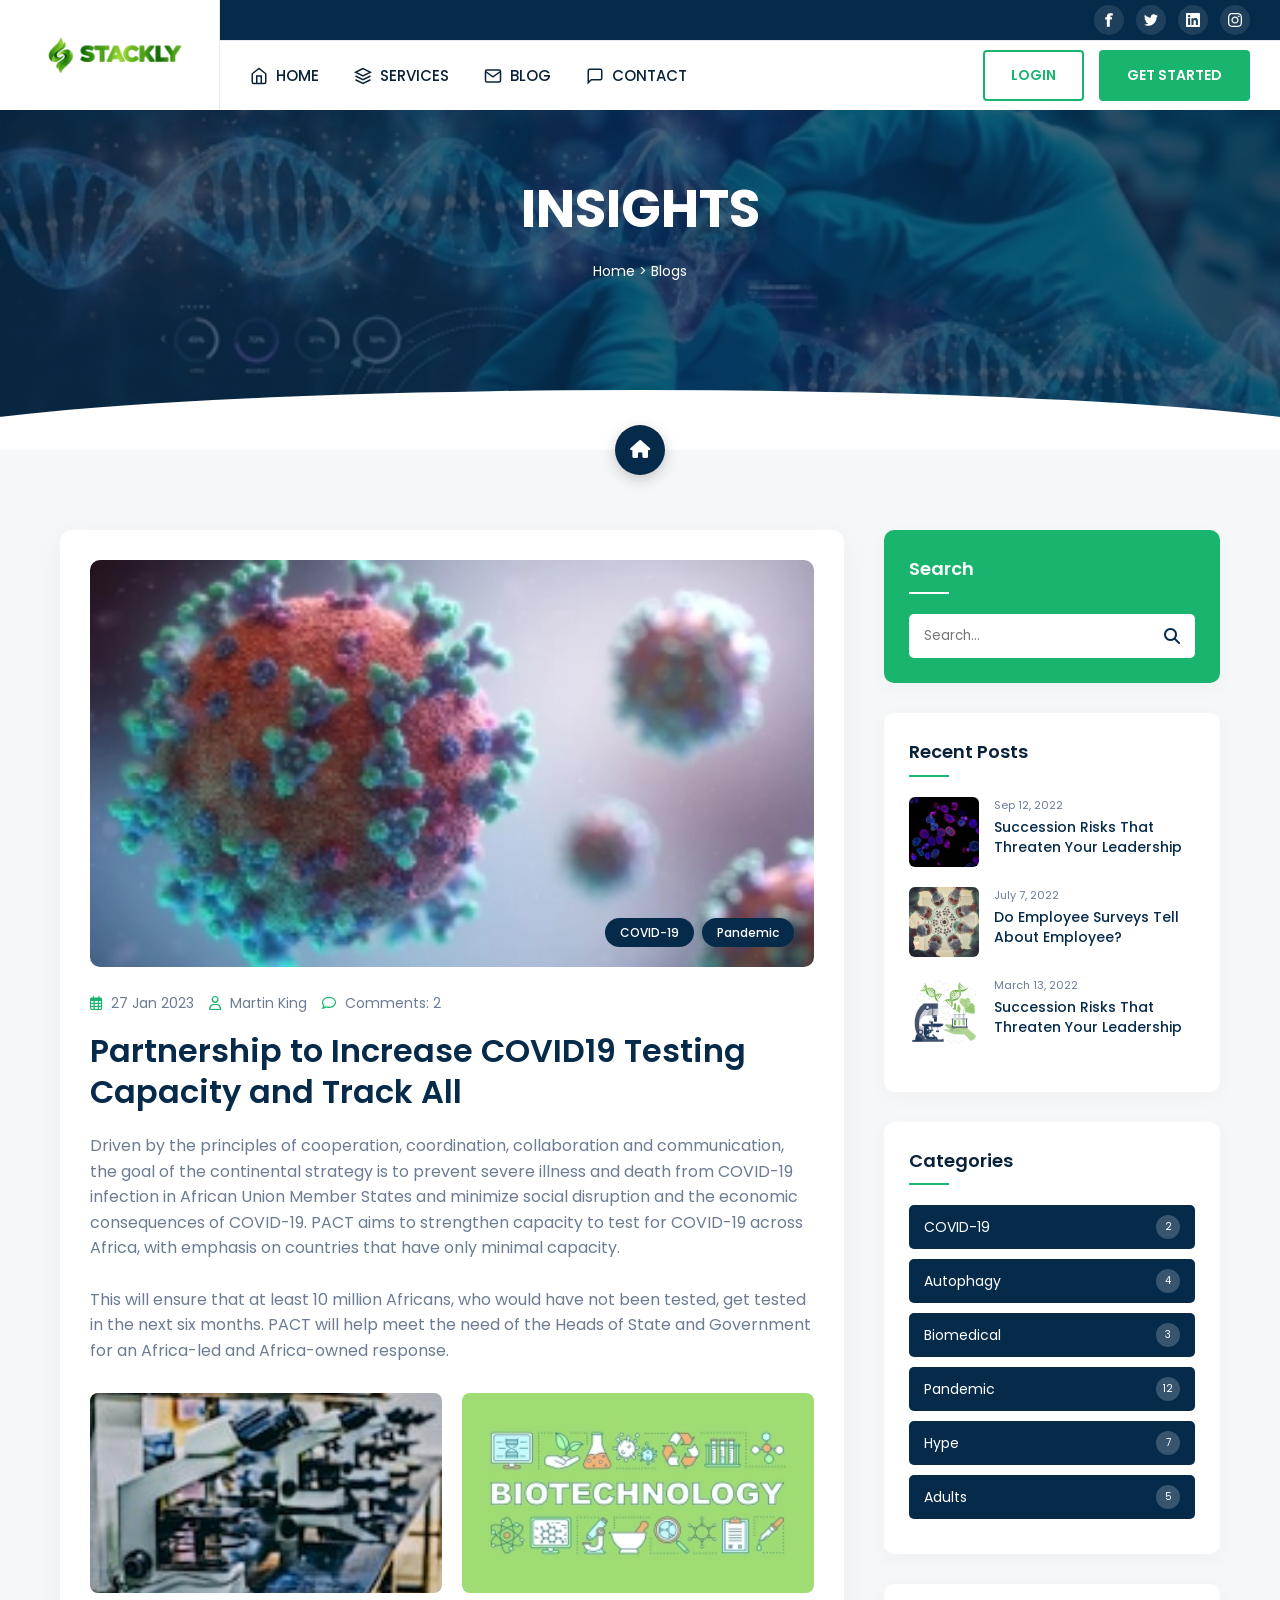
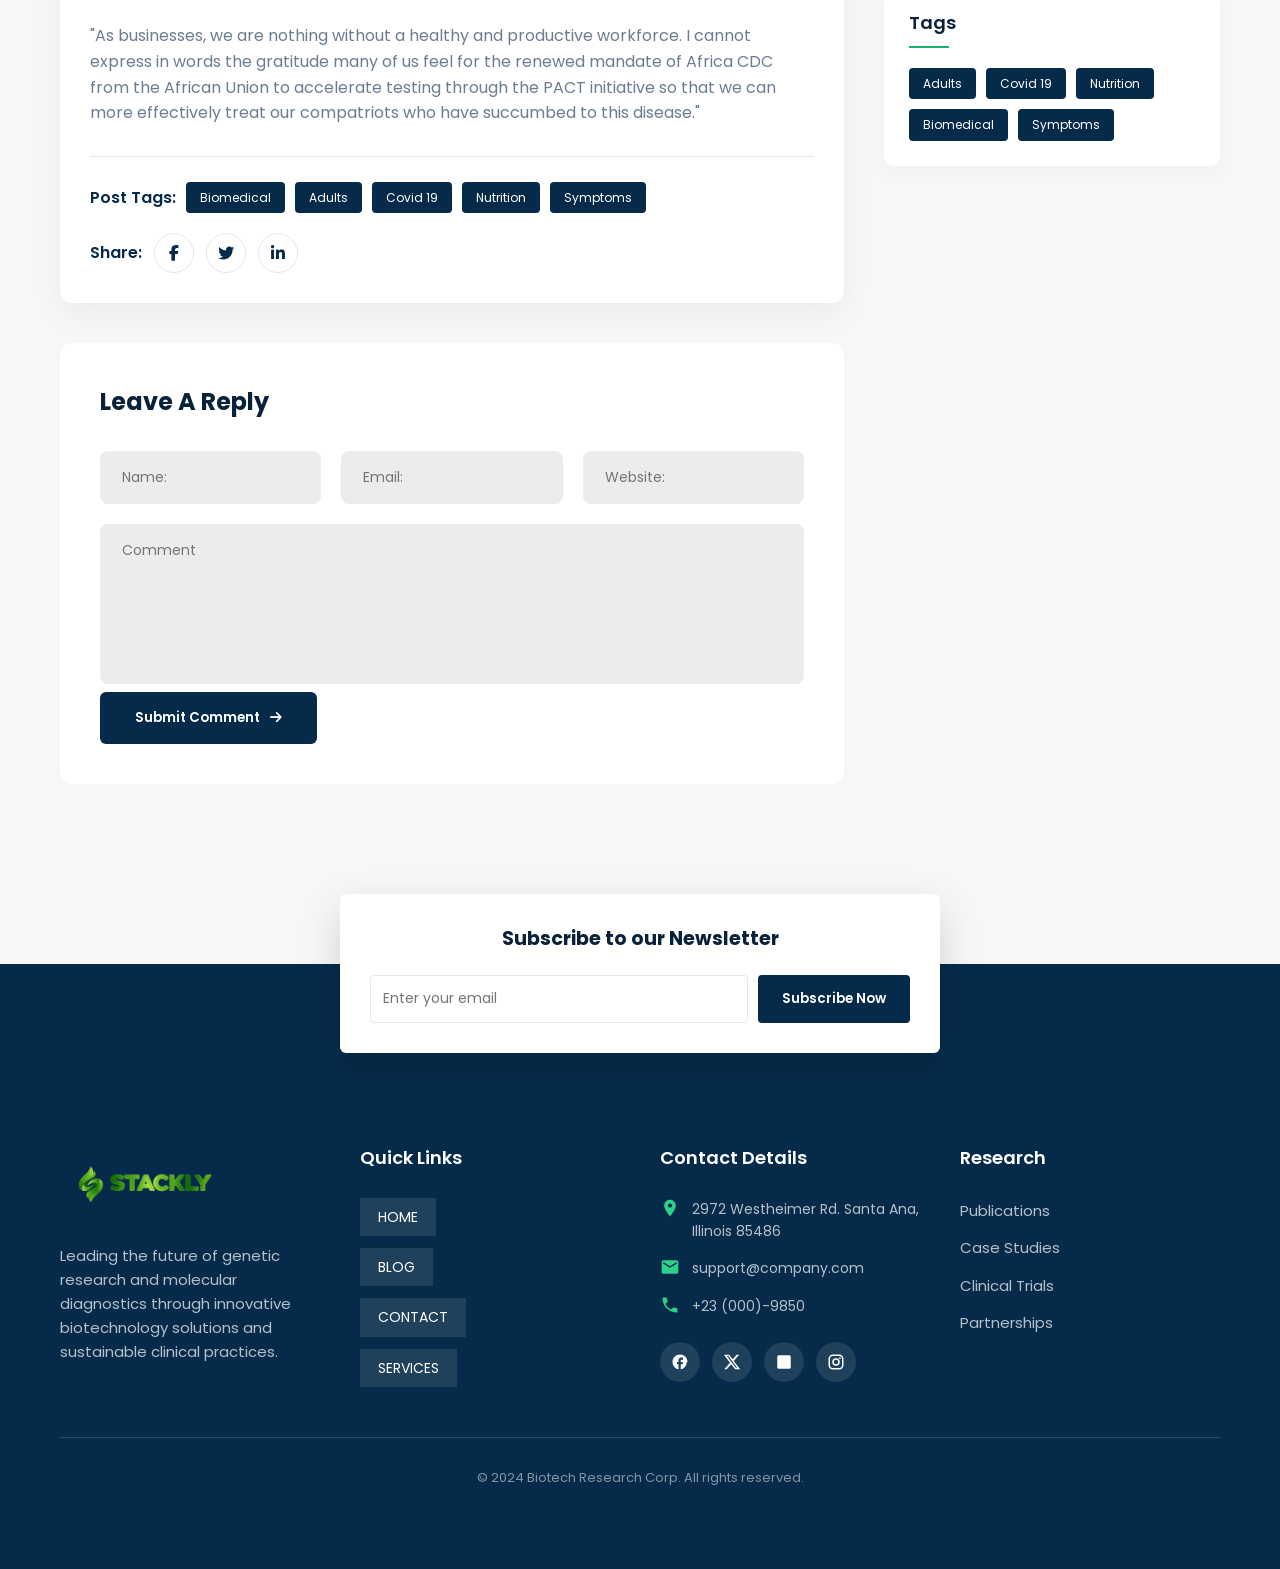
<file: blog.html>
<!doctype html>
<html lang="en">
  <head>
    <meta charset="UTF-8" />
    <meta name="viewport" content="width=device-width, initial-scale=1.0" />
    <title>Our Blog | Biotech Labs</title>
    <!-- Google Fonts: Poppins -->
    <link
      href="https://fonts.googleapis.com/css2?family=Poppins:wght@300;400;500;600;700&display=swap"
      rel="stylesheet"
    />
    <!-- Font Awesome for icons -->
    <link
      rel="stylesheet"
      href="https://cdnjs.cloudflare.com/ajax/libs/font-awesome/6.4.0/css/all.min.css"
    />
    <link rel="preconnect" href="https://fonts.googleapis.com" />
    <link rel="preconnect" href="https://fonts.gstatic.com" crossorigin />
    <link rel="stylesheet" href="./nav.css" />
    <link rel="stylesheet" href="./footer.css" />

    <style>
      :root {
        --navy-dark: #062b4a;
        --navy-deep: #071f3a;
        --navy-light: #0d3558;
        --green-primary: #19b56f;
        --green-hover: #15a362;
        --green-light: #2ed189;
        --teal-accent: #17c3b2;
        --bg-soft: #f5f7f9;
        --card-bg: #ffffff;
        --border-light: #e4e9f0;
        --text-dark: #0a2239;
        --text-light: #6b7c93;
        --text-white: #ffffff;
        --input-bg: #ececec;
        --transition: all 0.4s cubic-bezier(0.165, 0.84, 0.44, 1);
      }

      * {
        margin: 0;
        padding: 0;
        box-sizing: border-box;
      }

      body {
        font-family: "Poppins", sans-serif;
        background-color: var(--bg-soft);
        color: var(--text-dark);
        line-height: 1.6;
        overflow-x: hidden;
      }

      /* --- Global Animations --- */
      .reveal {
        opacity: 0;
        transform: translateY(30px);
        transition:
          opacity 0.8s ease-out,
          transform 0.8s ease-out;
      }

      .reveal.active {
        opacity: 1;
        transform: translateY(0);
      }

      .slide-right {
        opacity: 0;
        transform: translateX(40px);
        transition:
          opacity 0.8s ease-out,
          transform 0.8s ease-out;
      }

      .slide-right.active {
        opacity: 1;
        transform: translateX(0);
      }

      /* --- HERO BANNER --- */
      .hero {
        position: relative;
        height: 450px;
        width: 100%;
        background:
          linear-gradient(rgba(6, 43, 74, 0.75), rgba(6, 43, 74, 0.75)),
          url("./assets/bloghero.webp") center/cover no-repeat;
        display: flex;
        flex-direction: column;
        justify-content: center;
        align-items: center;
        text-align: center;
        color: var(--text-white);
      }

      .hero h1 {
        font-size: 52px;
        font-weight: 700;
        margin-bottom: 10px;
        opacity: 0;
        transform: translateY(20px);
      }

      .breadcrumb {
        font-size: 14px;
        font-weight: 400;
        opacity: 0;
        transform: translateY(20px);
      }

      /* Wave Divider */
      .hero-divider {
        position: absolute;
        bottom: 0;
        left: 0;
        width: 100%;
        height: 60px;
        background: #fff;
        clip-path: ellipse(60% 100% at 50% 100%);
      }

      .home-btn {
        position: absolute;
        bottom: -25px;
        left: 50%;
        transform: translateX(-50%);
        width: 50px;
        height: 50px;
        background: var(--navy-dark);
        color: white;
        border-radius: 50%;
        display: flex;
        align-items: center;
        justify-content: center;
        font-size: 18px;
        z-index: 10;
        box-shadow: 0 4px 15px rgba(0, 0, 0, 0.2);
        text-decoration: none;
        transition: transform 0.3s ease;
      }

      .home-btn:hover {
        transform: translateX(-50%) scale(1.1);
        background: var(--green-primary);
      }

      /* --- Layout --- */
      .container {
        max-width: 1200px;
        margin: 80px auto;
        padding: 0 20px;
        display: grid;
        grid-template-columns: 1fr;
        gap: 40px;
      }

      @media (min-width: 992px) {
        .container {
          grid-template-columns: 7fr 3fr;
        }
      }

      /* --- Blog Content Area --- */
      .blog-card {
        background: var(--card-bg);
        border-radius: 12px;
        box-shadow: 0 10px 30px rgba(0, 0, 0, 0.05);
        padding: 30px;
        margin-bottom: 40px;
      }

      .featured-img-wrapper {
        position: relative;
        width: 100%;
        border-radius: 10px;
        overflow: hidden;
        margin-bottom: 25px;
      }

      .featured-img-wrapper img {
        width: 100%;
        display: block;
        transition: transform 0.5s ease;
      }

      .featured-img-wrapper:hover img {
        transform: scale(1.05);
      }

      .badge-container {
        position: absolute;
        bottom: 20px;
        right: 20px;
        display: flex;
        gap: 8px;
      }

      .badge {
        background: var(--navy-dark);
        color: white;
        padding: 5px 15px;
        border-radius: 20px;
        font-size: 12px;
        font-weight: 500;
      }

      .post-meta {
        color: var(--text-light);
        font-size: 14px;
        margin-bottom: 15px;
        display: flex;
        gap: 15px;
        flex-wrap: wrap;
      }

      .post-meta span i {
        color: var(--green-primary);
        margin-right: 5px;
      }

      .blog-title {
        font-size: 32px;
        color: var(--navy-dark);
        font-weight: 600;
        margin-bottom: 20px;
        line-height: 1.3;
      }

      .blog-text {
        color: var(--text-light);
        margin-bottom: 25px;
        font-size: 16px;
      }

      .article-grid {
        display: grid;
        grid-template-columns: 1fr 1fr;
        gap: 20px;
        margin: 30px 0;
      }

      .article-grid img {
        width: 100%;
        border-radius: 8px;
        height: 200px;
        object-fit: cover;
      }

      /* --- Footer tags & Share --- */
      .post-footer {
        display: flex;
        justify-content: space-between;
        align-items: center;
        border-top: 1px solid var(--border-light);
        padding-top: 25px;
        margin-top: 30px;
        flex-wrap: wrap;
        gap: 20px;
      }

      .tags-group {
        display: flex;
        gap: 10px;
        flex-wrap: wrap;
        align-items: center;
      }

      .tag-pill {
        background: var(--navy-dark);
        color: white;
        padding: 6px 14px;
        border-radius: 4px;
        font-size: 12px;
        text-decoration: none;
        transition: var(--transition);
      }

      .tag-pill:hover {
        background: var(--green-primary);
      }

      .share-group {
        display: flex;
        gap: 12px;
        align-items: center;
      }

      .share-icon {
        width: 40px;
        height: 40px;
        border-radius: 50%;
        display: flex;
        justify-content: center;
        align-items: center;
        border: 1px solid var(--border-light);
        color: var(--navy-dark);
        transition: var(--transition);
        text-decoration: none;
      }

      .share-icon:hover {
        background: var(--navy-dark);
        color: white;
        border-color: var(--navy-dark);
      }

      /* --- Sidebar Widgets --- */
      .sidebar {
        display: flex;
        flex-direction: column;
        gap: 30px;
      }

      .widget {
        background: var(--card-bg);
        border-radius: 10px;
        padding: 25px;
        box-shadow: 0 5px 20px rgba(0, 0, 0, 0.03);
      }

      .widget-title {
        font-size: 18px;
        font-weight: 600;
        margin-bottom: 20px;
        position: relative;
        padding-bottom: 10px;
      }

      .widget-title::after {
        content: "";
        position: absolute;
        left: 0;
        bottom: 0;
        width: 40px;
        height: 2px;
        background: var(--green-primary);
      }

      /* Search Widget */
      .widget-search {
        background: var(--green-primary);
        color: white;
      }
      .widget-search .widget-title::after {
        background: white;
      }

      .search-container {
        position: relative;
        margin-top: 15px;
      }

      .search-container input {
        width: 100%;
        padding: 12px 40px 12px 15px;
        border-radius: 5px;
        border: none;
        font-family: inherit;
      }

      .search-container i {
        position: absolute;
        right: 15px;
        top: 50%;
        transform: translateY(-50%);
        color: var(--navy-dark);
      }

      /* Recent Posts */
      .recent-post-item {
        display: flex;
        gap: 15px;
        margin-bottom: 20px;
      }

      .recent-post-item img {
        width: 70px;
        height: 70px;
        border-radius: 6px;
        object-fit: cover;
      }

      .recent-post-info p {
        font-size: 11px;
        color: var(--text-light);
        margin-bottom: 4px;
      }

      .recent-post-info h4 {
        font-size: 14px;
        font-weight: 500;
        line-height: 1.4;
        color: var(--navy-dark);
      }

      /* Category List */
      .category-list {
        list-style: none;
      }

      .category-item {
        display: flex;
        justify-content: space-between;
        align-items: center;
        background: var(--navy-dark);
        color: white;
        padding: 10px 15px;
        border-radius: 5px;
        margin-bottom: 10px;
        font-size: 14px;
        /* cursor: pointer; */
        transition: var(--transition);
      }

      .category-item:hover {
        background: var(--green-primary);
      }

      .category-count {
        background: rgba(255, 255, 255, 0.2);
        width: 24px;
        height: 24px;
        border-radius: 50%;
        display: flex;
        justify-content: center;
        align-items: center;
        font-size: 10px;
      }

      /* --- Comment Form --- */
      .comment-section {
        background: var(--card-bg);
        border-radius: 12px;
        padding: 40px;
        margin-top: 40px;
      }

      .comment-section h3 {
        font-size: 24px;
        margin-bottom: 30px;
      }

      .form-row {
        display: grid;
        grid-template-columns: 1fr;
        gap: 20px;
        margin-bottom: 20px;
      }

      @media (min-width: 768px) {
        .form-row {
          grid-template-columns: 1fr 1fr 1fr;
        }
      }

      .form-group input,
      .form-group textarea {
        width: 100%;
        background: var(--input-bg);
        border: 2px solid transparent;
        padding: 14px 20px;
        border-radius: 8px;
        font-family: inherit;
        font-size: 14px;
        transition: var(--transition);
      }

      .form-group input:focus,
      .form-group textarea:focus {
        outline: none;
        border-color: var(--green-primary);
        background: white;
      }

      .form-group textarea {
        height: 160px;
        resize: none;
      }

      /* --- Custom Button with Bottom-to-Top Fill --- */
      .btn-submit {
        position: relative;
        background: var(--navy-dark);
        color: white;
        padding: 16px 35px;
        border: none;
        border-radius: 6px;
        font-weight: 600;
        cursor: pointer;
        overflow: hidden;
        z-index: 1;
        display: inline-flex;
        align-items: center;
        gap: 10px;
        transition: color 0.4s ease;
      }

      .btn-submit::before {
        content: "";
        position: absolute;
        bottom: 0;
        left: 0;
        width: 100%;
        height: 0%;
        background: var(--green-primary);
        transition: height 0.4s ease;
        z-index: -1;
      }

      .btn-submit:hover::before {
        height: 100%;
      }

      .btn-submit:hover {
        color: white;
      }

      /* Mobile Specifics */
      @media (max-width: 767px) {
        .hero h1 {
          font-size: 38px;
        }
        .article-grid {
          grid-template-columns: 1fr;
        }
        .blog-title {
          font-size: 24px;
        }
        .post-footer {
          flex-direction: column;
          align-items: flex-start;
        }
        .share-group {
          width: 100%;
          justify-content: flex-start;
          padding-top: 15px;
          border-top: 1px solid var(--border-light);
        }
      }
    </style>
  </head>
  <body>
    <header id="stklynav-header">
      <div class="stklynav-logo">
        <a href="./index.html"
          ><img
            src="./assets/logo.webp"
            alt="Stkly Logo"
            class="stklynav-logo-img"
        /></a>
      </div>

      <div class="stklynav-topbar">
        <div class="stklynav-marquee-container">
          <span class="stklynav-marquee-text"
            >Advancing biotechnology for healthier futures. &nbsp;&nbsp;&nbsp;
            Innovative solutions for a changing world. &nbsp;&nbsp;&nbsp;
            Leading the way in genetic research.</span
          >
        </div>
        <div class="stklynav-socials">
          <a href="./404.html" class="stklynav-social-icon"
            ><svg viewBox="0 0 24 24">
              <path
                d="M18.77,7.46H14.5v-1.9c0-.9.6-1.1,1-1.1h3V.5h-4.33c-4.8,0-5.87,3.6-5.87,5.87V7.46H5.47v3.83h2.83v12.21h5.05v-12.21h3.42l.52-3.83Z"
              /></svg
          ></a>
          <a href="./404.html" class="stklynav-social-icon"
            ><svg viewBox="0 0 24 24">
              <path
                d="M23.95,4.57c-.88.39-1.83.65-2.83.77,1.02-.61,1.79-1.58,2.16-2.72-.95.56-2.01.97-3.13,1.19-.9-.96-2.17-1.56-3.59-1.56-2.72,0-4.92,2.2-4.92,4.92,0,.39.04.76.13,1.12C7.69,8.09,4.07,6.13,1.64,3.16c-.42.73-.67,1.58-.67,2.48,0,1.71.87,3.22,2.19,4.1-.81-.03-1.56-.25-2.23-.61v.06c0,2.39,1.7,4.38,3.95,4.83-.41.11-.85.17-1.3.17-.32,0-.63-.03-.93-.09.63,1.96,2.45,3.39,4.6,3.43-1.68,1.32-3.8,2.1-6.1,2.1-.4,0-.79-.02-1.18-.07,2.18,1.39,4.76,2.21,7.55,2.21,9.05,0,14-7.5,14-14,0-.21,0-.42-.01-.63,1-.72,1.85-1.61,2.53-2.62Z"
              /></svg
          ></a>
          <a href="./404.html" class="stklynav-social-icon"
            ><svg viewBox="0 0 24 24">
              <path
                d="M22.23,0H1.77C.79,0,0,.77,0,1.72v20.56c0,.95.79,1.72,1.77,1.72h20.45c.98,0,1.77-.77,1.77-1.72V1.72c0-.95-.79-1.72-1.77-1.72ZM7.12,20.45h-3.56V9h3.56v11.45ZM5.34,7.43c-1.14,0-2.06-.92-2.06-2.06s.92-2.06,2.06-2.06,2.06.92,2.06,2.06-.92,2.06-2.06,2.06ZM20.45,20.45h-3.56v-5.57c0-1.33-.03-3.04-1.85-3.04-1.85,0-2.14,1.45-2.14,2.95v5.67h-3.56V9h3.42v1.56h.05c.48-.9,1.64-1.85,3.37-1.85,3.61,0,4.27,2.37,4.27,5.46v6.28Z"
              /></svg
          ></a>
          <a href="./404.html" class="stklynav-social-icon"
            ><svg viewBox="0 0 24 24">
              <path
                d="M12,2.16c3.2,0,3.58.01,4.85.07,1.17.05,1.81.25,2.23.41.56.22.96.48,1.38.9.42.42.68.82.9,1.38.16.42.36,1.06.41,2.23.06,1.27.07,1.65.07,4.85s-.01,3.58-.07,4.85c-.05,1.17-.25,1.81-.41,2.23-.22.56-.48.96-.9,1.38-.42.42-.82.68-1.38.9-.42.16-1.06.36-2.23.41-1.27.06-1.65.07-4.85.07s-3.58-.01-4.85-.07c-1.17-.05-1.81-.25-2.23-.41-.56-.22-.96-.48-1.38-.9-.42-.42-.68-.82-.9-1.38-.16-.42-.36-1.06-.41-2.23-.06-1.27-.07-1.65-.07-4.85s.01-3.58.07-4.85c.05-1.17.25-1.81.41-2.23.22-.56.48-.96.9-1.38.42-.42.82-.68,1.38-.9.42-.16,1.06-.36,2.23-.41,1.27-.06,1.65-.07,4.85-.07m0-2.16C8.74,0,8.33.01,7.05.07c-1.28.06-2.15.26-2.91.56-.79.31-1.45.71-2.11,1.38-.66.66-1.07,1.33-1.38,2.11-.29.76-.5,1.63-.56,2.91C.01,8.33,0,8.74,0,12s.01,3.67.07,4.95c.06,1.28.26,2.15.56,2.91.31.79.71,1.45,1.38,2.11.66.66,1.33,1.07,2.11,1.38.76.29,1.63.5,2.91.56,1.28.06,1.68.07,4.95.07s3.67-.01,4.95-.07c1.28-.06,2.15-.26,2.91-.56.79-.31,1.45-.71,2.11-1.38.66-.66,1.07-1.33,1.38-2.11.29-.76.5-1.63.56-2.91.06-1.28.07-1.68.07-4.95s-.01-3.67-.07-4.95c-.06-1.28-.26-2.15-.56-2.91-.31-.79-.71-1.45-1.38-2.11-.66-.66-1.33-1.07-2.11-1.38-.76-.29-1.63-.5-2.91-.56-1.28-.06-1.68-.07-4.95-.07Z"
              />
              <path
                d="M12,5.84c-3.4,0-6.16,2.76-6.16,6.16s2.76,6.16,6.16,6.16,6.16-2.76,6.16-6.16-2.76-6.16-6.16-6.16m0,10.16c-2.21,0-4-1.79-4-4s1.79-4,4-4,4,1.79,4,4-1.79,4-4,4Z"
              />
              <circle cx="18.41" cy="5.59" r="1.44" /></svg
          ></a>
        </div>
      </div>

      <div class="stklynav-main">
        <nav class="stklynav-menu">
          <a href="./index.html" class="stklynav-item"
            ><svg viewBox="0 0 24 24">
              <path d="M3 9l9-7 9 7v11a2 2 0 0 1-2 2H5a2 2 0 0 1-2-2z"></path>
              <polyline points="9 22 9 12 15 12 15 22"></polyline></svg
            ><span>HOME</span></a
          >
          <a href="./services.html" class="stklynav-item"
            ><svg viewBox="0 0 24 24">
              <polygon points="12 2 2 7 12 12 22 7 12 2"></polygon>
              <polyline points="2 17 12 22 22 17"></polyline>
              <polyline points="2 12 12 17 22 12"></polyline></svg
            ><span>SERVICES</span></a
          >
          <a href="./blog.html" class="stklynav-item"
            ><svg viewBox="0 0 24 24">
              <path
                d="M4 4h16c1.1 0 2 .9 2 2v12c0 1.1-.9 2-2 2H4c-1.1 0-2-.9-2-2V6c0-1.1.9-2 2-2z"
              ></path>
              <polyline points="22,6 12,13 2,6"></polyline></svg
            ><span>BLOG</span></a
          >
          <a href="./contact.html" class="stklynav-item"
            ><svg viewBox="0 0 24 24">
              <path
                d="M21 15a2 2 0 0 1-2 2H7l-4 4V5a2 2 0 0 1 2-2h14a2 2 0 0 1 2 2z"
              ></path></svg
            ><span>CONTACT</span></a
          >
        </nav>

        <div class="stklynav-actions">
          <a href="./login.html" class="stklynav-btn stklynav-btn-login"
            >LOGIN</a
          >
          <a href="./signup.html" class="stklynav-btn stklynav-btn-start"
            >GET STARTED</a
          >
        </div>

        <button class="stklynav-hamburger" id="stklynav-hamburger-btn">
          <svg
            width="28"
            height="28"
            viewBox="0 0 24 24"
            fill="none"
            stroke="currentColor"
            stroke-width="2"
            stroke-linecap="round"
            stroke-linejoin="round"
          >
            <line x1="3" y1="12" x2="21" y2="12"></line>
            <line x1="3" y1="6" x2="21" y2="6"></line>
            <line x1="3" y1="18" x2="21" y2="18"></line>
          </svg>
        </button>
      </div>
    </header>

    <!-- MOBILE OVERLAY REDESIGNED -->
    <div class="stklynav-mobile" id="stklynav-mobile-overlay">
      <div class="stklynav-mobile-header">
        <a href="./index.html">
          <img src="./assets/logo.webp" alt="Logo" class="stklynav-mobile-logo"
        /></a>
        <button class="stklynav-close" id="stklynav-close-btn">
          <svg
            width="24"
            height="24"
            viewBox="0 0 24 24"
            fill="none"
            stroke="currentColor"
            stroke-width="2"
            stroke-linecap="round"
            stroke-linejoin="round"
          >
            <line x1="18" y1="6" x2="6" y2="18"></line>
            <line x1="6" y1="6" x2="18" y2="18"></line>
          </svg>
        </button>
      </div>

      <nav class="stklynav-mobile-menu">
        <a href="./index.html" class="stklynav-mobile-item">
          <svg viewBox="0 0 24 24">
            <path d="M3 9l9-7 9 7v11a2 2 0 0 1-2 2H5a2 2 0 0 1-2-2z"></path>
            <polyline points="9 22 9 12 15 12 15 22"></polyline>
          </svg>
          HOME
        </a>
        <a href="./services.html" class="stklynav-mobile-item">
          <svg viewBox="0 0 24 24">
            <polygon points="12 2 2 7 12 12 22 7 12 2"></polygon>
            <polyline points="2 17 12 22 22 17"></polyline>
            <polyline points="2 12 12 17 22 12"></polyline>
          </svg>
          SERVICES
        </a>
        <a href="./blog.html" class="stklynav-mobile-item">
          <svg viewBox="0 0 24 24">
            <path
              d="M4 4h16c1.1 0 2 .9 2 2v12c0 1.1-.9 2-2 2H4c-1.1 0-2-.9-2-2V6c0-1.1.9-2 2-2z"
            ></path>
            <polyline points="22,6 12,13 2,6"></polyline>
          </svg>
          BLOG
        </a>
        <a href="./contact.html" class="stklynav-mobile-item">
          <svg viewBox="0 0 24 24">
            <path
              d="M21 15a2 2 0 0 1-2 2H7l-4 4V5a2 2 0 0 1 2-2h14a2 2 0 0 1 2 2z"
            ></path>
          </svg>
          CONTACT
        </a>
      </nav>

      <div class="stklynav-mobile-footer">
        <a href="./login.html" class="stklynav-btn stklynav-btn-login">LOGIN</a>
        <a href="./signup.html" class="stklynav-btn stklynav-btn-start"
          >GET STARTED</a
        >
      </div>
    </div>
    <!-- Hero Section -->
    <!-- <header class="hero">
      <div class="reveal">
        <h1>Our Blog</h1>
        <p>
          Home &nbsp;
          <i class="fas fa-chevron-right" style="font-size: 12px"></i> &nbsp;
          Blog
        </p>
      </div>

      <div class="wave-container">
        <svg viewBox="0 0 1440 120" xmlns="http://www.w3.org/2000/svg">
          <path
            d="M0,64L80,69.3C160,75,320,85,480,80C640,75,800,53,960,48C1120,43,1280,53,1360,58.7L1440,64L1440,120L1360,120C1280,120,1120,120,960,120C800,120,640,120,480,120C320,120,160,120,80,120L0,120Z"
          ></path>
        </svg>
      </div>
      <div class="floating-home">
        <i class="fas fa-home"></i>
      </div>
    </header> -->

    <section class="hero">
      <h1 class="reveal">INSIGHTS</h1>
      <div class="breadcrumb reveal">Home > Blogs</div>
      <div class="hero-divider"></div>
      <a href="./index.html" class="home-btn"><i class="fas fa-home"></i></a>
    </section>
    <div class="container">
      <!-- Main Blog Area -->
      <main class="content-area">
        <article class="blog-card reveal">
          <div class="featured-img-wrapper">
            <img src="./assets/b1.webp" alt="Covid Research" />
            <div class="badge-container">
              <span class="badge">COVID-19</span>
              <span class="badge">Pandemic</span>
            </div>
          </div>

          <div class="post-meta">
            <span><i class="far fa-calendar-alt"></i> 27 Jan 2023</span>
            <span><i class="far fa-user"></i> Martin King</span>
            <span><i class="far fa-comment"></i> Comments: 2</span>
          </div>

          <h2 class="blog-title">
            Partnership to Increase COVID19 Testing Capacity and Track All
          </h2>

          <div class="blog-text">
            <p>
              Driven by the principles of cooperation, coordination,
              collaboration and communication, the goal of the continental
              strategy is to prevent severe illness and death from COVID-19
              infection in African Union Member States and minimize social
              disruption and the economic consequences of COVID-19. PACT aims to
              strengthen capacity to test for COVID-19 across Africa, with
              emphasis on countries that have only minimal capacity.
            </p>
            <br />
            <p>
              This will ensure that at least 10 million Africans, who would have
              not been tested, get tested in the next six months. PACT will help
              meet the need of the Heads of State and Government for an
              Africa-led and Africa-owned response.
            </p>
          </div>

          <div class="article-grid">
            <img src="./assets/b2.webp" alt="Lab Work" />
            <img src="./assets/b6.webp" alt="Vaccine" />
          </div>

          <div class="blog-text">
            <p>
              "As businesses, we are nothing without a healthy and productive
              workforce. I cannot express in words the gratitude many of us feel
              for the renewed mandate of Africa CDC from the African Union to
              accelerate testing through the PACT initiative so that we can more
              effectively treat our compatriots who have succumbed to this
              disease."
            </p>
          </div>

          <div class="post-footer">
            <div class="tags-group">
              <span style="font-weight: 600; color: var(--navy-dark)"
                >Post Tags:</span
              >
              <a href="./404.html" class="tag-pill">Biomedical</a>
              <a href="./404.html" class="tag-pill">Adults</a>
              <a href="./404.html" class="tag-pill">Covid 19</a>
              <a href="./404.html" class="tag-pill">Nutrition</a>
              <a href="./404.html" class="tag-pill">Symptoms</a>
            </div>
            <div class="share-group">
              <span style="font-weight: 600; color: var(--navy-dark)"
                >Share:</span
              >
              <a href="./404.html" class="share-icon"
                ><i class="fab fa-facebook-f"></i
              ></a>
              <a href="./404.html" class="share-icon"
                ><i class="fab fa-twitter"></i
              ></a>
              <a href="./404.html" class="share-icon"
                ><i class="fab fa-linkedin-in"></i
              ></a>
            </div>
          </div>
        </article>

        <!-- Comment Form -->
        <section class="comment-section reveal">
          <h3>Leave A Reply</h3>
          <form id="commentForm" action="./404.html">
            <div class="form-row">
              <div class="form-group">
                <input type="text" placeholder="Name:" required />
              </div>
              <div class="form-group">
                <input type="email" placeholder="Email:" required />
              </div>
              <div class="form-group">
                <input type="text" placeholder="Website:" required />
              </div>
            </div>
            <div class="form-group">
              <textarea placeholder="Comment"></textarea>
            </div>
            <button type="submit" class="btn-submit">
              Submit Comment <i class="fas fa-arrow-right"></i>
            </button>
          </form>
        </section>
      </main>

      <!-- Sidebar -->
      <aside class="sidebar">
        <!-- Search Widget -->
        <div class="widget widget-search slide-right">
          <h3 class="widget-title">Search</h3>
          <div class="search-container">
            <input type="text" placeholder="Search..." />
            <i class="fas fa-search"></i>
          </div>
        </div>

        <!-- Recent Posts -->
        <div class="widget slide-right">
          <h3 class="widget-title">Recent Posts</h3>

          <div class="recent-post-item">
            <img src="./assets/b3.webp" alt="Recent 1" />
            <div class="recent-post-info">
              <p>Sep 12, 2022</p>
              <h4>Succession Risks That Threaten Your Leadership</h4>
            </div>
          </div>

          <div class="recent-post-item">
            <img src="./assets/b4.webp" alt="Recent 2" />
            <div class="recent-post-info">
              <p>July 7, 2022</p>
              <h4>Do Employee Surveys Tell About Employee?</h4>
            </div>
          </div>

          <div class="recent-post-item">
            <img src="./assets/b5.webp" alt="Recent 3" />
            <div class="recent-post-info">
              <p>March 13, 2022</p>
              <h4>Succession Risks That Threaten Your Leadership</h4>
            </div>
          </div>
        </div>

        <!-- Categories -->
        <div class="widget slide-right">
          <h3 class="widget-title">Categories</h3>
          <div class="category-list">
            <div class="category-item">
              COVID-19 <span class="category-count">2</span>
            </div>
            <div class="category-item">
              Autophagy <span class="category-count">4</span>
            </div>
            <div class="category-item">
              Biomedical <span class="category-count">3</span>
            </div>
            <div class="category-item">
              Pandemic <span class="category-count">12</span>
            </div>
            <div class="category-item">
              Hype <span class="category-count">7</span>
            </div>
            <div class="category-item">
              Adults <span class="category-count">5</span>
            </div>
          </div>
        </div>

        <!-- Tags Cloud -->
        <div class="widget slide-right">
          <h3 class="widget-title">Tags</h3>
          <div class="tags-group">
            <a href="./404.html" class="tag-pill">Adults</a>
            <a href="./404.html" class="tag-pill">Covid 19</a>
            <a href="./404.html" class="tag-pill">Nutrition</a>
            <a href="./404.html" class="tag-pill">Biomedical</a>
            <a href="./404.html" class="tag-pill">Symptoms</a>
          </div>
        </div>
      </aside>
    </div>
    <footer class="stklyfoot-footer">
      <div class="stklyfoot-container">
        <div class="stklyfoot-newsletter" id="stklyfoot-newsletter">
          <h3>Subscribe to our Newsletter</h3>
          <form class="stklyfoot-form" action="./404.html">
            <input
              type="email"
              class="stklyfoot-email"
              placeholder="Enter your email"
              required
            />
            <button class="stklyfoot-subscribe">Subscribe Now</button>
          </form>
        </div>

        <div class="stklyfoot-grid">
          <div class="stklyfoot-column stklyfoot-about">
            <a href="./index.html">
              <img src="./assets/logo.webp" alt="Logo" class="stklyfoot-logo"
            /></a>
            <p class="stklyfoot-description">
              Leading the future of genetic research and molecular diagnostics
              through innovative biotechnology solutions and sustainable
              clinical practices.
            </p>
          </div>

          <div class="stklyfoot-column stklyfoot-links">
            <h4 class="stklyfoot-heading">Quick Links</h4>
            <div class="stklyfoot-chips">
              <a href="./index.html" class="stklyfoot-chip">HOME</a>
              <a href="./blog.html" class="stklyfoot-chip">BLOG</a>
              <a href="./contact.html" class="stklyfoot-chip">CONTACT</a>
              <a href="./services.html" class="stklyfoot-chip">SERVICES</a>
            </div>
          </div>

          <div class="stklyfoot-column stklyfoot-contact">
            <h4 class="stklyfoot-heading">Contact Details</h4>

            <div class="stklyfoot-contact-item">
              <svg viewBox="0 0 24 24">
                <path
                  d="M12 2C8.13 2 5 5.13 5 9c0 5.25 7 13 7 13s7-7.75 7-13c0-3.87-3.13-7-7-7zm0 9.5c-1.38 0-2.5-1.12-2.5-2.5s1.12-2.5 2.5-2.5 2.5 1.12 2.5 2.5-1.12 2.5-2.5 2.5z"
                />
              </svg>
              <span>2972 Westheimer Rd. Santa Ana, Illinois 85486</span>
            </div>

            <div class="stklyfoot-contact-item">
              <svg viewBox="0 0 24 24">
                <path
                  d="M20 4H4c-1.1 0-1.99.9-1.99 2L2 18c0 1.1.9 2 2 2h16c1.1 0 2-.9 2-2V6c0-1.1-.9-2-2-2zm0 4l-8 5-8-5V6l8 5 8-5v2z"
                />
              </svg>
              <span>support@company.com</span>
            </div>

            <div class="stklyfoot-contact-item">
              <svg viewBox="0 0 24 24">
                <path
                  d="M6.62 10.79c1.44 2.83 3.76 5.14 6.59 6.59l2.2-2.2c.27-.27.67-.36 1.02-.24 1.12.37 2.33.57 3.57.57.55 0 1 .45 1 1V20c0 .55-.45 1-1 1-9.39 0-17-7.61-17-17 0-.55.45-1 1-1h3.5c.55 0 1 .45 1 1 0 1.25.2 2.45.57 3.57.11.35.03.74-.25 1.02l-2.2 2.2z"
                />
              </svg>
              <span>+23 (000)-9850</span>
            </div>

            <div class="stklyfoot-socials">
              <!-- Facebook -->
              <a href="./404.html" class="stklyfoot-social-icon">
                <svg viewBox="0 0 24 24">
                  <path
                    d="M22 12c0-5.52-4.48-10-10-10S2 6.48 2 12c0 4.84 3.44 8.87 8 9.8V15H8v-3h2V9.5C10 7.57 11.57 6 13.5 6H16v3h-2c-.55 0-1 .45-1 1V12h3l-.5 3h-2.5v6.8c4.56-.93 8-4.96 8-9.8z"
                  />
                </svg>
              </a>
              <!-- Twitter (X) -->
              <a href="./404.html" class="stklyfoot-social-icon">
                <svg viewBox="0 0 24 24">
                  <path
                    d="M18.244 2.25h3.308l-7.227 8.26 8.502 11.24H16.17l-5.214-6.817L4.99 21.75H1.68l7.73-8.835L1.254 2.25H8.08l4.713 6.231zm-1.161 17.52h1.833L7.084 4.126H5.117z"
                  />
                </svg>
              </a>
              <!-- LinkedIn -->
              <a href="./404.html" class="stklyfoot-social-icon">
                <svg viewBox="0 0 24 24">
                  <path
                    d="M19 3a2 2 0 0 1 2 2v14a2 2 0 0 1-2 2H5a2 2 0 0 1-2-2V5a2 2 0 0 1 2-2h14m-2.25 15.5h-2.5V11c0-.83-.67-1.5-1.5-1.5s-1.5.67-1.5 1.5v7.5H8.75V9h2.5v1.25c.5-.75 1.5-1.25 2.5-1.25 1.93 0 3.5 1.57 3.5 3.5v5.5zM7.5 7.5h-2v-2h2v2z"
                  />
                </svg>
              </a>
              <!-- Instagram -->
              <a href="./404.html" class="stklyfoot-social-icon">
                <svg viewBox="0 0 24 24">
                  <path
                    d="M7.8 2h8.4C19.4 2 22 4.6 22 7.8v8.4a5.8 5.8 0 0 1-5.8 5.8H7.8C4.6 22 2 19.4 2 16.2V7.8A5.8 5.8 0 0 1 7.8 2m-.2 2A3.6 3.6 0 0 0 4 7.6v8.8A3.6 3.6 0 0 0 7.6 20h8.8a3.6 3.6 0 0 0 3.6-3.6V7.6A3.6 3.6 0 0 0 16.4 4H7.6m9.65 1.5a1.25 1.25 0 0 1 1.25 1.25A1.25 1.25 0 0 1 17.25 8 1.25 1.25 0 0 1 16 6.75a1.25 1.25 0 0 1 1.25-1.25M12 7a5 5 0 0 1 5 5 5 5 0 0 1-5 5 5 5 0 0 1-5-5 5 5 0 0 1 5-5m0 2a3 3 0 0 0-3 3 3 3 0 0 0 3 3 3 3 0 0 0 3-3 3 3 0 0 0-3-3z"
                  />
                </svg>
              </a>
            </div>
          </div>

          <div class="stklyfoot-column stklyfoot-research">
            <h4 class="stklyfoot-heading">Research</h4>
            <ul class="stklyfoot-research-list">
              <li class="stklyfoot-research-item">
                <a href="./404.html" class="stklyfoot-research-link"
                  >Publications</a
                >
              </li>
              <li class="stklyfoot-research-item">
                <a href="./404.html" class="stklyfoot-research-link"
                  >Case Studies</a
                >
              </li>
              <li class="stklyfoot-research-item">
                <a href="./404.html" class="stklyfoot-research-link"
                  >Clinical Trials</a
                >
              </li>
              <li class="stklyfoot-research-item">
                <a href="./404.html" class="stklyfoot-research-link"
                  >Partnerships</a
                >
              </li>
            </ul>
          </div>
        </div>

        <div class="stklyfoot-divider"></div>
        <p class="stklyfoot-copyright">
          &copy; 2024 Biotech Research Corp. All rights reserved.
        </p>
      </div>
    </footer>
    <script src="./nav.js"></script>
    <script src="./footer.js"></script>
    <script>
      document.addEventListener("DOMContentLoaded", () => {
        // Intersection Observer for scroll animations
        const observerOptions = {
          threshold: 0.15,
        };

        const observer = new IntersectionObserver((entries) => {
          entries.forEach((entry) => {
            if (entry.isIntersecting) {
              entry.target.classList.add("active");
              // Once animated, we don't need to observe it anymore
              observer.unobserve(entry.target);
            }
          });
        }, observerOptions);

        // Targets
        const revealElements = document.querySelectorAll(
          ".reveal, .slide-right",
        );
        revealElements.forEach((el) => observer.observe(el));

        // Form Submission (Prevent Default)
        const commentForm = document.getElementById("commentForm");
        commentForm.addEventListener("submit", (e) => {
          <!-- e.preventDefault(); -->
          const btn = e.target.querySelector("button");
          const originalText = btn.innerHTML;

          btn.innerHTML = "Sending...";

          setTimeout(() => {
            btn.innerHTML = "Comment Sent!";
            btn.style.background = "#19b56f";
            commentForm.reset();

            setTimeout(() => {
              btn.innerHTML = originalText;
              btn.style.background = "";
            }, 3000);
          }, 1500);
        });
      });
    </script>
  </body>
</html>
</file>
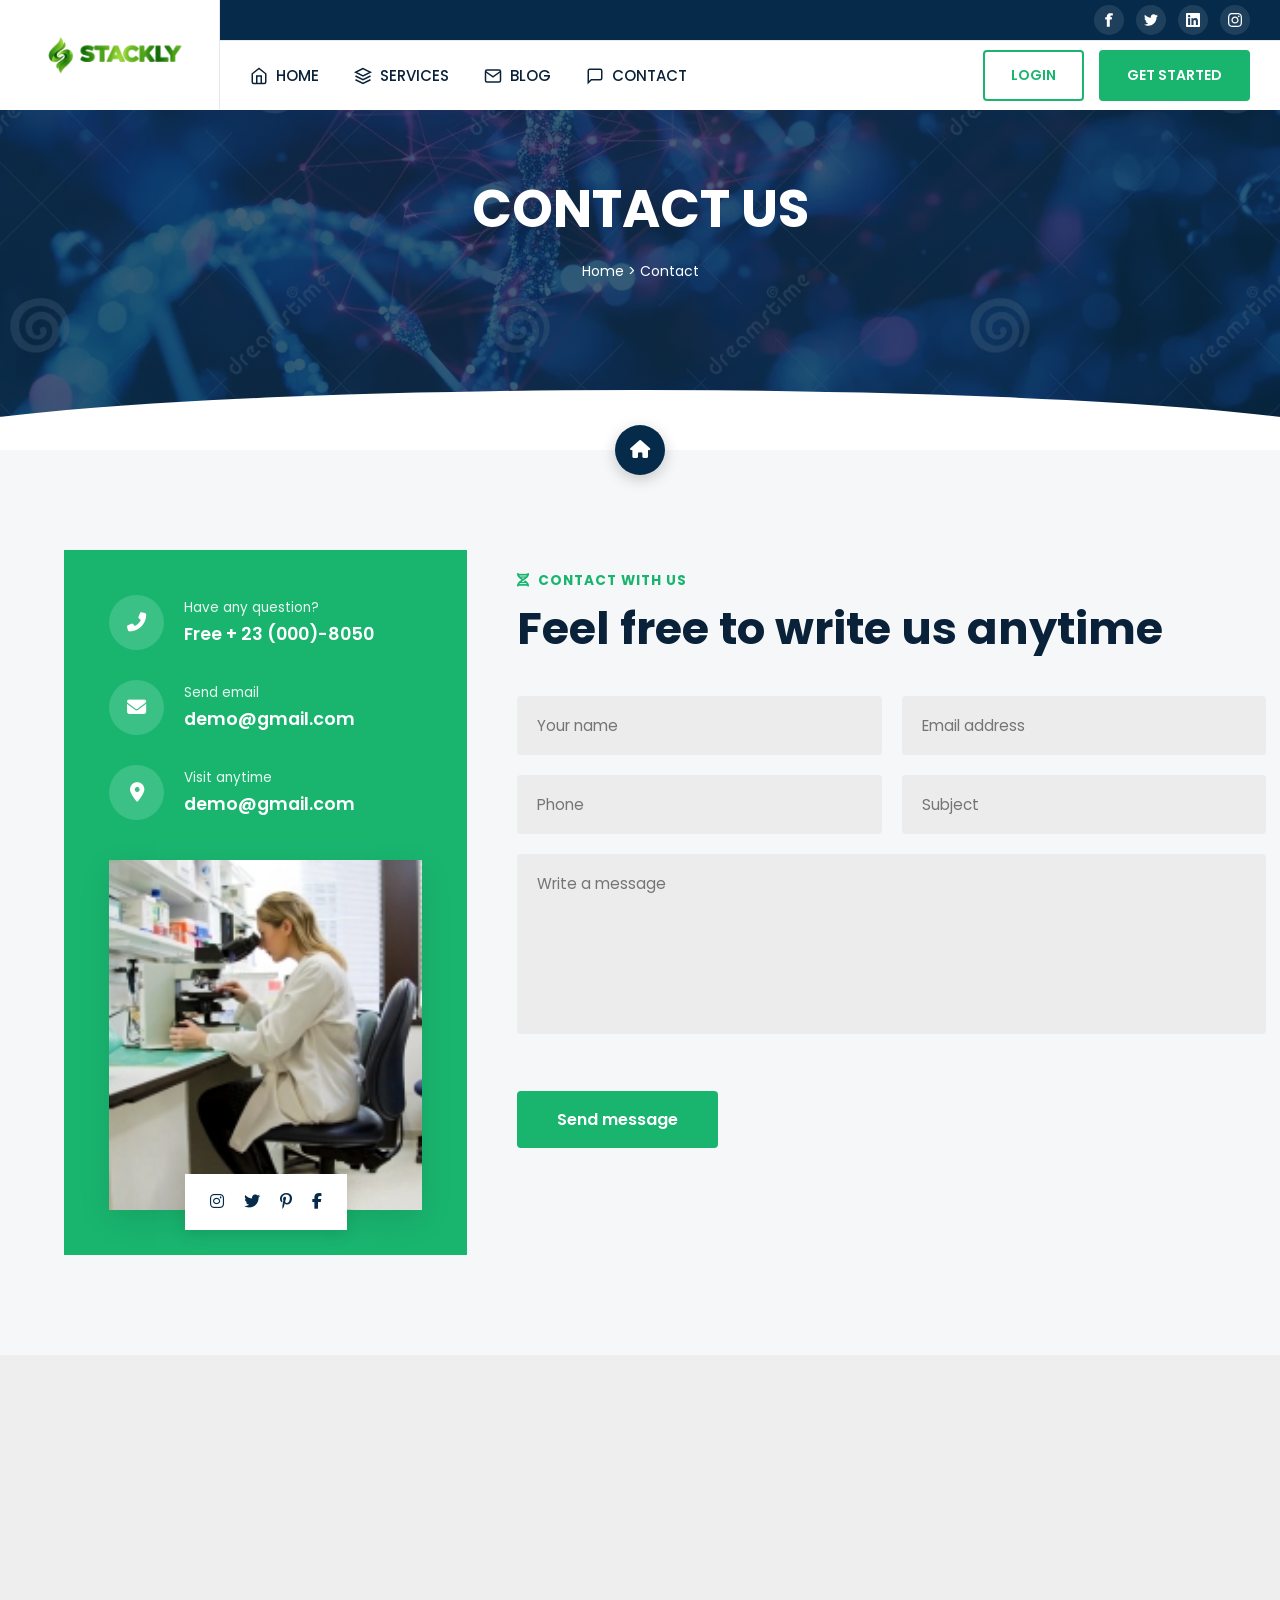
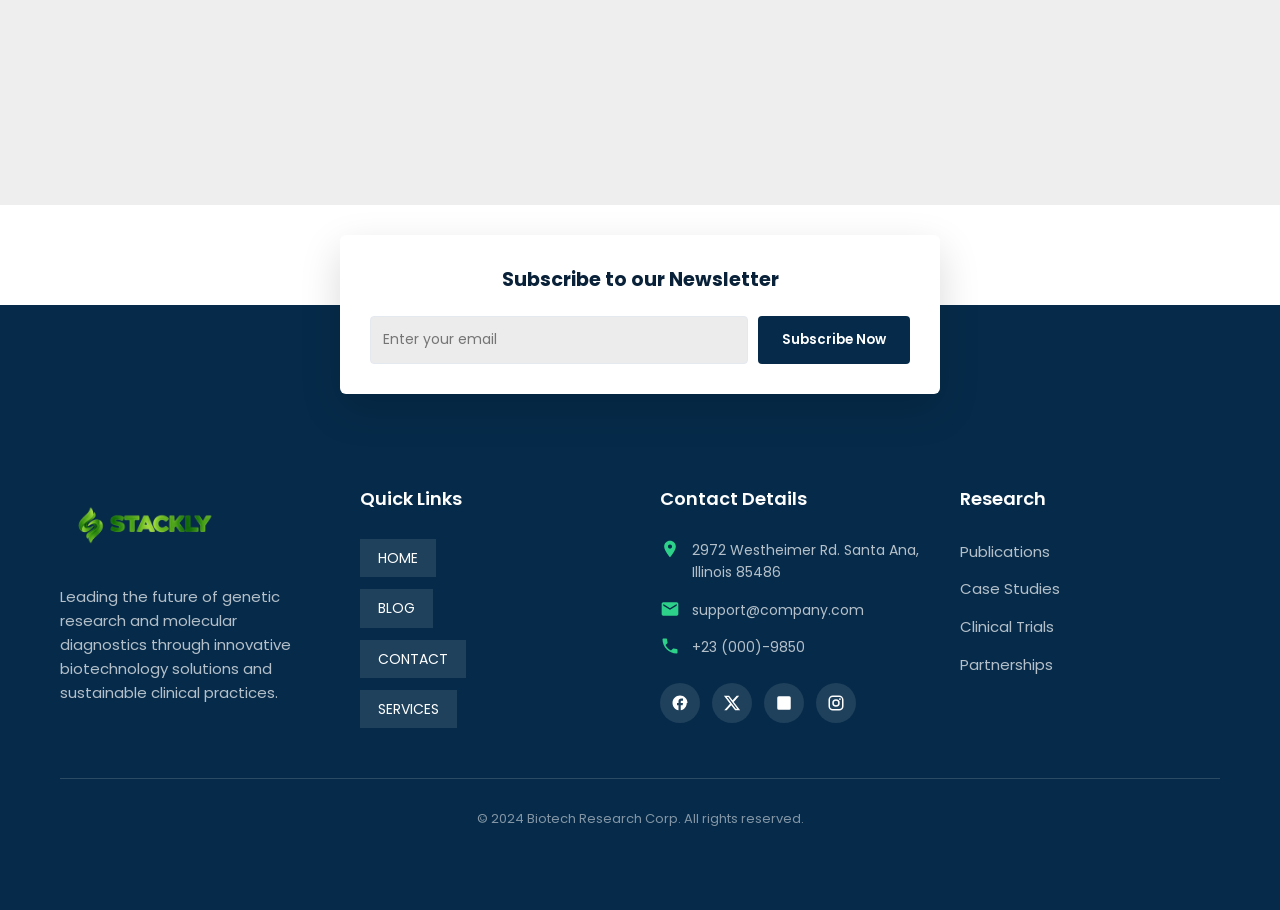
<file: contact.html>
<!doctype html>
<html lang="en">
  <head>
    <meta charset="UTF-8" />
    <meta name="viewport" content="width=device-width, initial-scale=1.0" />
    <title>Contact - Laboix</title>
    <!-- Google Fonts: Poppins -->
    <link
      href="https://fonts.googleapis.com/css2?family=Poppins:wght@300;400;500;600;700&display=swap"
      rel="stylesheet"
    />
    <!-- Font Awesome for Icons -->
    <link
      rel="stylesheet"
      href="https://cdnjs.cloudflare.com/ajax/libs/font-awesome/6.4.0/css/all.min.css"
    />
    <link rel="preconnect" href="https://fonts.googleapis.com" />
    <link rel="preconnect" href="https://fonts.gstatic.com" crossorigin />
    <link rel="stylesheet" href="./nav.css" />
    <link rel="stylesheet" href="./footer.css" />
    <style>
      :root {
        --navy-dark: #062b4a;
        --navy-deep: #071f3a;
        --navy-light: #0d3558;
        --green-primary: #19b56f;
        --green-hover: #15a362;
        --green-light: #2ed189;
        --teal-accent: #17c3b2;
        --bg-soft: #f5f7f9;
        --card-bg: #ffffff;
        --border-light: #e4e9f0;
        --text-dark: #0a2239;
        --text-light: #6b7c93;
        --text-white: #ffffff;
        --input-bg: #ececec;
      }

      * {
        margin: 0;
        padding: 0;
        box-sizing: border-box;
      }

      body {
        font-family: "Poppins", sans-serif;
        background-color: var(--text-white);
        color: var(--text-light);
        line-height: 1.6;
        overflow-x: hidden;
      }

      /* Animations Utility */
      .reveal {
        opacity: 0;
        transition: all 0.8s cubic-bezier(0.4, 0, 0.2, 1);
      }

      .reveal.active {
        opacity: 1;
        transform: translate(0, 0) scale(1) !important;
      }

      /* --- HERO BANNER --- */
      .hero {
        position: relative;
        height: 450px;
        width: 100%;
        background:
          linear-gradient(rgba(6, 43, 74, 0.75), rgba(6, 43, 74, 0.75)),
          url("./assets/ind9.webp") center/cover no-repeat;
        display: flex;
        flex-direction: column;
        justify-content: center;
        align-items: center;
        text-align: center;
        color: var(--text-white);
      }

      .hero h1 {
        font-size: 52px;
        font-weight: 700;
        margin-bottom: 10px;
        opacity: 0;
        transform: translateY(20px);
      }

      .breadcrumb {
        font-size: 14px;
        font-weight: 400;
        opacity: 0;
        transform: translateY(20px);
      }

      /* Wave Divider */
      .hero-divider {
        position: absolute;
        bottom: 0;
        left: 0;
        width: 100%;
        height: 60px;
        background: #fff;
        clip-path: ellipse(60% 100% at 50% 100%);
      }

      .home-btn {
        position: absolute;
        bottom: -25px;
        left: 50%;
        transform: translateX(-50%);
        width: 50px;
        height: 50px;
        background: var(--navy-dark);
        color: white;
        border-radius: 50%;
        display: flex;
        align-items: center;
        justify-content: center;
        font-size: 18px;
        z-index: 10;
        box-shadow: 0 4px 15px rgba(0, 0, 0, 0.2);
        text-decoration: none;
        transition: transform 0.3s ease;
      }

      .home-btn:hover {
        transform: translateX(-50%) scale(1.1);
        background: var(--green-primary);
      }
      /* SECTION 2: CONTACT SECTION */
      .contact-container {
        background-color: var(--bg-soft);
        padding: 100px 5%;
      }

      .contact-grid {
        max-width: 1200px;
        margin: 0 auto;
        display: grid;
        grid-template-columns: 35% 65%;
        gap: 50px;
      }

      /* LEFT CONTACT CARD */
      .contact-card {
        background-color: var(--green-primary);
        padding: 45px;
        position: relative;
        transform: translateX(-50px);
      }

      .contact-item {
        display: flex;
        align-items: center;
        margin-bottom: 30px;
        color: var(--text-white);
      }

      .icon-circle {
        width: 55px;
        height: 55px;
        background: rgba(255, 255, 255, 0.15);
        border-radius: 50%;
        display: flex;
        align-items: center;
        justify-content: center;
        margin-right: 20px;
        font-size: 1.2rem;
        flex-shrink: 0;
      }

      .item-info p {
        font-size: 0.85rem;
        opacity: 0.9;
        margin-bottom: 2px;
      }

      .item-info h4 {
        font-size: 1.1rem;
        font-weight: 600;
      }

      .card-image-wrap {
        margin-top: 40px;
        position: relative;
      }

      .card-image-wrap img {
        width: 100%;
        height: 350px;
        object-fit: cover;
        box-shadow: 0 10px 30px rgba(0, 0, 0, 0.1);
        display: block;
      }

      .social-bar {
        position: absolute;
        bottom: -20px;
        left: 50%;
        transform: translateX(-50%);
        background: var(--text-white);
        display: flex;
        padding: 15px 25px;
        gap: 20px;
        box-shadow: 0 5px 15px rgba(0, 0, 0, 0.1);
      }

      .social-bar a {
        color: var(--navy-dark);
        font-size: 1rem;
        transition: color 0.3s;
      }

      .social-bar a:hover {
        color: var(--green-primary);
      }

      /* RIGHT CONTACT FORM */
      .contact-form-wrap {
        padding-top: 20px;
        transform: translateX(50px);
      }

      .label-with-icon {
        display: flex;
        align-items: center;
        gap: 8px;
        color: var(--green-primary);
        font-weight: 700;
        font-size: 0.85rem;
        letter-spacing: 1px;
        margin-bottom: 10px;
      }

      .form-heading {
        font-size: 2.8rem;
        color: var(--text-dark);
        line-height: 1.2;
        margin-bottom: 40px;
        font-weight: 700;
      }

      .form-grid {
        display: grid;
        grid-template-columns: 1fr 1fr;
        gap: 20px;
      }

      .full-width {
        grid-column: span 2;
      }

      .input-group {
        opacity: 0;
        transform: translateY(20px);
        transition: all 0.5s ease;
      }

      .input-group.revealed {
        opacity: 1;
        transform: translateY(0);
      }

      input,
      textarea {
        width: 100%;
        padding: 18px 20px;
        border: none;
        background: var(--input-bg);
        border-radius: 4px;
        font-family: inherit;
        font-size: 0.95rem;
        transition: all 0.3s;
        outline: none;
      }

      input:focus,
      textarea:focus {
        background: #fff;
        box-shadow: 0 0 0 2px var(--green-primary);
      }

      textarea {
        height: 180px;
        resize: none;
      }

      .btn-submit {
        margin-top: 30px;
        background: var(--green-primary);
        color: white;
        border: none;
        padding: 16px 40px;
        font-weight: 600;
        font-size: 1rem;
        border-radius: 4px;
        cursor: pointer;
        transition: all 0.3s cubic-bezier(0.175, 0.885, 0.32, 1.275);
        display: inline-block;
      }

      .btn-submit:hover {
        background: var(--green-hover);
        transform: translateY(-3px);
        box-shadow: 0 5px 15px rgba(25, 181, 111, 0.3);
      }

      /* SECTION 3: MAP */
      .map-section {
        width: 100%;
        height: 450px;
        background: #eee;
        transform: scale(0.95);
      }

      iframe {
        width: 100%;
        height: 100%;
        border: none;
        filter: grayscale(0.2);
      }

      /* RESPONSIVE */
      @media (max-width: 992px) {
        .contact-grid {
          grid-template-columns: 1fr;
          gap: 70px;
        }
        .contact-card,
        .contact-form-wrap {
          transform: translateX(0) translateY(30px);
          max-width: 600px;
          margin: 0 auto;
        }
        .hero-content h1 {
          font-size: 2.5rem;
        }
      }

      @media (max-width: 600px) {
        .form-grid {
          grid-template-columns: 1fr;
        }
        .full-width {
          grid-column: span 1;
        }
        .contact-card {
          padding: 30px 20px;
        }
        .form-heading {
          font-size: 2rem;
        }
        .hero {
          height: 350px;
        }
      }
    </style>
  </head>
  <body>
    <header id="stklynav-header">
      <div class="stklynav-logo">
        <a href="./index.html"
          ><img
            src="./assets/logo.webp"
            alt="Stkly Logo"
            class="stklynav-logo-img"
        /></a>
      </div>

      <div class="stklynav-topbar">
        <div class="stklynav-marquee-container">
          <span class="stklynav-marquee-text"
            >Advancing biotechnology for healthier futures. &nbsp;&nbsp;&nbsp;
            Innovative solutions for a changing world. &nbsp;&nbsp;&nbsp;
            Leading the way in genetic research.</span
          >
        </div>
        <div class="stklynav-socials">
          <a href="./404.html" class="stklynav-social-icon"
            ><svg viewBox="0 0 24 24">
              <path
                d="M18.77,7.46H14.5v-1.9c0-.9.6-1.1,1-1.1h3V.5h-4.33c-4.8,0-5.87,3.6-5.87,5.87V7.46H5.47v3.83h2.83v12.21h5.05v-12.21h3.42l.52-3.83Z"
              /></svg
          ></a>
          <a href="./404.html" class="stklynav-social-icon"
            ><svg viewBox="0 0 24 24">
              <path
                d="M23.95,4.57c-.88.39-1.83.65-2.83.77,1.02-.61,1.79-1.58,2.16-2.72-.95.56-2.01.97-3.13,1.19-.9-.96-2.17-1.56-3.59-1.56-2.72,0-4.92,2.2-4.92,4.92,0,.39.04.76.13,1.12C7.69,8.09,4.07,6.13,1.64,3.16c-.42.73-.67,1.58-.67,2.48,0,1.71.87,3.22,2.19,4.1-.81-.03-1.56-.25-2.23-.61v.06c0,2.39,1.7,4.38,3.95,4.83-.41.11-.85.17-1.3.17-.32,0-.63-.03-.93-.09.63,1.96,2.45,3.39,4.6,3.43-1.68,1.32-3.8,2.1-6.1,2.1-.4,0-.79-.02-1.18-.07,2.18,1.39,4.76,2.21,7.55,2.21,9.05,0,14-7.5,14-14,0-.21,0-.42-.01-.63,1-.72,1.85-1.61,2.53-2.62Z"
              /></svg
          ></a>
          <a href="./404.html" class="stklynav-social-icon"
            ><svg viewBox="0 0 24 24">
              <path
                d="M22.23,0H1.77C.79,0,0,.77,0,1.72v20.56c0,.95.79,1.72,1.77,1.72h20.45c.98,0,1.77-.77,1.77-1.72V1.72c0-.95-.79-1.72-1.77-1.72ZM7.12,20.45h-3.56V9h3.56v11.45ZM5.34,7.43c-1.14,0-2.06-.92-2.06-2.06s.92-2.06,2.06-2.06,2.06.92,2.06,2.06-.92,2.06-2.06,2.06ZM20.45,20.45h-3.56v-5.57c0-1.33-.03-3.04-1.85-3.04-1.85,0-2.14,1.45-2.14,2.95v5.67h-3.56V9h3.42v1.56h.05c.48-.9,1.64-1.85,3.37-1.85,3.61,0,4.27,2.37,4.27,5.46v6.28Z"
              /></svg
          ></a>
          <a href="./404.html" class="stklynav-social-icon"
            ><svg viewBox="0 0 24 24">
              <path
                d="M12,2.16c3.2,0,3.58.01,4.85.07,1.17.05,1.81.25,2.23.41.56.22.96.48,1.38.9.42.42.68.82.9,1.38.16.42.36,1.06.41,2.23.06,1.27.07,1.65.07,4.85s-.01,3.58-.07,4.85c-.05,1.17-.25,1.81-.41,2.23-.22.56-.48.96-.9,1.38-.42.42-.82.68-1.38.9-.42.16-1.06.36-2.23.41-1.27.06-1.65.07-4.85.07s-3.58-.01-4.85-.07c-1.17-.05-1.81-.25-2.23-.41-.56-.22-.96-.48-1.38-.9-.42-.42-.68-.82-.9-1.38-.16-.42-.36-1.06-.41-2.23-.06-1.27-.07-1.65-.07-4.85s.01-3.58.07-4.85c.05-1.17.25-1.81.41-2.23.22-.56.48-.96.9-1.38.42-.42.82-.68,1.38-.9.42-.16,1.06-.36,2.23-.41,1.27-.06,1.65-.07,4.85-.07m0-2.16C8.74,0,8.33.01,7.05.07c-1.28.06-2.15.26-2.91.56-.79.31-1.45.71-2.11,1.38-.66.66-1.07,1.33-1.38,2.11-.29.76-.5,1.63-.56,2.91C.01,8.33,0,8.74,0,12s.01,3.67.07,4.95c.06,1.28.26,2.15.56,2.91.31.79.71,1.45,1.38,2.11.66.66,1.33,1.07,2.11,1.38.76.29,1.63.5,2.91.56,1.28.06,1.68.07,4.95.07s3.67-.01,4.95-.07c1.28-.06,2.15-.26,2.91-.56.79-.31,1.45-.71,2.11-1.38.66-.66,1.07-1.33,1.38-2.11.29-.76.5-1.63.56-2.91.06-1.28.07-1.68.07-4.95s-.01-3.67-.07-4.95c-.06-1.28-.26-2.15-.56-2.91-.31-.79-.71-1.45-1.38-2.11-.66-.66-1.33-1.07-2.11-1.38-.76-.29-1.63-.5-2.91-.56-1.28-.06-1.68-.07-4.95-.07Z"
              />
              <path
                d="M12,5.84c-3.4,0-6.16,2.76-6.16,6.16s2.76,6.16,6.16,6.16,6.16-2.76,6.16-6.16-2.76-6.16-6.16-6.16m0,10.16c-2.21,0-4-1.79-4-4s1.79-4,4-4,4,1.79,4,4-1.79,4-4,4Z"
              />
              <circle cx="18.41" cy="5.59" r="1.44" /></svg
          ></a>
        </div>
      </div>

      <div class="stklynav-main">
        <nav class="stklynav-menu">
          <a href="./index.html" class="stklynav-item"
            ><svg viewBox="0 0 24 24">
              <path d="M3 9l9-7 9 7v11a2 2 0 0 1-2 2H5a2 2 0 0 1-2-2z"></path>
              <polyline points="9 22 9 12 15 12 15 22"></polyline></svg
            ><span>HOME</span></a
          >
          <a href="./services.html" class="stklynav-item"
            ><svg viewBox="0 0 24 24">
              <polygon points="12 2 2 7 12 12 22 7 12 2"></polygon>
              <polyline points="2 17 12 22 22 17"></polyline>
              <polyline points="2 12 12 17 22 12"></polyline></svg
            ><span>SERVICES</span></a
          >
          <a href="./blog.html" class="stklynav-item"
            ><svg viewBox="0 0 24 24">
              <path
                d="M4 4h16c1.1 0 2 .9 2 2v12c0 1.1-.9 2-2 2H4c-1.1 0-2-.9-2-2V6c0-1.1.9-2 2-2z"
              ></path>
              <polyline points="22,6 12,13 2,6"></polyline></svg
            ><span>BLOG</span></a
          >
          <a href="./contact.html" class="stklynav-item"
            ><svg viewBox="0 0 24 24">
              <path
                d="M21 15a2 2 0 0 1-2 2H7l-4 4V5a2 2 0 0 1 2-2h14a2 2 0 0 1 2 2z"
              ></path></svg
            ><span>CONTACT</span></a
          >
        </nav>

        <div class="stklynav-actions">
          <a href="./login.html" class="stklynav-btn stklynav-btn-login"
            >LOGIN</a
          >
          <a href="./signup.html" class="stklynav-btn stklynav-btn-start"
            >GET STARTED</a
          >
        </div>

        <button class="stklynav-hamburger" id="stklynav-hamburger-btn">
          <svg
            width="28"
            height="28"
            viewBox="0 0 24 24"
            fill="none"
            stroke="currentColor"
            stroke-width="2"
            stroke-linecap="round"
            stroke-linejoin="round"
          >
            <line x1="3" y1="12" x2="21" y2="12"></line>
            <line x1="3" y1="6" x2="21" y2="6"></line>
            <line x1="3" y1="18" x2="21" y2="18"></line>
          </svg>
        </button>
      </div>
    </header>

    <!-- MOBILE OVERLAY REDESIGNED -->
    <div class="stklynav-mobile" id="stklynav-mobile-overlay">
      <div class="stklynav-mobile-header">
        <a href="./index.html">
          <img src="./assets/logo.webp" alt="Logo" class="stklynav-mobile-logo"
        /></a>
        <button class="stklynav-close" id="stklynav-close-btn">
          <svg
            width="24"
            height="24"
            viewBox="0 0 24 24"
            fill="none"
            stroke="currentColor"
            stroke-width="2"
            stroke-linecap="round"
            stroke-linejoin="round"
          >
            <line x1="18" y1="6" x2="6" y2="18"></line>
            <line x1="6" y1="6" x2="18" y2="18"></line>
          </svg>
        </button>
      </div>

      <nav class="stklynav-mobile-menu">
        <a href="./index.html" class="stklynav-mobile-item">
          <svg viewBox="0 0 24 24">
            <path d="M3 9l9-7 9 7v11a2 2 0 0 1-2 2H5a2 2 0 0 1-2-2z"></path>
            <polyline points="9 22 9 12 15 12 15 22"></polyline>
          </svg>
          HOME
        </a>
        <a href="./services.html" class="stklynav-mobile-item">
          <svg viewBox="0 0 24 24">
            <polygon points="12 2 2 7 12 12 22 7 12 2"></polygon>
            <polyline points="2 17 12 22 22 17"></polyline>
            <polyline points="2 12 12 17 22 12"></polyline>
          </svg>
          SERVICES
        </a>
        <a href="./blog.html" class="stklynav-mobile-item">
          <svg viewBox="0 0 24 24">
            <path
              d="M4 4h16c1.1 0 2 .9 2 2v12c0 1.1-.9 2-2 2H4c-1.1 0-2-.9-2-2V6c0-1.1.9-2 2-2z"
            ></path>
            <polyline points="22,6 12,13 2,6"></polyline>
          </svg>
          BLOG
        </a>
        <a href="./contact.html" class="stklynav-mobile-item">
          <svg viewBox="0 0 24 24">
            <path
              d="M21 15a2 2 0 0 1-2 2H7l-4 4V5a2 2 0 0 1 2-2h14a2 2 0 0 1 2 2z"
            ></path>
          </svg>
          CONTACT
        </a>
      </nav>

      <div class="stklynav-mobile-footer">
        <a href="./login.html" class="stklynav-btn stklynav-btn-login">LOGIN</a>
        <a href="./signup.html" class="stklynav-btn stklynav-btn-start"
          >GET STARTED</a
        >
      </div>
    </div>
    <!-- Hero Banner -->
    <!-- <section class="hero reveal" id="hero">
      <div class="hero-content">
        <h1>Contact</h1>
        <div class="breadcrumb"><span>Laboix</span> / Contact</div>
      </div>
    </section> -->
    <section class="hero">
      <h1 class="reveal">CONTACT US</h1>
      <div class="breadcrumb reveal">Home > Contact</div>
      <div class="hero-divider"></div>
      <a href="./index.html" class="home-btn"><i class="fas fa-home"></i></a>
    </section>
    <!-- Contact Section -->
    <section class="contact-container">
      <div class="contact-grid">
        <!-- Left Card -->
        <div class="contact-card reveal" style="transform: translateX(-50px)">
          <div class="contact-item">
            <div class="icon-circle"><i class="fas fa-phone-alt"></i></div>
            <div class="item-info">
              <p>Have any question?</p>
              <h4>Free + 23 (000)-8050</h4>
            </div>
          </div>

          <div class="contact-item">
            <div class="icon-circle"><i class="fas fa-envelope"></i></div>
            <div class="item-info">
              <p>Send email</p>
              <h4>demo@gmail.com</h4>
            </div>
          </div>

          <div class="contact-item">
            <div class="icon-circle"><i class="fas fa-map-marker-alt"></i></div>
            <div class="item-info">
              <p>Visit anytime</p>
              <h4>demo@gmail.com</h4>
            </div>
          </div>

          <div class="card-image-wrap">
            <img src="./assets/contact2.webp" alt="Laboratory professional" />
            <div class="social-bar">
              <a href="./404.html"><i class="fab fa-instagram"></i></a>
              <a href="./404.html"><i class="fab fa-twitter"></i></a>
              <a href="./404.html"><i class="fab fa-pinterest-p"></i></a>
              <a href="./404.html"><i class="fab fa-facebook-f"></i></a>
            </div>
          </div>
        </div>

        <!-- Right Form -->
        <div
          class="contact-form-wrap reveal"
          style="transform: translateX(50px)"
        >
          <div class="label-with-icon">
            <i class="fas fa-dna"></i> CONTACT WITH US
          </div>
          <h2 class="form-heading">Feel free to write us anytime</h2>

          <form class="form-grid" action="./404.html">
            <div class="input-group">
              <input type="text" placeholder="Your name" required />
            </div>
            <div class="input-group">
              <input type="email" placeholder="Email address" required />
            </div>
            <div class="input-group">
              <input type="number" placeholder="Phone" required />
            </div>
            <div class="input-group">
              <input type="text" placeholder="Subject" required />
            </div>
            <div class="input-group full-width">
              <textarea placeholder="Write a message"></textarea>
            </div>
            <div class="full-width">
              <button type="submit" class="btn-submit">Send message</button>
            </div>
          </form>
        </div>
      </div>
    </section>

    <!-- Google Map -->
    <section class="map-section reveal">
      <iframe
        src="https://www.google.com/maps/embed?pb=!1m18!1m12!1m3!1d193595.2528082187!2d-74.11976373946229!3d40.69766374874431!2m3!1f0!2f0!3f0!3m2!1i1024!2i768!4f13.1!3m3!1m2!1s0x89c24fa5d33f083b%3A0xc80b8f06e177fe62!2sNew%20York%2C%20NY!5e0!3m2!1sen!2sus!4v1690000000000!5m2!1sen!2sus"
        allowfullscreen=""
        loading="lazy"
        referrerpolicy="no-referrer-when-downgrade"
      >
      </iframe>
    </section>
    <footer class="stklyfoot-footer">
      <div class="stklyfoot-container">
        <div class="stklyfoot-newsletter" id="stklyfoot-newsletter">
          <h3>Subscribe to our Newsletter</h3>
          <form class="stklyfoot-form" action="./404.html">
            <input
              type="email"
              class="stklyfoot-email"
              placeholder="Enter your email"
              required
            />
            <button class="stklyfoot-subscribe">Subscribe Now</button>
          </form>
        </div>

        <div class="stklyfoot-grid">
          <div class="stklyfoot-column stklyfoot-about">
            <a href="./index.html">
              <img src="./assets/logo.webp" alt="Logo" class="stklyfoot-logo"
            /></a>
            <p class="stklyfoot-description">
              Leading the future of genetic research and molecular diagnostics
              through innovative biotechnology solutions and sustainable
              clinical practices.
            </p>
          </div>

          <div class="stklyfoot-column stklyfoot-links">
            <h4 class="stklyfoot-heading">Quick Links</h4>
            <div class="stklyfoot-chips">
              <a href="./index.html" class="stklyfoot-chip">HOME</a>
              <a href="./blog.html" class="stklyfoot-chip">BLOG</a>
              <a href="./contact.html" class="stklyfoot-chip">CONTACT</a>
              <a href="./services.html" class="stklyfoot-chip">SERVICES</a>
            </div>
          </div>

          <div class="stklyfoot-column stklyfoot-contact">
            <h4 class="stklyfoot-heading">Contact Details</h4>

            <div class="stklyfoot-contact-item">
              <svg viewBox="0 0 24 24">
                <path
                  d="M12 2C8.13 2 5 5.13 5 9c0 5.25 7 13 7 13s7-7.75 7-13c0-3.87-3.13-7-7-7zm0 9.5c-1.38 0-2.5-1.12-2.5-2.5s1.12-2.5 2.5-2.5 2.5 1.12 2.5 2.5-1.12 2.5-2.5 2.5z"
                />
              </svg>
              <span>2972 Westheimer Rd. Santa Ana, Illinois 85486</span>
            </div>

            <div class="stklyfoot-contact-item">
              <svg viewBox="0 0 24 24">
                <path
                  d="M20 4H4c-1.1 0-1.99.9-1.99 2L2 18c0 1.1.9 2 2 2h16c1.1 0 2-.9 2-2V6c0-1.1-.9-2-2-2zm0 4l-8 5-8-5V6l8 5 8-5v2z"
                />
              </svg>
              <span>support@company.com</span>
            </div>

            <div class="stklyfoot-contact-item">
              <svg viewBox="0 0 24 24">
                <path
                  d="M6.62 10.79c1.44 2.83 3.76 5.14 6.59 6.59l2.2-2.2c.27-.27.67-.36 1.02-.24 1.12.37 2.33.57 3.57.57.55 0 1 .45 1 1V20c0 .55-.45 1-1 1-9.39 0-17-7.61-17-17 0-.55.45-1 1-1h3.5c.55 0 1 .45 1 1 0 1.25.2 2.45.57 3.57.11.35.03.74-.25 1.02l-2.2 2.2z"
                />
              </svg>
              <span>+23 (000)-9850</span>
            </div>

            <div class="stklyfoot-socials">
              <!-- Facebook -->
              <a href="./404.html" class="stklyfoot-social-icon">
                <svg viewBox="0 0 24 24">
                  <path
                    d="M22 12c0-5.52-4.48-10-10-10S2 6.48 2 12c0 4.84 3.44 8.87 8 9.8V15H8v-3h2V9.5C10 7.57 11.57 6 13.5 6H16v3h-2c-.55 0-1 .45-1 1V12h3l-.5 3h-2.5v6.8c4.56-.93 8-4.96 8-9.8z"
                  />
                </svg>
              </a>
              <!-- Twitter (X) -->
              <a href="./404.html" class="stklyfoot-social-icon">
                <svg viewBox="0 0 24 24">
                  <path
                    d="M18.244 2.25h3.308l-7.227 8.26 8.502 11.24H16.17l-5.214-6.817L4.99 21.75H1.68l7.73-8.835L1.254 2.25H8.08l4.713 6.231zm-1.161 17.52h1.833L7.084 4.126H5.117z"
                  />
                </svg>
              </a>
              <!-- LinkedIn -->
              <a href="./404.html" class="stklyfoot-social-icon">
                <svg viewBox="0 0 24 24">
                  <path
                    d="M19 3a2 2 0 0 1 2 2v14a2 2 0 0 1-2 2H5a2 2 0 0 1-2-2V5a2 2 0 0 1 2-2h14m-2.25 15.5h-2.5V11c0-.83-.67-1.5-1.5-1.5s-1.5.67-1.5 1.5v7.5H8.75V9h2.5v1.25c.5-.75 1.5-1.25 2.5-1.25 1.93 0 3.5 1.57 3.5 3.5v5.5zM7.5 7.5h-2v-2h2v2z"
                  />
                </svg>
              </a>
              <!-- Instagram -->
              <a href="./404.html" class="stklyfoot-social-icon">
                <svg viewBox="0 0 24 24">
                  <path
                    d="M7.8 2h8.4C19.4 2 22 4.6 22 7.8v8.4a5.8 5.8 0 0 1-5.8 5.8H7.8C4.6 22 2 19.4 2 16.2V7.8A5.8 5.8 0 0 1 7.8 2m-.2 2A3.6 3.6 0 0 0 4 7.6v8.8A3.6 3.6 0 0 0 7.6 20h8.8a3.6 3.6 0 0 0 3.6-3.6V7.6A3.6 3.6 0 0 0 16.4 4H7.6m9.65 1.5a1.25 1.25 0 0 1 1.25 1.25A1.25 1.25 0 0 1 17.25 8 1.25 1.25 0 0 1 16 6.75a1.25 1.25 0 0 1 1.25-1.25M12 7a5 5 0 0 1 5 5 5 5 0 0 1-5 5 5 5 0 0 1-5-5 5 5 0 0 1 5-5m0 2a3 3 0 0 0-3 3 3 3 0 0 0 3 3 3 3 0 0 0 3-3 3 3 0 0 0-3-3z"
                  />
                </svg>
              </a>
            </div>
          </div>

          <div class="stklyfoot-column stklyfoot-research">
            <h4 class="stklyfoot-heading">Research</h4>
            <ul class="stklyfoot-research-list">
              <li class="stklyfoot-research-item">
                <a href="./404.html" class="stklyfoot-research-link"
                  >Publications</a
                >
              </li>
              <li class="stklyfoot-research-item">
                <a href="./404.html" class="stklyfoot-research-link"
                  >Case Studies</a
                >
              </li>
              <li class="stklyfoot-research-item">
                <a href="./404.html" class="stklyfoot-research-link"
                  >Clinical Trials</a
                >
              </li>
              <li class="stklyfoot-research-item">
                <a href="./404.html" class="stklyfoot-research-link"
                  >Partnerships</a
                >
              </li>
            </ul>
          </div>
        </div>

        <div class="stklyfoot-divider"></div>
        <p class="stklyfoot-copyright">
          &copy; 2024 Biotech Research Corp. All rights reserved.
        </p>
      </div>
    </footer>
    <script src="./nav.js"></script>
    <script src="./footer.js"></script>
    <script>
      document.addEventListener("DOMContentLoaded", () => {
        // Intersection Observer for scroll animations
        const observerOptions = {
          threshold: 0.15,
          rootMargin: "0px 0px -50px 0px",
        };

        const observer = new IntersectionObserver((entries) => {
          entries.forEach((entry) => {
            if (entry.isIntersecting) {
              entry.target.classList.add("active");

              // If it's the contact form wrap, trigger staggered child animations
              if (entry.target.classList.contains("contact-form-wrap")) {
                const inputs = entry.target.querySelectorAll(".input-group");
                inputs.forEach((el, index) => {
                  setTimeout(() => {
                    el.classList.add("revealed");
                  }, index * 100);
                });
              }
            }
          });
        }, observerOptions);

        // Select all elements to reveal
        document.querySelectorAll(".reveal").forEach((el) => {
          observer.observe(el);
        });

        // Handle Hero manual trigger for immediate load
        setTimeout(() => {
          const hero = document.getElementById("hero");
          hero.classList.add("active");
          hero.querySelector(".hero-content").style.transition =
            "transform 0.8s ease-out";
          hero.querySelector(".hero-content").style.transform = "translateY(0)";
        }, 100);

        // Simple form submission prevention
        document.querySelector("form").addEventListener("submit", (e) => {
          <!-- e.preventDefault(); -->
          const btn = e.target.querySelector("button");
          const originalText = btn.innerText;
          btn.innerText = "Sending...";
          setTimeout(() => {
            btn.innerText = "Message Sent!";
            btn.style.background = "#0A2239";
            setTimeout(() => {
              btn.innerText = originalText;
              btn.style.background = "";
              e.target.reset();
            }, 2000);
          }, 1500);
        });
      });
    </script>
  </body>
</html>
</file>
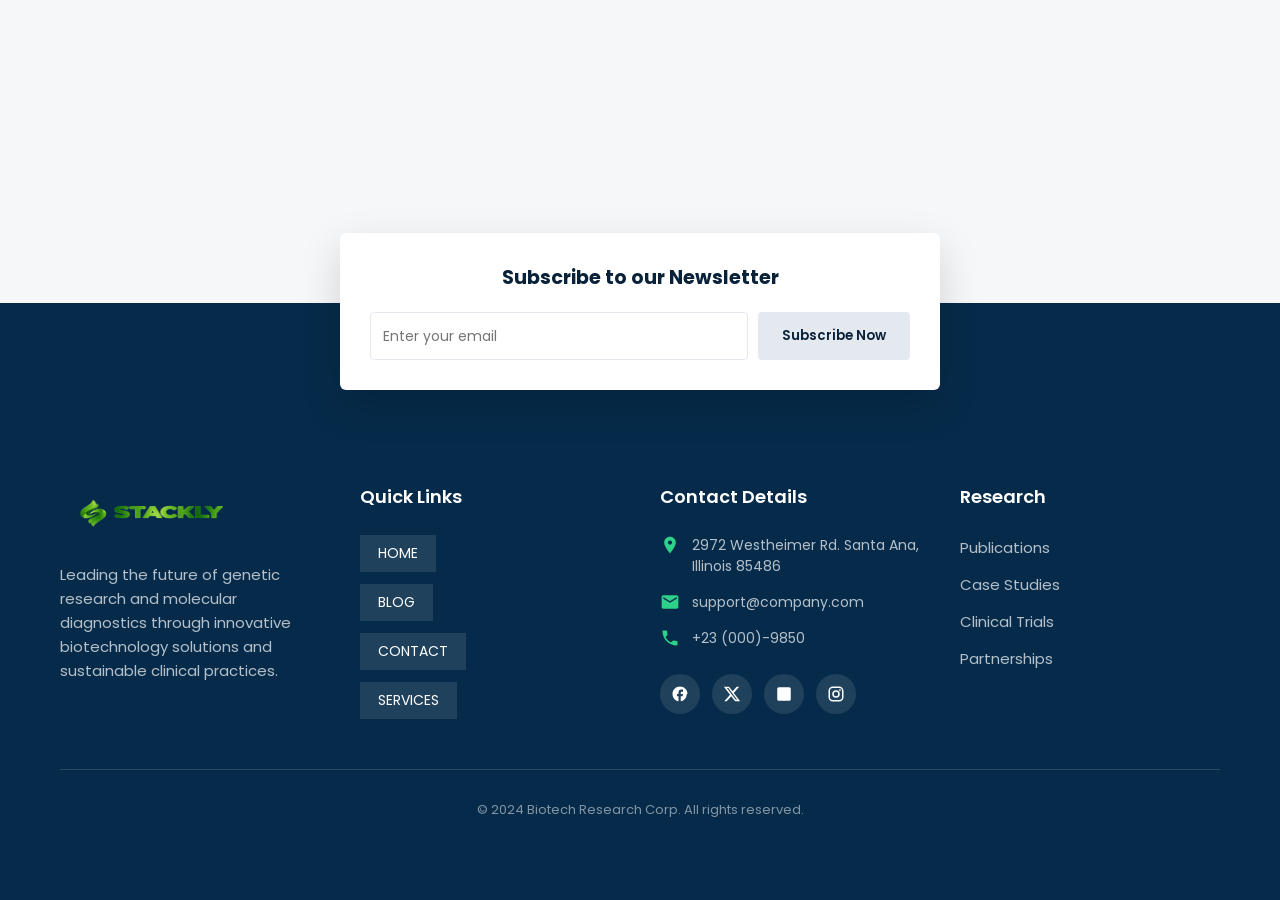
<file: footer.html>
<!doctype html>
<html lang="en">
  <head>
    <meta charset="UTF-8" />
    <meta name="viewport" content="width=device-width, initial-scale=1.0" />
    <title>Biotech Responsive Footer</title>
    <link
      href="https://fonts.googleapis.com/css2?family=Poppins:wght@300;400;500;600;700&display=swap"
      rel="stylesheet"
    />
    <style>
      :root {
        --navy-dark: #062b4a;
        --navy-deep: #071f3a;
        --navy-light: #0d3558;
        --green-primary: #19b56f;
        --green-hover: #15a362;
        --green-light: #2ed189;
        --teal-accent: #17c3b2;
        --bg-soft: #f5f7f9;
        --card-bg: #ffffff;
        --border-light: #e4e9f0;
        --text-dark: #0a2239;
        --text-light: #6b7c93;
        --text-white: #ffffff;
      }

      * {
        box-sizing: border-box;
        margin: 0;
        padding: 0;
        font-family: "Poppins", sans-serif;
      }

      body {
        background-color: var(--bg-soft);
        min-height: 100vh;
        display: flex;
        flex-direction: column;
        justify-content: flex-end;
      }

      /* Footer Container */
      .stklyfoot-footer {
        background-color: var(--navy-dark);
        color: var(--text-white);
        padding-top: 120px;
        padding-bottom: 80px;
        position: relative;
        margin-top: 100px;
      }

      .stklyfoot-container {
        max-width: 1200px;
        margin: 0 auto;
        padding: 0 20px;
      }

      /* Newsletter Section */
      .stklyfoot-newsletter {
        position: absolute;
        top: -60px;
        left: 50%;
        transform: translateX(-50%);
        width: 600px;
        background: var(--card-bg);
        padding: 30px;
        border-radius: 6px;
        box-shadow: 0 15px 40px rgba(0, 0, 0, 0.15);
        text-align: center;
        z-index: 10;
        opacity: 0;
        transition: all 0.8s ease-out;
      }

      .stklyfoot-newsletter.stklyfoot-visible {
        opacity: 1;
        top: -70px;
      }

      .stklyfoot-newsletter h3 {
        color: var(--text-dark);
        margin-bottom: 20px;
        font-size: 1.2rem;
      }

      .stklyfoot-form {
        display: flex;
        justify-content: center;
        align-items: center;
      }

      .stklyfoot-email {
        width: 70%;
        height: 48px;
        padding: 12px;
        border: 1px solid var(--border-light);
        border-radius: 4px;
        outline: none;
        font-size: 14px;
      }

      /* FILL FROM BOTTOM HOVER EFFECT */
      .stklyfoot-subscribe {
        position: relative;
        background: #e4e9f0; /* Default neutral bg */
        color: var(--text-dark);
        padding: 0 24px;
        height: 48px;
        border: none;
        border-radius: 4px;
        font-weight: 600;
        margin-left: 10px;
        cursor: pointer;
        overflow: hidden;
        z-index: 1;
        transition: color 0.4s ease;
        white-space: nowrap;
      }

      .stklyfoot-subscribe::before {
        content: "";
        position: absolute;
        bottom: 0;
        left: 0;
        width: 100%;
        height: 0%;
        background: var(--green-primary);
        z-index: -1;
        transition: height 0.4s ease;
      }

      .stklyfoot-subscribe:hover::before {
        height: 100%;
      }

      .stklyfoot-subscribe:hover {
        color: white;
      }

      /* Main Grid */
      .stklyfoot-grid {
        display: grid;
        grid-template-columns: repeat(4, 1fr);
        gap: 40px;
        padding-top: 60px;
      }

      .stklyfoot-column {
        opacity: 0;
        transform: translateY(20px);
        transition: all 0.8s ease-out;
      }

      .stklyfoot-column.stklyfoot-visible {
        opacity: 1;
        transform: translateY(0);
      }

      /* Column 1: About */
      .stklyfoot-logo {
        height: 60px;
        margin-bottom: 20px;
        display: block;
        width: 180px;
      }

      .stklyfoot-description {
        font-size: 15px;
        color: rgba(255, 255, 255, 0.7);
        line-height: 1.6;
      }

      /* Column Headers */
      .stklyfoot-heading {
        font-size: 18px;
        font-weight: 600;
        margin-bottom: 25px;
        position: relative;
      }

      /* Column 2: Quick Links (Vertical Column Chips) */
      .stklyfoot-chips {
        display: flex;
        flex-direction: column; /* Changed to column */
        align-items: flex-start;
        gap: 12px;
      }

      .stklyfoot-chip {
        display: inline-block;
        padding: 8px 18px;
        /* border-radius: 0px 20px; */
        background: rgba(255, 255, 255, 0.1);
        color: white;
        font-size: 14px;
        text-decoration: none;
        transition: all 0.3s ease;
        width: fit-content;
      }

      .stklyfoot-chip:hover {
        background: var(--green-primary);
        padding-left: 24px;
      }

      /* Column 3: Contact */
      .stklyfoot-contact-item {
        display: flex;
        align-items: flex-start;
        margin-bottom: 15px;
        color: rgba(255, 255, 255, 0.7);
        font-size: 14px;
      }

      .stklyfoot-contact-item svg {
        width: 20px;
        height: 20px;
        margin-right: 12px;
        flex-shrink: 0;
        fill: var(--green-light);
      }

      .stklyfoot-socials {
        display: flex;
        gap: 12px;
        margin-top: 25px;
      }

      .stklyfoot-social-icon {
        width: 40px;
        height: 40px;
        background: rgba(255, 255, 255, 0.1);
        border-radius: 50%;
        display: flex;
        align-items: center;
        justify-content: center;
        text-decoration: none;
        transition: all 0.3s ease;
        transform: scale(0);
      }

      .stklyfoot-social-icon.stklyfoot-visible {
        transform: scale(1);
      }

      .stklyfoot-social-icon:hover {
        background: var(--green-primary);
        transform: scale(1.1) translateY(-3px);
        box-shadow: 0 5px 15px rgba(25, 181, 111, 0.4);
      }

      .stklyfoot-social-icon svg {
        width: 18px;
        height: 18px;
        fill: white;
      }

      /* Column 4: Research */
      .stklyfoot-research-list {
        list-style: none;
      }

      .stklyfoot-research-item {
        margin-bottom: 12px;
      }

      .stklyfoot-research-link {
        font-size: 15px;
        color: rgba(255, 255, 255, 0.7);
        text-decoration: none;
        transition: all 0.3s ease;
        display: inline-block;
      }

      .stklyfoot-research-link:hover {
        color: var(--green-primary);
        transform: translateX(5px);
      }

      /* Bottom Line */
      .stklyfoot-divider {
        height: 1px;
        background: rgba(255, 255, 255, 0.15);
        margin-top: 50px;
        width: 100%;
      }

      .stklyfoot-copyright {
        text-align: center;
        margin-top: 30px;
        font-size: 13px;
        color: rgba(255, 255, 255, 0.5);
      }

      @media (max-width: 768px) {
        .stklyfoot-newsletter {
          width: 90%;
          top: -80px;
        }
        .stklyfoot-form {
          flex-direction: column;
          gap: 10px;
        }
        .stklyfoot-email {
          width: 100%;
        }
        .stklyfoot-subscribe {
          width: 100%;
          margin-left: 0;
        }
        .stklyfoot-grid {
          grid-template-columns: 1fr;
          gap: 40px;
        }
        .stklyfoot-footer {
          padding-top: 150px;
        }
      }
    </style>
  </head>
  <body>
    <footer class="stklyfoot-footer">
      <div class="stklyfoot-container">
        <div class="stklyfoot-newsletter" id="stklyfoot-newsletter">
          <h3>Subscribe to our Newsletter</h3>
          <form class="stklyfoot-form" action="./404.html">
            <input
              type="email"
              class="stklyfoot-email"
              placeholder="Enter your email"
              required
            />
            <button class="stklyfoot-subscribe">Subscribe Now</button>
          </form>
        </div>

        <div class="stklyfoot-grid">
          <div class="stklyfoot-column stklyfoot-about">
            <a href="./index.html">
              <img src="./assets/logo.webp" alt="Logo" class="stklyfoot-logo"
            /></a>
            <p class="stklyfoot-description">
              Leading the future of genetic research and molecular diagnostics
              through innovative biotechnology solutions and sustainable
              clinical practices.
            </p>
          </div>

          <div class="stklyfoot-column stklyfoot-links">
            <h4 class="stklyfoot-heading">Quick Links</h4>
            <div class="stklyfoot-chips">
              <a href="./index.html" class="stklyfoot-chip">HOME</a>
              <a href="./blog.html" class="stklyfoot-chip">BLOG</a>
              <a href="./contact.html" class="stklyfoot-chip">CONTACT</a>
              <a href="./services.html" class="stklyfoot-chip">SERVICES</a>
            </div>
          </div>

          <div class="stklyfoot-column stklyfoot-contact">
            <h4 class="stklyfoot-heading">Contact Details</h4>

            <div class="stklyfoot-contact-item">
              <svg viewBox="0 0 24 24">
                <path
                  d="M12 2C8.13 2 5 5.13 5 9c0 5.25 7 13 7 13s7-7.75 7-13c0-3.87-3.13-7-7-7zm0 9.5c-1.38 0-2.5-1.12-2.5-2.5s1.12-2.5 2.5-2.5 2.5 1.12 2.5 2.5-1.12 2.5-2.5 2.5z"
                />
              </svg>
              <span>2972 Westheimer Rd. Santa Ana, Illinois 85486</span>
            </div>

            <div class="stklyfoot-contact-item">
              <svg viewBox="0 0 24 24">
                <path
                  d="M20 4H4c-1.1 0-1.99.9-1.99 2L2 18c0 1.1.9 2 2 2h16c1.1 0 2-.9 2-2V6c0-1.1-.9-2-2-2zm0 4l-8 5-8-5V6l8 5 8-5v2z"
                />
              </svg>
              <span>support@company.com</span>
            </div>

            <div class="stklyfoot-contact-item">
              <svg viewBox="0 0 24 24">
                <path
                  d="M6.62 10.79c1.44 2.83 3.76 5.14 6.59 6.59l2.2-2.2c.27-.27.67-.36 1.02-.24 1.12.37 2.33.57 3.57.57.55 0 1 .45 1 1V20c0 .55-.45 1-1 1-9.39 0-17-7.61-17-17 0-.55.45-1 1-1h3.5c.55 0 1 .45 1 1 0 1.25.2 2.45.57 3.57.11.35.03.74-.25 1.02l-2.2 2.2z"
                />
              </svg>
              <span>+23 (000)-9850</span>
            </div>

            <div class="stklyfoot-socials">
              <!-- Facebook -->
              <a href="./404.html" class="stklyfoot-social-icon">
                <svg viewBox="0 0 24 24">
                  <path
                    d="M22 12c0-5.52-4.48-10-10-10S2 6.48 2 12c0 4.84 3.44 8.87 8 9.8V15H8v-3h2V9.5C10 7.57 11.57 6 13.5 6H16v3h-2c-.55 0-1 .45-1 1V12h3l-.5 3h-2.5v6.8c4.56-.93 8-4.96 8-9.8z"
                  />
                </svg>
              </a>
              <!-- Twitter (X) -->
              <a href="./404.html" class="stklyfoot-social-icon">
                <svg viewBox="0 0 24 24">
                  <path
                    d="M18.244 2.25h3.308l-7.227 8.26 8.502 11.24H16.17l-5.214-6.817L4.99 21.75H1.68l7.73-8.835L1.254 2.25H8.08l4.713 6.231zm-1.161 17.52h1.833L7.084 4.126H5.117z"
                  />
                </svg>
              </a>
              <!-- LinkedIn -->
              <a href="./404.html" class="stklyfoot-social-icon">
                <svg viewBox="0 0 24 24">
                  <path
                    d="M19 3a2 2 0 0 1 2 2v14a2 2 0 0 1-2 2H5a2 2 0 0 1-2-2V5a2 2 0 0 1 2-2h14m-2.25 15.5h-2.5V11c0-.83-.67-1.5-1.5-1.5s-1.5.67-1.5 1.5v7.5H8.75V9h2.5v1.25c.5-.75 1.5-1.25 2.5-1.25 1.93 0 3.5 1.57 3.5 3.5v5.5zM7.5 7.5h-2v-2h2v2z"
                  />
                </svg>
              </a>
              <!-- Instagram -->
              <a href="./404.html" class="stklyfoot-social-icon">
                <svg viewBox="0 0 24 24">
                  <path
                    d="M7.8 2h8.4C19.4 2 22 4.6 22 7.8v8.4a5.8 5.8 0 0 1-5.8 5.8H7.8C4.6 22 2 19.4 2 16.2V7.8A5.8 5.8 0 0 1 7.8 2m-.2 2A3.6 3.6 0 0 0 4 7.6v8.8A3.6 3.6 0 0 0 7.6 20h8.8a3.6 3.6 0 0 0 3.6-3.6V7.6A3.6 3.6 0 0 0 16.4 4H7.6m9.65 1.5a1.25 1.25 0 0 1 1.25 1.25A1.25 1.25 0 0 1 17.25 8 1.25 1.25 0 0 1 16 6.75a1.25 1.25 0 0 1 1.25-1.25M12 7a5 5 0 0 1 5 5 5 5 0 0 1-5 5 5 5 0 0 1-5-5 5 5 0 0 1 5-5m0 2a3 3 0 0 0-3 3 3 3 0 0 0 3 3 3 3 0 0 0 3-3 3 3 0 0 0-3-3z"
                  />
                </svg>
              </a>
            </div>
          </div>

          <div class="stklyfoot-column stklyfoot-research">
            <h4 class="stklyfoot-heading">Research</h4>
            <ul class="stklyfoot-research-list">
              <li class="stklyfoot-research-item">
                <a href="./404.html" class="stklyfoot-research-link"
                  >Publications</a
                >
              </li>
              <li class="stklyfoot-research-item">
                <a href="./404.html" class="stklyfoot-research-link"
                  >Case Studies</a
                >
              </li>
              <li class="stklyfoot-research-item">
                <a href="./404.html" class="stklyfoot-research-link"
                  >Clinical Trials</a
                >
              </li>
              <li class="stklyfoot-research-item">
                <a href="./404.html" class="stklyfoot-research-link"
                  >Partnerships</a
                >
              </li>
            </ul>
          </div>
        </div>

        <div class="stklyfoot-divider"></div>
        <p class="stklyfoot-copyright">
          &copy; 2024 Biotech Research Corp. All rights reserved.
        </p>
      </div>
    </footer>

    <script>
      document.addEventListener("DOMContentLoaded", () => {
        const observer = new IntersectionObserver(
          (entries) => {
            entries.forEach((entry) => {
              if (entry.isIntersecting) {
                entry.target.classList.add("stklyfoot-visible");
                if (entry.target.classList.contains("stklyfoot-contact")) {
                  entry.target
                    .querySelectorAll(".stklyfoot-social-icon")
                    .forEach((icon, i) => {
                      setTimeout(
                        () => icon.classList.add("stklyfoot-visible"),
                        i * 100,
                      );
                    });
                }
              }
            });
          },
          { threshold: 0.1 },
        );

        observer.observe(document.getElementById("stklyfoot-newsletter"));
        document.querySelectorAll(".stklyfoot-column").forEach((col, i) => {
          col.style.transitionDelay = `${i * 0.15}s`;
          observer.observe(col);
        });
      });
    </script>
  </body>
</html>
</file>
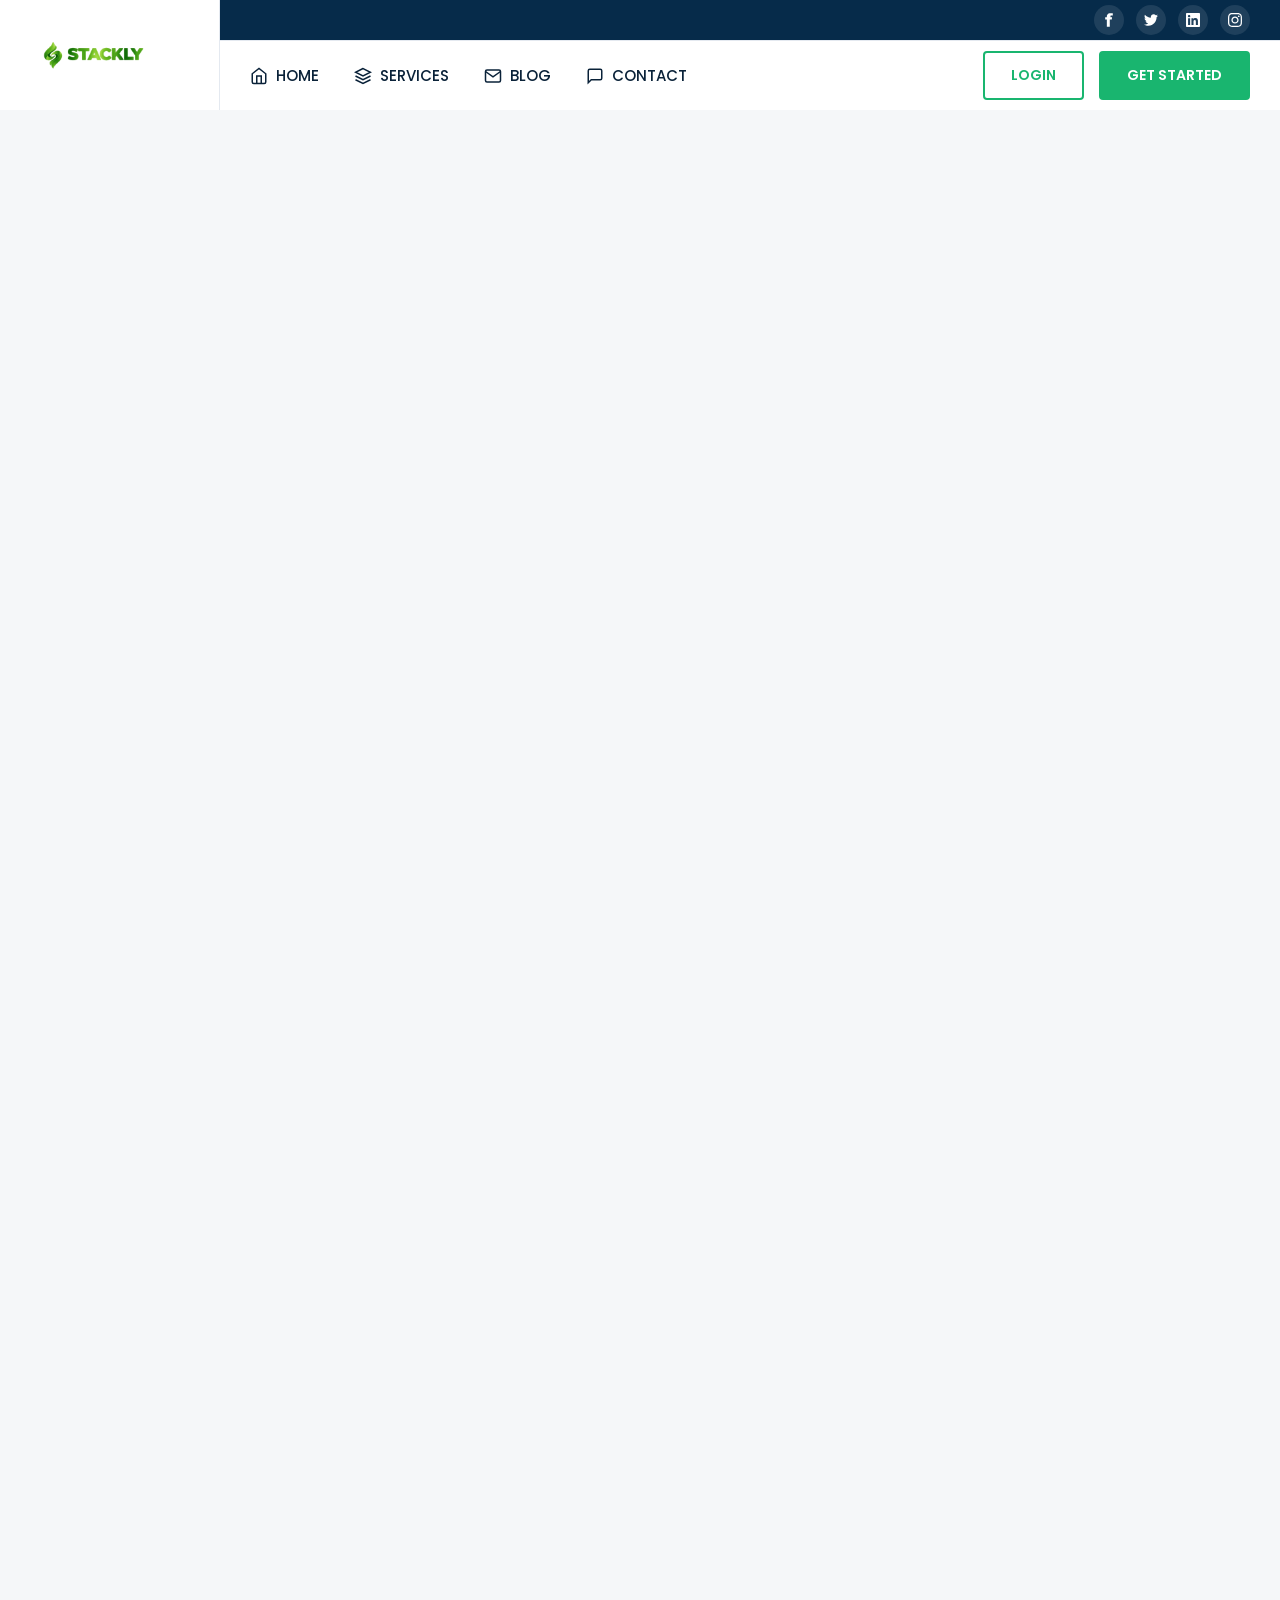
<file: navbar.html>
<!doctype html>
<html lang="en">
  <head>
    <meta charset="UTF-8" />
    <meta name="viewport" content="width=device-width, initial-scale=1.0" />
    <title>StklyNav - Biotech Navigation</title>
    <link rel="preconnect" href="https://fonts.googleapis.com" />
    <link rel="preconnect" href="https://fonts.gstatic.com" crossorigin />
    <link
      href="https://fonts.googleapis.com/css2?family=Poppins:wght@400;500;600&display=swap"
      rel="stylesheet"
    />
    <style>
      :root {
        --navy-dark: #062b4a;
        --navy-deep: #071f3a;
        --navy-light: #0d3558;
        --green-primary: #19b56f;
        --green-hover: #15a362;
        --green-light: #2ed189;
        --teal-accent: #17c3b2;
        --bg-soft: #f5f7f9;
        --border-light: #e4e9f0;
        --text-dark: #0a2239;
        --text-light: #6b7c93;
        --text-white: #ffffff;

        --stklynav-transition: 0.4s ease;
      }

      * {
        margin: 0;
        padding: 0;
        box-sizing: border-box;
        font-family: "Poppins", sans-serif;
      }

      body {
        background-color: var(--bg-soft);
        min-height: 200vh;
      }

      /* HEADER WRAPPER */
      #stklynav-header {
        width: 100%;
        background: white;
        display: grid;
        grid-template-columns: 220px 1fr;
        position: fixed;
        top: 0;
        left: 0;
        z-index: 1000;
        transition: box-shadow var(--stklynav-transition);
      }

      #stklynav-header.stklynav-scrolled {
        box-shadow: 0 4px 20px rgba(0, 0, 0, 0.08);
      }

      /* LOGO AREA */
      .stklynav-logo {
        display: flex;
        align-items: center;
        padding-left: 30px;
        background: white;
        border-right: 1px solid var(--border-light);
        grid-row: span 2;
      }

      .stklynav-logo-img {
        height: 60px;
        display: block;
      }

      /* TOP BAR */
      .stklynav-topbar {
        height: 40px;
        background: var(--navy-dark);
        display: flex;
        justify-content: space-between;
        align-items: center;
        padding: 0 30px;
        overflow: hidden;
      }

      .stklynav-marquee-container {
        flex: 1;
        overflow: hidden;
        white-space: nowrap;
        margin-right: 40px;
      }

      .stklynav-marquee-text {
        display: inline-block;
        color: var(--text-white);
        font-size: 14px;
        padding-left: 100%;
        animation: stklynav-marquee 25s linear infinite;
      }

      @keyframes stklynav-marquee {
        0% {
          transform: translate(0, 0);
        }
        100% {
          transform: translate(-100%, 0);
        }
      }

      .stklynav-socials {
        display: flex;
        gap: 12px;
      }

      .stklynav-social-icon {
        width: 30px;
        height: 30px;
        background: rgba(255, 255, 255, 0.1);
        border-radius: 50%;
        display: flex;
        align-items: center;
        justify-content: center;
        color: white;
        text-decoration: none;
        transition: background var(--stklynav-transition);
      }

      .stklynav-social-icon:hover {
        background: var(--green-primary);
      }

      .stklynav-social-icon svg {
        width: 14px;
        height: 14px;
        fill: currentColor;
      }

      /* MAIN NAVIGATION BAR */
      .stklynav-main {
        height: 70px;
        display: flex;
        align-items: center;
        justify-content: space-between;
        padding: 0 30px;
        border-top: 1px solid var(--border-light);
      }

      .stklynav-menu {
        display: flex;
        gap: 35px;
      }

      .stklynav-item {
        display: flex;
        align-items: center;
        gap: 8px;
        text-decoration: none;
        color: var(--text-dark);
        font-size: 15px;
        font-weight: 500;
        transition: color var(--stklynav-transition);
      }

      .stklynav-item:hover {
        color: var(--green-primary);
      }

      .stklynav-item svg {
        width: 18px;
        height: 18px;
        stroke: currentColor;
        fill: none;
        stroke-width: 2;
      }

      /* ACTION BUTTONS */
      .stklynav-actions {
        display: flex;
        gap: 15px;
      }

      .stklynav-btn {
        position: relative;
        padding: 12px 26px;
        font-weight: 600;
        font-size: 14px;
        border-radius: 4px;
        text-decoration: none;
        overflow: hidden;
        z-index: 1;
        display: inline-flex;
        align-items: center;
        justify-content: center;
        transition: color var(--stklynav-transition);
      }

      .stklynav-btn::before {
        content: "";
        position: absolute;
        bottom: 0;
        left: 0;
        width: 100%;
        height: 0;
        z-index: -1;
        transition: height var(--stklynav-transition);
      }

      .stklynav-btn:hover::before {
        height: 100%;
      }

      .stklynav-btn-login {
        border: 2px solid var(--green-primary);
        color: var(--green-primary);
        background: transparent;
      }

      .stklynav-btn-login::before {
        background: var(--green-primary);
      }

      .stklynav-btn-login:hover {
        color: white;
      }

      .stklynav-btn-start {
        background: var(--green-primary);
        color: white;
        border: 2px solid var(--green-primary);
      }

      .stklynav-btn-start::before {
        background: var(--navy-dark);
      }

      /* HAMBURGER */
      .stklynav-hamburger {
        display: none;
        background: none;
        border: none;
        cursor: pointer;
        color: var(--text-dark);
      }

      /* MOBILE MENU OVERLAY - REDESIGNED */
      .stklynav-mobile {
        position: fixed;
        top: 0;
        right: -100%;
        width: 100%;
        height: 100vh;
        background: var(--navy-deep);
        z-index: 2000;
        transition: right 0.5s cubic-bezier(0.77, 0, 0.175, 1);
        display: flex;
        flex-direction: column;
        padding: 0;
      }

      .stklynav-mobile.active {
        right: 0;
      }

      .stklynav-mobile-header {
        height: 80px;
        display: flex;
        align-items: center;
        justify-content: space-between;
        padding: 0 25px;
        border-bottom: 1px solid rgba(255, 255, 255, 0.05);
      }

      .stklynav-mobile-logo {
        height: 45px;
        filter: brightness(0) invert(1);
      }

      .stklynav-close {
        background: rgba(255, 255, 255, 0.1);
        border: none;
        color: white;
        width: 40px;
        height: 40px;
        border-radius: 50%;
        display: flex;
        align-items: center;
        justify-content: center;
        cursor: pointer;
      }

      .stklynav-mobile-menu {
        display: flex;
        flex-direction: column;
        padding: 30px 25px;
        gap: 10px;
        flex-grow: 1;
        overflow-y: auto;
      }

      .stklynav-mobile-item {
        display: flex;
        align-items: center;
        gap: 15px;
        color: white;
        font-size: 18px;
        text-decoration: none;
        font-weight: 500;
        padding: 15px 0;
        border-bottom: 1px solid rgba(255, 255, 255, 0.05);
        transition: color 0.3s ease;
      }

      .stklynav-mobile-item:hover {
        color: var(--green-primary);
      }

      .stklynav-mobile-item svg {
        width: 22px;
        height: 22px;
        stroke: var(--green-primary);
        fill: none;
        stroke-width: 2;
      }

      .stklynav-mobile-footer {
        padding: 25px;
        background: rgba(0, 0, 0, 0.2);
        display: flex;
        flex-direction: column;
        gap: 15px;
      }

      .stklynav-mobile-footer .stklynav-btn {
        width: 100%;
        padding: 16px;
      }

      /* RESPONSIVE BREAKPOINTS */
      @media (max-width: 1024px) {
        #stklynav-header {
          grid-template-columns: 180px 1fr;
        }
        .stklynav-menu {
          gap: 20px;
        }
      }

      @media (max-width: 768px) {
        #stklynav-header {
          grid-template-columns: 1fr 60px;
          height: 70px;
        }

        .stklynav-logo {
          grid-row: 1;
          border-right: none;
          padding-left: 20px;
        }

        .stklynav-topbar {
          display: none;
        }

        .stklynav-main {
          border-top: none;
          height: 70px;
          padding: 0 20px;
        }

        .stklynav-menu,
        .stklynav-actions {
          display: none;
        }

        .stklynav-hamburger {
          display: block;
        }
      }
    </style>
  </head>
  <body>
    <header id="stklynav-header">
      <div class="stklynav-logo">
        <a href="./index.html"
          ><img
            src="./assets/logo.webp"
            alt="Stkly Logo"
            class="stklynav-logo-img"
        /></a>
      </div>

      <div class="stklynav-topbar">
        <div class="stklynav-marquee-container">
          <span class="stklynav-marquee-text"
            >Advancing biotechnology for healthier futures. &nbsp;&nbsp;&nbsp;
            Innovative solutions for a changing world. &nbsp;&nbsp;&nbsp;
            Leading the way in genetic research.</span
          >
        </div>
        <div class="stklynav-socials">
          <a href="./404.html" class="stklynav-social-icon"
            ><svg viewBox="0 0 24 24">
              <path
                d="M18.77,7.46H14.5v-1.9c0-.9.6-1.1,1-1.1h3V.5h-4.33c-4.8,0-5.87,3.6-5.87,5.87V7.46H5.47v3.83h2.83v12.21h5.05v-12.21h3.42l.52-3.83Z"
              /></svg
          ></a>
          <a href="./404.html" class="stklynav-social-icon"
            ><svg viewBox="0 0 24 24">
              <path
                d="M23.95,4.57c-.88.39-1.83.65-2.83.77,1.02-.61,1.79-1.58,2.16-2.72-.95.56-2.01.97-3.13,1.19-.9-.96-2.17-1.56-3.59-1.56-2.72,0-4.92,2.2-4.92,4.92,0,.39.04.76.13,1.12C7.69,8.09,4.07,6.13,1.64,3.16c-.42.73-.67,1.58-.67,2.48,0,1.71.87,3.22,2.19,4.1-.81-.03-1.56-.25-2.23-.61v.06c0,2.39,1.7,4.38,3.95,4.83-.41.11-.85.17-1.3.17-.32,0-.63-.03-.93-.09.63,1.96,2.45,3.39,4.6,3.43-1.68,1.32-3.8,2.1-6.1,2.1-.4,0-.79-.02-1.18-.07,2.18,1.39,4.76,2.21,7.55,2.21,9.05,0,14-7.5,14-14,0-.21,0-.42-.01-.63,1-.72,1.85-1.61,2.53-2.62Z"
              /></svg
          ></a>
          <a href="./404.html" class="stklynav-social-icon"
            ><svg viewBox="0 0 24 24">
              <path
                d="M22.23,0H1.77C.79,0,0,.77,0,1.72v20.56c0,.95.79,1.72,1.77,1.72h20.45c.98,0,1.77-.77,1.77-1.72V1.72c0-.95-.79-1.72-1.77-1.72ZM7.12,20.45h-3.56V9h3.56v11.45ZM5.34,7.43c-1.14,0-2.06-.92-2.06-2.06s.92-2.06,2.06-2.06,2.06.92,2.06,2.06-.92,2.06-2.06,2.06ZM20.45,20.45h-3.56v-5.57c0-1.33-.03-3.04-1.85-3.04-1.85,0-2.14,1.45-2.14,2.95v5.67h-3.56V9h3.42v1.56h.05c.48-.9,1.64-1.85,3.37-1.85,3.61,0,4.27,2.37,4.27,5.46v6.28Z"
              /></svg
          ></a>
          <a href="./404.html" class="stklynav-social-icon"
            ><svg viewBox="0 0 24 24">
              <path
                d="M12,2.16c3.2,0,3.58.01,4.85.07,1.17.05,1.81.25,2.23.41.56.22.96.48,1.38.9.42.42.68.82.9,1.38.16.42.36,1.06.41,2.23.06,1.27.07,1.65.07,4.85s-.01,3.58-.07,4.85c-.05,1.17-.25,1.81-.41,2.23-.22.56-.48.96-.9,1.38-.42.42-.82.68-1.38.9-.42.16-1.06.36-2.23.41-1.27.06-1.65.07-4.85.07s-3.58-.01-4.85-.07c-1.17-.05-1.81-.25-2.23-.41-.56-.22-.96-.48-1.38-.9-.42-.42-.68-.82-.9-1.38-.16-.42-.36-1.06-.41-2.23-.06-1.27-.07-1.65-.07-4.85s.01-3.58.07-4.85c.05-1.17.25-1.81.41-2.23.22-.56.48-.96.9-1.38.42-.42.82-.68,1.38-.9.42-.16,1.06-.36,2.23-.41,1.27-.06,1.65-.07,4.85-.07m0-2.16C8.74,0,8.33.01,7.05.07c-1.28.06-2.15.26-2.91.56-.79.31-1.45.71-2.11,1.38-.66.66-1.07,1.33-1.38,2.11-.29.76-.5,1.63-.56,2.91C.01,8.33,0,8.74,0,12s.01,3.67.07,4.95c.06,1.28.26,2.15.56,2.91.31.79.71,1.45,1.38,2.11.66.66,1.33,1.07,2.11,1.38.76.29,1.63.5,2.91.56,1.28.06,1.68.07,4.95.07s3.67-.01,4.95-.07c1.28-.06,2.15-.26,2.91-.56.79-.31,1.45-.71,2.11-1.38.66-.66,1.07-1.33,1.38-2.11.29-.76.5-1.63.56-2.91.06-1.28.07-1.68.07-4.95s-.01-3.67-.07-4.95c-.06-1.28-.26-2.15-.56-2.91-.31-.79-.71-1.45-1.38-2.11-.66-.66-1.33-1.07-2.11-1.38-.76-.29-1.63-.5-2.91-.56-1.28-.06-1.68-.07-4.95-.07Z"
              />
              <path
                d="M12,5.84c-3.4,0-6.16,2.76-6.16,6.16s2.76,6.16,6.16,6.16,6.16-2.76,6.16-6.16-2.76-6.16-6.16-6.16m0,10.16c-2.21,0-4-1.79-4-4s1.79-4,4-4,4,1.79,4,4-1.79,4-4,4Z"
              />
              <circle cx="18.41" cy="5.59" r="1.44" /></svg
          ></a>
        </div>
      </div>

      <div class="stklynav-main">
        <nav class="stklynav-menu">
          <a href="./index.html" class="stklynav-item"
            ><svg viewBox="0 0 24 24">
              <path d="M3 9l9-7 9 7v11a2 2 0 0 1-2 2H5a2 2 0 0 1-2-2z"></path>
              <polyline points="9 22 9 12 15 12 15 22"></polyline></svg
            ><span>HOME</span></a
          >
          <a href="./services.html" class="stklynav-item"
            ><svg viewBox="0 0 24 24">
              <polygon points="12 2 2 7 12 12 22 7 12 2"></polygon>
              <polyline points="2 17 12 22 22 17"></polyline>
              <polyline points="2 12 12 17 22 12"></polyline></svg
            ><span>SERVICES</span></a
          >
          <a href="./blog.html" class="stklynav-item"
            ><svg viewBox="0 0 24 24">
              <path
                d="M4 4h16c1.1 0 2 .9 2 2v12c0 1.1-.9 2-2 2H4c-1.1 0-2-.9-2-2V6c0-1.1.9-2 2-2z"
              ></path>
              <polyline points="22,6 12,13 2,6"></polyline></svg
            ><span>BLOG</span></a
          >
          <a href="./contact.html" class="stklynav-item"
            ><svg viewBox="0 0 24 24">
              <path
                d="M21 15a2 2 0 0 1-2 2H7l-4 4V5a2 2 0 0 1 2-2h14a2 2 0 0 1 2 2z"
              ></path></svg
            ><span>CONTACT</span></a
          >
        </nav>

        <div class="stklynav-actions">
          <a href="./login.html" class="stklynav-btn stklynav-btn-login"
            >LOGIN</a
          >
          <a href="./signup.html" class="stklynav-btn stklynav-btn-start"
            >GET STARTED</a
          >
        </div>

        <button class="stklynav-hamburger" id="stklynav-hamburger-btn">
          <svg
            width="28"
            height="28"
            viewBox="0 0 24 24"
            fill="none"
            stroke="currentColor"
            stroke-width="2"
            stroke-linecap="round"
            stroke-linejoin="round"
          >
            <line x1="3" y1="12" x2="21" y2="12"></line>
            <line x1="3" y1="6" x2="21" y2="6"></line>
            <line x1="3" y1="18" x2="21" y2="18"></line>
          </svg>
        </button>
      </div>
    </header>

    <!-- MOBILE OVERLAY REDESIGNED -->
    <div class="stklynav-mobile" id="stklynav-mobile-overlay">
      <div class="stklynav-mobile-header">
        <a href="./index.html">
          <img src="./assets/logo.webp" alt="Logo" class="stklynav-mobile-logo"
        /></a>
        <button class="stklynav-close" id="stklynav-close-btn">
          <svg
            width="24"
            height="24"
            viewBox="0 0 24 24"
            fill="none"
            stroke="currentColor"
            stroke-width="2"
            stroke-linecap="round"
            stroke-linejoin="round"
          >
            <line x1="18" y1="6" x2="6" y2="18"></line>
            <line x1="6" y1="6" x2="18" y2="18"></line>
          </svg>
        </button>
      </div>

      <nav class="stklynav-mobile-menu">
        <a href="./index.html" class="stklynav-mobile-item">
          <svg viewBox="0 0 24 24">
            <path d="M3 9l9-7 9 7v11a2 2 0 0 1-2 2H5a2 2 0 0 1-2-2z"></path>
            <polyline points="9 22 9 12 15 12 15 22"></polyline>
          </svg>
          HOME
        </a>
        <a href="./services.html" class="stklynav-mobile-item">
          <svg viewBox="0 0 24 24">
            <polygon points="12 2 2 7 12 12 22 7 12 2"></polygon>
            <polyline points="2 17 12 22 22 17"></polyline>
            <polyline points="2 12 12 17 22 12"></polyline>
          </svg>
          SERVICES
        </a>
        <a href="./blog.html" class="stklynav-mobile-item">
          <svg viewBox="0 0 24 24">
            <path
              d="M4 4h16c1.1 0 2 .9 2 2v12c0 1.1-.9 2-2 2H4c-1.1 0-2-.9-2-2V6c0-1.1.9-2 2-2z"
            ></path>
            <polyline points="22,6 12,13 2,6"></polyline>
          </svg>
          BLOG
        </a>
        <a href="./contact.html" class="stklynav-mobile-item">
          <svg viewBox="0 0 24 24">
            <path
              d="M21 15a2 2 0 0 1-2 2H7l-4 4V5a2 2 0 0 1 2-2h14a2 2 0 0 1 2 2z"
            ></path>
          </svg>
          CONTACT
        </a>
      </nav>

      <div class="stklynav-mobile-footer">
        <a href="./login.html" class="stklynav-btn stklynav-btn-login">LOGIN</a>
        <a href="./signup.html" class="stklynav-btn stklynav-btn-start"
          >GET STARTED</a
        >
      </div>
    </div>

    <script>
      window.addEventListener("scroll", () => {
        const header = document.getElementById("stklynav-header");
        if (window.scrollY > 50) {
          header.classList.add("stklynav-scrolled");
        } else {
          header.classList.remove("stklynav-scrolled");
        }
      });

      const hamburgerBtn = document.getElementById("stklynav-hamburger-btn");
      const closeBtn = document.getElementById("stklynav-close-btn");
      const mobileOverlay = document.getElementById("stklynav-mobile-overlay");

      hamburgerBtn.addEventListener("click", () => {
        mobileOverlay.classList.add("active");
        document.body.style.overflow = "hidden";
      });

      closeBtn.addEventListener("click", () => {
        mobileOverlay.classList.remove("active");
        document.body.style.overflow = "auto";
      });

      document.querySelectorAll(".stklynav-mobile-item").forEach((link) => {
        link.addEventListener("click", () => {
          mobileOverlay.classList.remove("active");
          document.body.style.overflow = "auto";
        });
      });
    </script>
  </body>
</html>
</file>
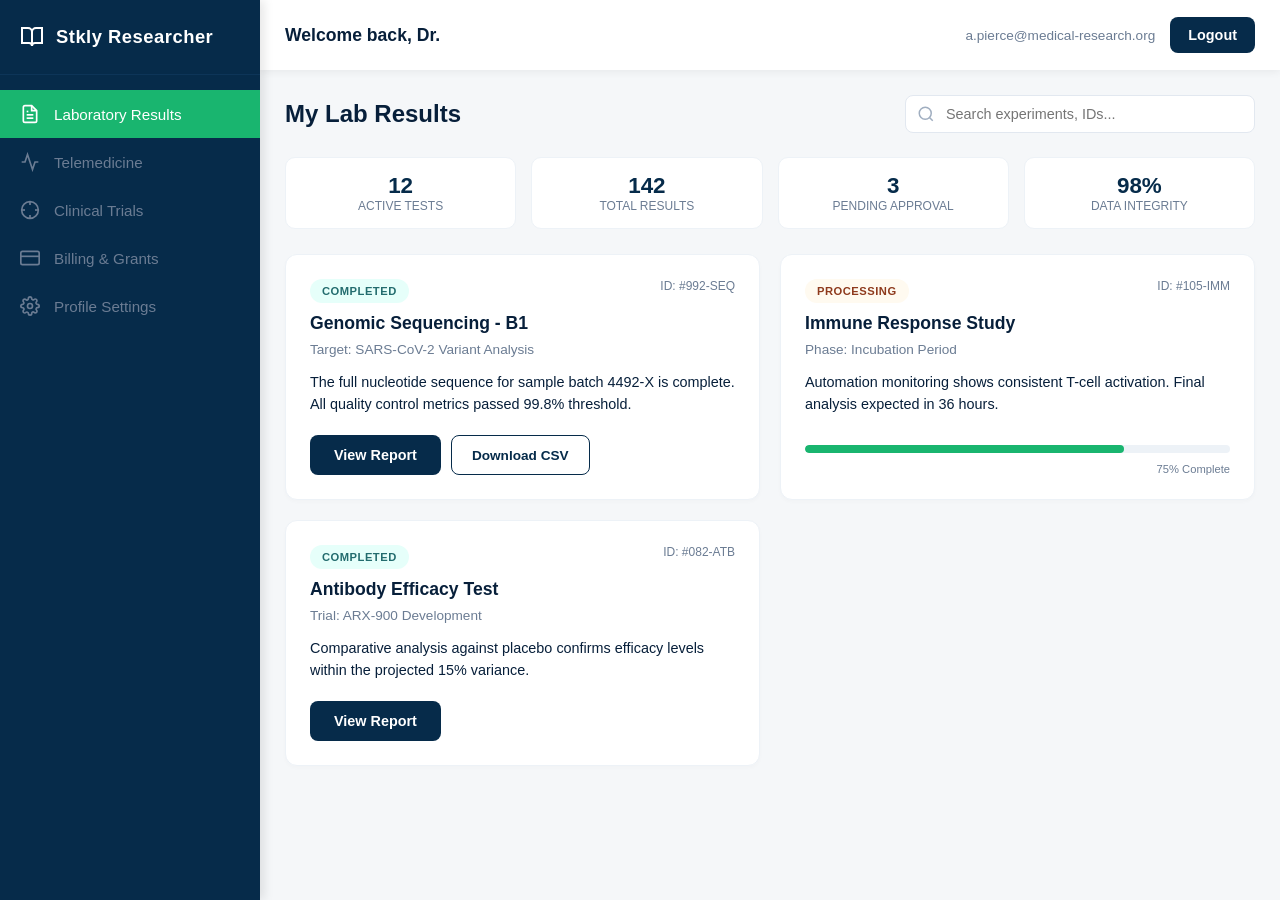
<file: researcher-dashboard.html>
<!doctype html>
<html lang="en">
  <head>
    <meta charset="UTF-8" />
    <meta
      name="viewport"
      content="width=device-width, initial-scale=1.0, maximum-scale=1.0, user-scalable=no"
    />
    <title>Researcher Panel | Dashboard</title>
    <style>
      :root {
        --stklydash-navy-dark: #062b4a;
        --stklydash-navy-deep: #071f3a;
        --stklydash-navy-light: #0d3558;
        --stklydash-green-primary: #19b56f;
        --stklydash-text-white: #ffffff;
        --stklydash-text-light: #6b7c93;
        --stklydash-bg-soft: #f5f7f9;
        --stklydash-transition: all 0.3s cubic-bezier(0.4, 0, 0.2, 1);
        --sidebar-width: 260px;
      }

      * {
        margin: 0;
        padding: 0;
        box-sizing: border-box;
        font-family: "Segoe UI", Roboto, Helvetica, Arial, sans-serif;
        -webkit-tap-highlight-color: transparent;
      }

      body {
        background-color: var(--stklydash-bg-soft);
        color: var(--stklydash-navy-deep);
        overflow-x: hidden;
        width: 100%;
      }

      /* Layout Container */
      .stklydash-container {
        display: flex;
        min-height: 100vh;
        width: 100%;
      }

      /* Overlay for Mobile */
      .stklydash-overlay {
        position: fixed;
        top: 0;
        left: 0;
        width: 100%;
        height: 100%;
        background: rgba(0, 0, 0, 0.5);
        backdrop-filter: blur(2px);
        z-index: 998;
        display: none;
        opacity: 0;
        transition: opacity 0.3s ease;
      }

      .stklydash-overlay.active {
        display: block;
        opacity: 1;
      }

      /* Sidebar Styling */
      .stklydash-sidebar {
        width: var(--sidebar-width);
        background-color: var(--stklydash-navy-dark);
        height: 100vh;
        position: fixed;
        left: 0;
        top: 0;
        display: flex;
        flex-direction: column;
        transition: var(--stklydash-transition);
        z-index: 1000;
        box-shadow: 4px 0 10px rgba(0, 0, 0, 0.1);
      }

      .stklydash-logo-area {
        padding: 25px 20px;
        border-bottom: 1px solid var(--stklydash-navy-light);
        display: flex;
        justify-content: space-between;
        align-items: center;
      }

      .stklydash-logo-area h2 {
        color: var(--stklydash-text-white);
        font-size: 1.15rem;
        letter-spacing: 0.5px;
        display: flex;
        align-items: center;
        gap: 12px;
      }

      .stklydash-close-sidebar {
        display: none;
        background: none;
        border: none;
        color: white;
        cursor: pointer;
      }

      .stklydash-menu {
        margin-top: 15px;
        flex-grow: 1;
        overflow-y: auto;
      }

      .stklydash-menu-item {
        padding: 14px 20px;
        color: var(--stklydash-text-light);
        cursor: pointer;
        display: flex;
        align-items: center;
        gap: 14px;
        transition: var(--stklydash-transition);
        text-decoration: none;
        font-weight: 500;
        font-size: 0.95rem;
      }

      .stklydash-menu-item svg {
        width: 20px;
        height: 20px;
        stroke: currentColor;
        flex-shrink: 0;
      }

      .stklydash-menu-item:hover {
        color: var(--stklydash-text-white);
        background-color: var(--stklydash-navy-light);
      }

      .stklydash-menu-item.active {
        background-color: var(--stklydash-green-primary);
        color: var(--stklydash-text-white);
      }

      /* Main Content Styling */
      .stklydash-main {
        margin-left: var(--sidebar-width);
        flex-grow: 1;
        width: calc(100% - var(--sidebar-width));
        transition: var(--stklydash-transition);
        display: flex;
        flex-direction: column;
      }

      /* Top Bar */
      .stklydash-topbar {
        height: 70px;
        background: white;
        display: flex;
        align-items: center;
        justify-content: space-between;
        padding: 0 25px;
        box-shadow: 0 2px 8px rgba(0, 0, 0, 0.06);
        position: sticky;
        top: 0;
        z-index: 900;
      }

      .stklydash-welcome {
        display: flex;
        align-items: center;
        gap: 15px;
      }

      .stklydash-welcome h1 {
        font-size: 1.1rem;
        color: var(--stklydash-navy-deep);
        white-space: nowrap;
        overflow: hidden;
        text-overflow: ellipsis;
        max-width: 250px;
      }

      .stklydash-user-actions {
        display: flex;
        align-items: center;
        gap: 15px;
      }

      .stklydash-user-email {
        font-size: 0.85rem;
        color: var(--stklydash-text-light);
      }

      .stklydash-logout-btn {
        background: var(--stklydash-navy-dark);
        color: white;
        border: none;
        padding: 10px 18px;
        border-radius: 8px;
        cursor: pointer;
        font-weight: 600;
        font-size: 0.9rem;
        transition: var(--stklydash-transition);
      }

      .stklydash-logout-btn:hover {
        background: var(--stklydash-green-primary);
      }

      /* Content Area */
      .stklydash-content-inner {
        padding: 25px;
        flex-grow: 1;
        max-width: 1200px;
        width: 100%;
        margin: 0 auto;
      }

      /* Sections and Card Grids */
      .stklydash-section-header {
        display: flex;
        justify-content: space-between;
        align-items: center;
        margin-bottom: 24px;
        flex-wrap: wrap;
        gap: 15px;
      }

      .stklydash-grid {
        display: grid;
        grid-template-columns: repeat(auto-fill, minmax(320px, 1fr));
        gap: 20px;
      }

      .stklydash-card {
        background: white;
        padding: 24px;
        border-radius: 12px;
        box-shadow: 0 2px 4px rgba(0, 0, 0, 0.02);
        border: 1px solid #edf2f7;
        display: flex;
        flex-direction: column;
      }

      .stklydash-card-title {
        font-size: 1.1rem;
        font-weight: 600;
        color: var(--stklydash-navy-deep);
        margin-bottom: 8px;
      }

      .stklydash-badge {
        padding: 6px 12px;
        border-radius: 20px;
        font-size: 0.7rem;
        font-weight: 700;
        letter-spacing: 0.5px;
        text-transform: uppercase;
      }

      .stklydash-badge-completed {
        background: #e6fffa;
        color: #236c6e;
      }
      .stklydash-badge-pending {
        background: #fffaf0;
        color: #8e3a1d;
      }
      .stklydash-badge-open {
        background: #ebf8ff;
        color: #21568c;
      }
      .stklydash-badge-warning {
        background: #fff5f5;
        color: #c53030;
      }

      .stklydash-btn-primary {
        background: var(--stklydash-navy-dark);
        color: white;
        padding: 12px 24px;
        border-radius: 8px;
        border: none;
        cursor: pointer;
        font-weight: 600;
        transition: var(--stklydash-transition);
        width: fit-content;
        font-size: 0.9rem;
      }

      .stklydash-btn-outline {
        background: transparent;
        color: var(--stklydash-navy-dark);
        padding: 10px 20px;
        border-radius: 8px;
        border: 1px solid var(--stklydash-navy-dark);
        cursor: pointer;
        font-weight: 600;
        font-size: 0.85rem;
      }

      /* Inputs & Search */
      .stklydash-search-box {
        position: relative;
        width: 100%;
        max-width: 350px;
      }

      .stklydash-search-box input {
        width: 100%;
        padding: 10px 15px 10px 40px;
        border-radius: 8px;
        border: 1px solid #e2e8f0;
        background: white;
        font-size: 0.9rem;
      }

      .stklydash-search-box svg {
        position: absolute;
        left: 12px;
        top: 50%;
        transform: translateY(-50%);
        color: #a0aec0;
      }

      /* Table Management */
      .stklydash-table-wrapper {
        overflow-x: auto;
        -webkit-overflow-scrolling: touch;
        background: white;
        border-radius: 12px;
        border: 1px solid #edf2f7;
        margin-bottom: 25px;
      }

      table {
        width: 100%;
        border-collapse: collapse;
        min-width: 700px;
      }

      th {
        text-align: left;
        padding: 16px;
        background: #fafbfc;
        color: var(--stklydash-text-light);
        font-size: 0.75rem;
        text-transform: uppercase;
        letter-spacing: 0.8px;
        font-weight: 700;
      }

      td {
        padding: 18px 16px;
        border-top: 1px solid #f1f4f8;
        font-size: 0.9rem;
      }

      /* Progress Bar */
      .stklydash-progress-container {
        width: 100%;
        background: #edf2f7;
        border-radius: 10px;
        height: 8px;
        margin: 10px 0;
        overflow: hidden;
      }

      .stklydash-progress-bar {
        height: 100%;
        background: var(--stklydash-green-primary);
        border-radius: 10px;
      }

      /* Mobile Hamburger */
      .stklydash-mobile-toggle {
        display: none;
        background: #f1f4f8;
        border: none;
        cursor: pointer;
        color: var(--stklydash-navy-dark);
        padding: 10px;
        border-radius: 8px;
        align-items: center;
        justify-content: center;
      }

      /* Stats Strip */
      .stklydash-stats-strip {
        display: grid;
        grid-template-columns: repeat(4, 1fr);
        gap: 15px;
        margin-bottom: 25px;
      }

      .stat-item {
        background: white;
        padding: 15px;
        border-radius: 10px;
        border: 1px solid #edf2f7;
        text-align: center;
      }

      .stat-val {
        font-size: 1.4rem;
        font-weight: 700;
        color: var(--stklydash-navy-dark);
      }
      .stat-label {
        font-size: 0.75rem;
        color: var(--stklydash-text-light);
        text-transform: uppercase;
      }

      /* Tablet & Mobile Overrides */
      @media (max-width: 1024px) {
        .stklydash-grid {
          grid-template-columns: 1fr 1fr;
        }
        .stklydash-stats-strip {
          grid-template-columns: 1fr 1fr;
        }
      }

      @media (max-width: 768px) {
        .stklydash-sidebar {
          transform: translateX(-100%);
          width: 280px;
        }
        .stklydash-sidebar.active {
          transform: translateX(0);
        }
        .stklydash-main {
          margin-left: 0;
          width: 100%;
        }
        .stklydash-mobile-toggle {
          display: flex;
        }
        .stklydash-close-sidebar {
          display: block;
        }
        .stklydash-user-email {
          display: none;
        }
        .stklydash-topbar {
          padding: 0 15px;
        }
        .stklydash-content-inner {
          padding: 20px 15px;
        }
        .stklydash-grid {
          grid-template-columns: 1fr;
        }
        .stklydash-stats-strip {
          grid-template-columns: 1fr 1fr;
        }
        .stklydash-welcome h1 {
          font-size: 0.95rem;
          max-width: 180px;
        }
        .stklydash-logout-btn {
          padding: 8px 14px;
          font-size: 0.8rem;
        }
      }
    </style>
  </head>
  <body>
    <div class="stklydash-overlay" id="overlay"></div>

    <div class="stklydash-container">
      <!-- Sidebar -->
      <aside class="stklydash-sidebar" id="sidebar">
        <div class="stklydash-logo-area">
          <h2>
            <svg
              width="24"
              height="24"
              viewBox="0 0 24 24"
              fill="none"
              stroke="currentColor"
              stroke-width="2"
            >
              <path d="M2 3h6a4 4 0 0 1 4 4v14a3 3 0 0 0-3-3H2z"></path>
              <path d="M22 3h-6a4 4 0 0 0-4 4v14a3 3 0 0 1 3-3h7z"></path>
            </svg>
            Stkly Researcher
          </h2>
          <button class="stklydash-close-sidebar" id="closeSidebar">
            <svg
              width="24"
              height="24"
              viewBox="0 0 24 24"
              fill="none"
              stroke="currentColor"
              stroke-width="2"
            >
              <line x1="18" y1="6" x2="6" y2="18"></line>
              <line x1="6" y1="6" x2="18" y2="18"></line>
            </svg>
          </button>
        </div>
        <nav class="stklydash-menu">
          <a
            href="#"
            class="stklydash-menu-item active"
            onclick="handleNav(event, 'results')"
          >
            <svg
              viewBox="0 0 24 24"
              fill="none"
              stroke="currentColor"
              stroke-width="2"
            >
              <path
                d="M14 2H6a2 2 0 0 0-2 2v16a2 2 0 0 0 2 2h12a2 2 0 0 0 2-2V8z"
              ></path>
              <polyline points="14 2 14 8 20 8"></polyline>
              <line x1="16" y1="13" x2="8" y2="13"></line>
              <line x1="16" y1="17" x2="8" y2="17"></line>
              <polyline points="10 9 9 9 8 9"></polyline>
            </svg>
            Laboratory Results
          </a>
          <a
            href="#"
            class="stklydash-menu-item"
            onclick="handleNav(event, 'telemedicine')"
          >
            <svg
              viewBox="0 0 24 24"
              fill="none"
              stroke="currentColor"
              stroke-width="2"
            >
              <path d="M22 12h-4l-3 9L9 3l-3 9H2"></path>
            </svg>
            Telemedicine
          </a>
          <a
            href="#"
            class="stklydash-menu-item"
            onclick="handleNav(event, 'trials')"
          >
            <svg
              viewBox="0 0 24 24"
              fill="none"
              stroke="currentColor"
              stroke-width="2"
            >
              <circle cx="12" cy="12" r="10"></circle>
              <line x1="22" y1="12" x2="18" y2="12"></line>
              <line x1="6" y1="12" x2="2" y2="12"></line>
              <line x1="12" y1="6" x2="12" y2="2"></line>
              <line x1="12" y1="22" x2="12" y2="18"></line>
            </svg>
            Clinical Trials
          </a>
          <a
            href="#"
            class="stklydash-menu-item"
            onclick="handleNav(event, 'billing')"
          >
            <svg
              viewBox="0 0 24 24"
              fill="none"
              stroke="currentColor"
              stroke-width="2"
            >
              <rect x="1" y="4" width="22" height="16" rx="2" ry="2"></rect>
              <line x1="1" y1="10" x2="23" y2="10"></line>
            </svg>
            Billing & Grants
          </a>
          <a
            href="#"
            class="stklydash-menu-item"
            onclick="handleNav(event, 'settings')"
          >
            <svg
              viewBox="0 0 24 24"
              fill="none"
              stroke="currentColor"
              stroke-width="2"
            >
              <circle cx="12" cy="12" r="3"></circle>
              <path
                d="M19.4 15a1.65 1.65 0 0 0 .33 1.82l.06.06a2 2 0 0 1 0 2.83 2 2 0 0 1-2.83 0l-.06-.06a1.65 1.65 0 0 0-1.82-.33 1.65 1.65 0 0 0-1 1.51V21a2 2 0 0 1-2 2 2 2 0 0 1-2-2v-.09A1.65 1.65 0 0 0 9 19.4a1.65 1.65 0 0 0-1.82.33l-.06.06a2 2 0 0 1-2.83 0 2 2 0 0 1 0-2.83l.06-.06a1.65 1.65 0 0 0 .33-1.82 1.65 1.65 0 0 0-1.51-1H3a2 2 0 0 1-2-2 2 2 0 0 1 2-2h.09A1.65 1.65 0 0 0 4.6 9a1.65 1.65 0 0 0-.33-1.82l-.06-.06a2 2 0 0 1 0-2.83 2 2 0 0 1 2.83 0l.06.06a1.65 1.65 0 0 0 1.82.33H9a1.65 1.65 0 0 0 1-1.51V3a2 2 0 0 1 2-2 2 2 0 0 1 2 2v.09a1.65 1.65 0 0 0 1 1.51 1.65 1.65 0 0 0 1.82-.33l.06-.06a2 2 0 0 1 2.83 0 2 2 0 0 1 0 2.83l-.06.06a1.65 1.65 0 0 0-.33 1.82V9a1.65 1.65 0 0 0 1.51 1H21a2 2 0 0 1 2 2 2 2 0 0 1-2 2h-.09a1.65 1.65 0 0 0-1.51 1z"
              ></path>
            </svg>
            Profile Settings
          </a>
        </nav>
      </aside>

      <!-- Main Area -->
      <main class="stklydash-main">
        <!-- Top Bar -->
        <header class="stklydash-topbar">
          <div class="stklydash-welcome">
            <button class="stklydash-mobile-toggle" id="mobileToggle">
              <svg
                width="20"
                height="20"
                fill="none"
                stroke="currentColor"
                stroke-width="2.5"
              >
                <line x1="3" y1="12" x2="21" y2="12"></line>
                <line x1="3" y1="6" x2="21" y2="6"></line>
                <line x1="3" y1="18" x2="21" y2="18"></line>
              </svg>
            </button>
            <h1 id="welcomeText">Welcome</h1>
          </div>
          <div class="stklydash-user-actions">
            <span class="stklydash-user-email" id="userEmail"></span>
            <button
              class="stklydash-logout-btn"
              onclick="window.location.href = './index.html'"
            >
              Logout
            </button>
          </div>
        </header>

        <!-- Dynamic Content -->
        <div id="main-content" class="stklydash-content-inner">
          <!-- Content will be injected here -->
        </div>
      </main>
    </div>

    <script>
      // 1. Authentication Check
      let user = null;
      try {
        const userData = localStorage.getItem("user");
        if (userData) user = JSON.parse(userData);
      } catch (e) {
        console.error(e);
      }

      if (!user) {
        user = {
          name: "Dr. Alexander Pierce",
          email: "a.pierce@medical-research.org",
          role: "Senior Researcher",
        };
        localStorage.setItem("user", JSON.stringify(user));
      }

      // 3. Content Sections Template
      const getSectionContent = (section) => {
        const sections = {
          results: `
                    <div class="stklydash-section-header">
                        <h2>My Lab Results</h2>
                        <div class="stklydash-search-box">
                            <svg width="18" height="18" viewBox="0 0 24 24" fill="none" stroke="currentColor" stroke-width="2"><circle cx="11" cy="11" r="8"></circle><line x1="21" y1="21" x2="16.65" y2="16.65"></line></svg>
                            <input type="text" placeholder="Search experiments, IDs...">
                        </div>
                    </div>
                    <div class="stklydash-stats-strip">
                        <div class="stat-item"><div class="stat-val">12</div><div class="stat-label">Active Tests</div></div>
                        <div class="stat-item"><div class="stat-val">142</div><div class="stat-label">Total Results</div></div>
                        <div class="stat-item"><div class="stat-val">3</div><div class="stat-label">Pending Approval</div></div>
                        <div class="stat-item"><div class="stat-val">98%</div><div class="stat-label">Data Integrity</div></div>
                    </div>
                    <div class="stklydash-grid">
                        <div class="stklydash-card">
                            <div style="display: flex; justify-content: space-between;">
                                <span class="stklydash-badge stklydash-badge-completed">Completed</span>
                                <p style="color: var(--stklydash-text-light); font-size: 0.75rem;">ID: #992-SEQ</p>
                            </div>
                            <h3 class="stklydash-card-title" style="margin-top: 10px;">Genomic Sequencing - B1</h3>
                            <p style="font-size: 0.85rem; color: var(--stklydash-text-light); margin-bottom: 15px;">Target: SARS-CoV-2 Variant Analysis</p>
                            <p style="font-size: 0.9rem; line-height: 1.5; flex-grow: 1;">The full nucleotide sequence for sample batch 4492-X is complete. All quality control metrics passed 99.8% threshold.</p>
                            <div style="margin-top: 20px; display: flex; gap: 10px;">
                                <button class="stklydash-btn-primary"  onclick="window.location.href='./404.html'">View Report</button>
                                <button class="stklydash-btn-outline"  onclick="window.location.href='./404.html'">Download CSV</button>
                            </div>
                        </div>
                        <div class="stklydash-card">
                            <div style="display: flex; justify-content: space-between;">
                                <span class="stklydash-badge stklydash-badge-pending">Processing</span>
                                <p style="color: var(--stklydash-text-light); font-size: 0.75rem;">ID: #105-IMM</p>
                            </div>
                            <h3 class="stklydash-card-title" style="margin-top: 10px;">Immune Response Study</h3>
                            <p style="font-size: 0.85rem; color: var(--stklydash-text-light); margin-bottom: 15px;">Phase: Incubation Period</p>
                            <p style="font-size: 0.9rem; line-height: 1.5; flex-grow: 1;">Automation monitoring shows consistent T-cell activation. Final analysis expected in 36 hours.</p>
                            <div class="stklydash-progress-container"><div class="stklydash-progress-bar" style="width: 75%;"></div></div>
                            <p style="font-size: 0.7rem; color: var(--stklydash-text-light); text-align: right;">75% Complete</p>
                        </div>
                        <div class="stklydash-card">
                            <div style="display: flex; justify-content: space-between;">
                                <span class="stklydash-badge stklydash-badge-completed">Completed</span>
                                <p style="color: var(--stklydash-text-light); font-size: 0.75rem;">ID: #082-ATB</p>
                            </div>
                            <h3 class="stklydash-card-title" style="margin-top: 10px;">Antibody Efficacy Test</h3>
                            <p style="font-size: 0.85rem; color: var(--stklydash-text-light); margin-bottom: 15px;">Trial: ARX-900 Development</p>
                            <p style="font-size: 0.9rem; line-height: 1.5; flex-grow: 1;">Comparative analysis against placebo confirms efficacy levels within the projected 15% variance.</p>
                            <div style="margin-top: 20px; display: flex; gap: 10px;">
                                <button class="stklydash-btn-primary"  onclick="window.location.href='./404.html'">View Report</button>
                            </div>
                        </div>
                    </div>
                `,
          telemedicine: `
                    <div class="stklydash-section-header">
                        <h2>Telemedicine & Consultations</h2>
                        <button class="stklydash-btn-primary"  onclick="window.location.href='./404.html'">New Appointment</button>
                    </div>
                    <div class="stklydash-grid">
                        <div class="stklydash-card" style="grid-column: span 1;">
                            <h3 class="stklydash-card-title">Next Scheduled</h3>
                            <div style="background: #f8fafc; padding: 15px; border-radius: 8px; margin-top: 10px; display: flex; gap: 15px; align-items: center;">
                                <div style="padding: 10px; background: white; border-radius: 8px; text-align: center; min-width: 60px; border: 1px solid #e2e8f0;">
                                    <div style="font-size: 0.7rem; color: #e53e3e; font-weight: 700;">OCT</div>
                                    <div style="font-size: 1.2rem; font-weight: 700;">22</div>
                                </div>
                                <div>
                                    <p style="font-weight: 600; font-size: 0.95rem;">Dr. Sarah Jenkins</p>
                                    <p style="font-size: 0.8rem; color: var(--stklydash-text-light);">Video Sync - Virology Ethics</p>
                                    <p style="font-size: 0.8rem; font-weight: 600; color: var(--stklydash-green-primary); margin-top: 4px;">14:30 PM (EST)</p>
                                </div>
                            </div>
                            <button class="stklydash-btn-outline" style="margin-top: 15px; width: 100%;"  onclick="window.location.href='./404.html'">Join Meeting Room</button>
                        </div>
                        <div class="stklydash-card" style="grid-column: span 1;">
                            <h3 class="stklydash-card-title">Consultation History</h3>
                            <div style="margin-top: 10px; display: flex; flex-direction: column; gap: 12px;">
                                <div style="display: flex; justify-content: space-between; border-bottom: 1px solid #f1f4f8; padding-bottom: 8px;">
                                    <span style="font-size: 0.85rem;">Trial Recruitment Sync</span>
                                    <span style="font-size: 0.85rem; color: var(--stklydash-text-light);">Oct 15</span>
                                </div>
                                <div style="display: flex; justify-content: space-between; border-bottom: 1px solid #f1f4f8; padding-bottom: 8px;">
                                    <span style="font-size: 0.85rem;">Safety Monitoring Board</span>
                                    <span style="font-size: 0.85rem; color: var(--stklydash-text-light);">Oct 08</span>
                                </div>
                                <div style="display: flex; justify-content: space-between;">
                                    <span style="font-size: 0.85rem;">Lab Infrastructure Review</span>
                                    <span style="font-size: 0.85rem; color: var(--stklydash-text-light);">Sep 22</span>
                                </div>
                            </div>
                            <a href="#" style="font-size: 0.8rem; color: var(--stklydash-navy-light); text-decoration: none; margin-top: 15px; font-weight: 600;">View All History →</a>
                        </div>
                    </div>
                `,
          trials: `
                    <div class="stklydash-section-header">
                        <h2>Active Clinical Trials</h2>
                        <div style="display: flex; gap: 10px;">
                            <button class="stklydash-btn-outline"  onclick="window.location.href='./404.html'">Recruitment Plan</button>
                            <button class="stklydash-btn-primary"  onclick="window.location.href='./404.html'">Add New Trial</button>
                        </div>
                    </div>
                    <div class="stklydash-table-wrapper">
                        <table>
                            <thead>
                                <tr>
                                    <th>Trial Title & ID</th>
                                    <th>Phase</th>
                                    <th>Status</th>
                                    <th>Enrollment</th>
                                    <th>Action</th>
                                </tr>
                            </thead>
                            <tbody>
                                <tr>
                                    <td>
                                        <div style="font-weight: 600;">Neuro-Regeneration v2</div>
                                        <div style="font-size: 0.75rem; color: var(--stklydash-text-light);">ID: #CL-2023-882</div>
                                    </td>
                                    <td>Phase III</td>
                                    <td><span class="stklydash-badge stklydash-badge-open">Open</span></td>
                                    <td>
                                        <div style="font-size: 0.8rem; margin-bottom: 4px;">145/200 Patients</div>
                                        <div class="stklydash-progress-container" style="height: 6px;"><div class="stklydash-progress-bar" style="width: 72%;"></div></div>
                                    </td>
                                    <td><button class="stklydash-btn-outline" style="padding: 6px 12px; font-size: 0.75rem;"  onclick="window.location.href='./404.html'">Manage</button></td>
                                </tr>
                                <tr>
                                    <td>
                                        <div style="font-weight: 600;">ARX-900 Immunotherapy</div>
                                        <div style="font-size: 0.75rem; color: var(--stklydash-text-light);">ID: #CL-2023-441</div>
                                    </td>
                                    <td>Phase I</td>
                                    <td><span class="stklydash-badge stklydash-badge-pending">Audit</span></td>
                                    <td>
                                        <div style="font-size: 0.8rem; margin-bottom: 4px;">12/50 Patients</div>
                                        <div class="stklydash-progress-container" style="height: 6px;"><div class="stklydash-progress-bar" style="width: 24%; background: #ecc94b;"></div></div>
                                    </td>
                                    <td><button class="stklydash-btn-outline" style="padding: 6px 12px; font-size: 0.75rem;"  onclick="window.location.href='./404.html'">Manage</button></td>
                                </tr>
                                <tr>
                                    <td>
                                        <div style="font-weight: 600;">Type 2 Diabetes Prevention</div>
                                        <div style="font-size: 0.75rem; color: var(--stklydash-text-light);">ID: #CL-2022-102</div>
                                    </td>
                                    <td>Phase II</td>
                                    <td><span class="stklydash-badge" style="background:#f1f4f8; color: #718096;">Closed</span></td>
                                    <td>
                                        <div style="font-size: 0.8rem; margin-bottom: 4px;">450/450 Patients</div>
                                        <div class="stklydash-progress-container" style="height: 6px;"><div class="stklydash-progress-bar" style="width: 100%;"></div></div>
                                    </td>
                                    <td><button class="stklydash-btn-outline" style="padding: 6px 12px; font-size: 0.75rem;"  onclick="window.location.href='./404.html'">Archive</button></td>
                                </tr>
                            </tbody>
                        </table>
                    </div>
                `,
          billing: `
                    <div class="stklydash-section-header">
                        <h2>Financial Oversight</h2>
                        <button class="stklydash-btn-primary"  onclick="window.location.href='./404.html'">Download Statement</button>
                    </div>
                    <div class="stklydash-stats-strip">
                        <div class="stat-item"><div class="stat-val">$84.2k</div><div class="stat-label">Grant Funds</div></div>
                        <div class="stat-item"><div class="stat-val">$12.5k</div><div class="stat-label">Pending Invoices</div></div>
                    </div>
                    <div class="stklydash-table-wrapper">
                        <table>
                            <thead>
                                <tr>
                                    <th>Transaction</th>
                                    <th>Method</th>
                                    <th>Status</th>
                                    <th>Amount</th>
                                    <th>Date</th>
                                </tr>
                            </thead>
                            <tbody>
                                <tr>
                                    <td>Equipment Grant - Q4</td>
                                    <td>Bank Transfer</td>
                                    <td><span class="stklydash-badge stklydash-badge-completed">Settled</span></td>
                                    <td style="color: var(--stklydash-green-primary); font-weight: 700;">+$12,400.00</td>
                                    <td>Oct 20, 2023</td>
                                </tr>
                                <tr>
                                    <td>Reagent Restock #882</td>
                                    <td>P-Card</td>
                                    <td><span class="stklydash-badge stklydash-badge-pending">Processing</span></td>
                                    <td style="color: #e53e3e; font-weight: 700;">-$1,250.00</td>
                                    <td>Oct 15, 2023</td>
                                </tr>
                                <tr>
                                    <td>Server Maintenance Fee</td>
                                    <td>Direct Debit</td>
                                    <td><span class="stklydash-badge stklydash-badge-completed">Settled</span></td>
                                    <td style="color: #e53e3e; font-weight: 700;">-$240.00</td>
                                    <td>Oct 10, 2023</td>
                                </tr>
                                <tr>
                                    <td>Publication Award</td>
                                    <td>Grant Credit</td>
                                    <td><span class="stklydash-badge stklydash-badge-completed">Settled</span></td>
                                    <td style="color: var(--stklydash-green-primary); font-weight: 700;">+$2,500.00</td>
                                    <td>Sep 28, 2023</td>
                                </tr>
                            </tbody>
                        </table>
                    </div>
                `,
          settings: `
                    <h2 style="margin-bottom: 24px;">Account & Security</h2>
                    <div class="stklydash-grid" style="grid-template-columns: 1.5fr 1fr;">
                        <div class="stklydash-card">
                            <h3 class="stklydash-card-title">Profile Information</h3>
                            <div style="display: grid; grid-template-columns: 1fr 1fr; gap: 15px; margin-top: 15px;">
                                <div>
                                    <label style="display: block; font-size: 0.75rem; font-weight: 700; margin-bottom: 6px;">FIRST NAME</label>
                                    <input type="text" value="${user.name.split(" ")[0]}" style="width: 100%; padding: 10px; border: 1px solid #e2e8f0; border-radius: 8px;">
                                </div>
                                <div>
                                    <label style="display: block; font-size: 0.75rem; font-weight: 700; margin-bottom: 6px;">LAST NAME</label>
                                    <input type="text" value="${user.name.split(" ")[1] || ""}" style="width: 100%; padding: 10px; border: 1px solid #e2e8f0; border-radius: 8px;">
                                </div>
                            </div>
                            <div style="margin-top: 15px;">
                                <label style="display: block; font-size: 0.75rem; font-weight: 700; margin-bottom: 6px;">EMAIL ADDRESS</label>
                                <input type="email" value="${user.email}" style="width: 100%; padding: 10px; border: 1px solid #e2e8f0; border-radius: 8px; background: #f8fafc;" readonly>
                            </div>
                            <div style="margin-top: 15px;">
                                <label style="display: block; font-size: 0.75rem; font-weight: 700; margin-bottom: 6px;">AFFILIATION</label>
                                <input type="text" value="Stkly Medical Research Institute" style="width: 100%; padding: 10px; border: 1px solid #e2e8f0; border-radius: 8px;">
                            </div>
                            <button class="stklydash-btn-primary" style="margin-top: 25px;"  onclick="window.location.href='./404.html'">Update Profile</button>
                        </div>
                        <div class="stklydash-card">
                            <h3 class="stklydash-card-title">Security Status</h3>
                            <div style="margin-top: 15px; display: flex; flex-direction: column; gap: 15px;">
                                <div style="display: flex; align-items: center; justify-content: space-between;">
                                    <span style="font-size: 0.9rem;">Two-Factor Auth</span>
                                    <span class="stklydash-badge stklydash-badge-completed">Enabled</span>
                                </div>
                                <div style="display: flex; align-items: center; justify-content: space-between;">
                                    <span style="font-size: 0.9rem;">Last Password Reset</span>
                                    <span style="font-size: 0.8rem; color: var(--stklydash-text-light);">42 days ago</span>
                                </div>
                                <button class="stklydash-btn-outline" style="width: 100%; margin-top: 10px;"  onclick="window.location.href='./404.html'">Change Password</button>
                                <hr style="border: none; border-top: 1px solid #f1f4f8;">
                                <h4 style="font-size: 0.85rem; color: #c53030;">Danger Zone</h4>
                                <button style="background: transparent; color: #c53030; border: 1px solid #c53030; padding: 10px; border-radius: 8px; cursor: pointer; font-weight: 600; font-size: 0.8rem;"  onclick="window.location.href='./404.html'">Delete Account</button>
                            </div>
                        </div>
                    </div>
                `,
        };
        return sections[section] || sections["results"];
      };

      // 4. Content Loading Logic
      function loadSection(section) {
        const contentDiv = document.getElementById("main-content");
        if (!contentDiv) return;

        contentDiv.style.opacity = 0;
        contentDiv.style.transform = "translateY(10px)";

        setTimeout(() => {
          contentDiv.innerHTML = getSectionContent(section);
          contentDiv.style.opacity = 1;
          contentDiv.style.transform = "translateY(0)";
          contentDiv.style.transition =
            "all 0.4s cubic-bezier(0.16, 1, 0.3, 1)";

          closeMobileSidebar();
        }, 150);
      }

      function closeMobileSidebar() {
        const sidebar = document.getElementById("sidebar");
        const overlay = document.getElementById("overlay");
        if (sidebar) sidebar.classList.remove("active");
        if (overlay) overlay.classList.remove("active");
        document.body.style.overflow = "";
      }

      function openMobileSidebar() {
        const sidebar = document.getElementById("sidebar");
        const overlay = document.getElementById("overlay");
        if (sidebar) sidebar.classList.add("active");
        if (overlay) overlay.classList.add("active");
        document.body.style.overflow = "hidden";
      }

      // 5. Navigation Handler
      function handleNav(e, section) {
        if (e) e.preventDefault();
        const items = document.querySelectorAll(".stklydash-menu-item");
        items.forEach((item) => item.classList.remove("active"));
        if (e && e.currentTarget) e.currentTarget.classList.add("active");
        loadSection(section);
      }

      function logout() {
        localStorage.removeItem("user");
        window.location.href = "./login.html";
      }

      // Initialize
      window.onload = () => {
        const toggle = document.getElementById("mobileToggle");
        const closeBtn = document.getElementById("closeSidebar");
        const overlay = document.getElementById("overlay");

        if (toggle) toggle.onclick = openMobileSidebar;
        if (closeBtn) closeBtn.onclick = closeMobileSidebar;
        if (overlay) overlay.onclick = closeMobileSidebar;

        if (user) {
          const firstName = user.name.split(" ")[0];
          document.getElementById("welcomeText").innerText =
            `Welcome back, ${firstName}`;
          document.getElementById("userEmail").innerText = user.email;
        }

        loadSection("results");
      };
    </script>
  </body>
</html>
</file>
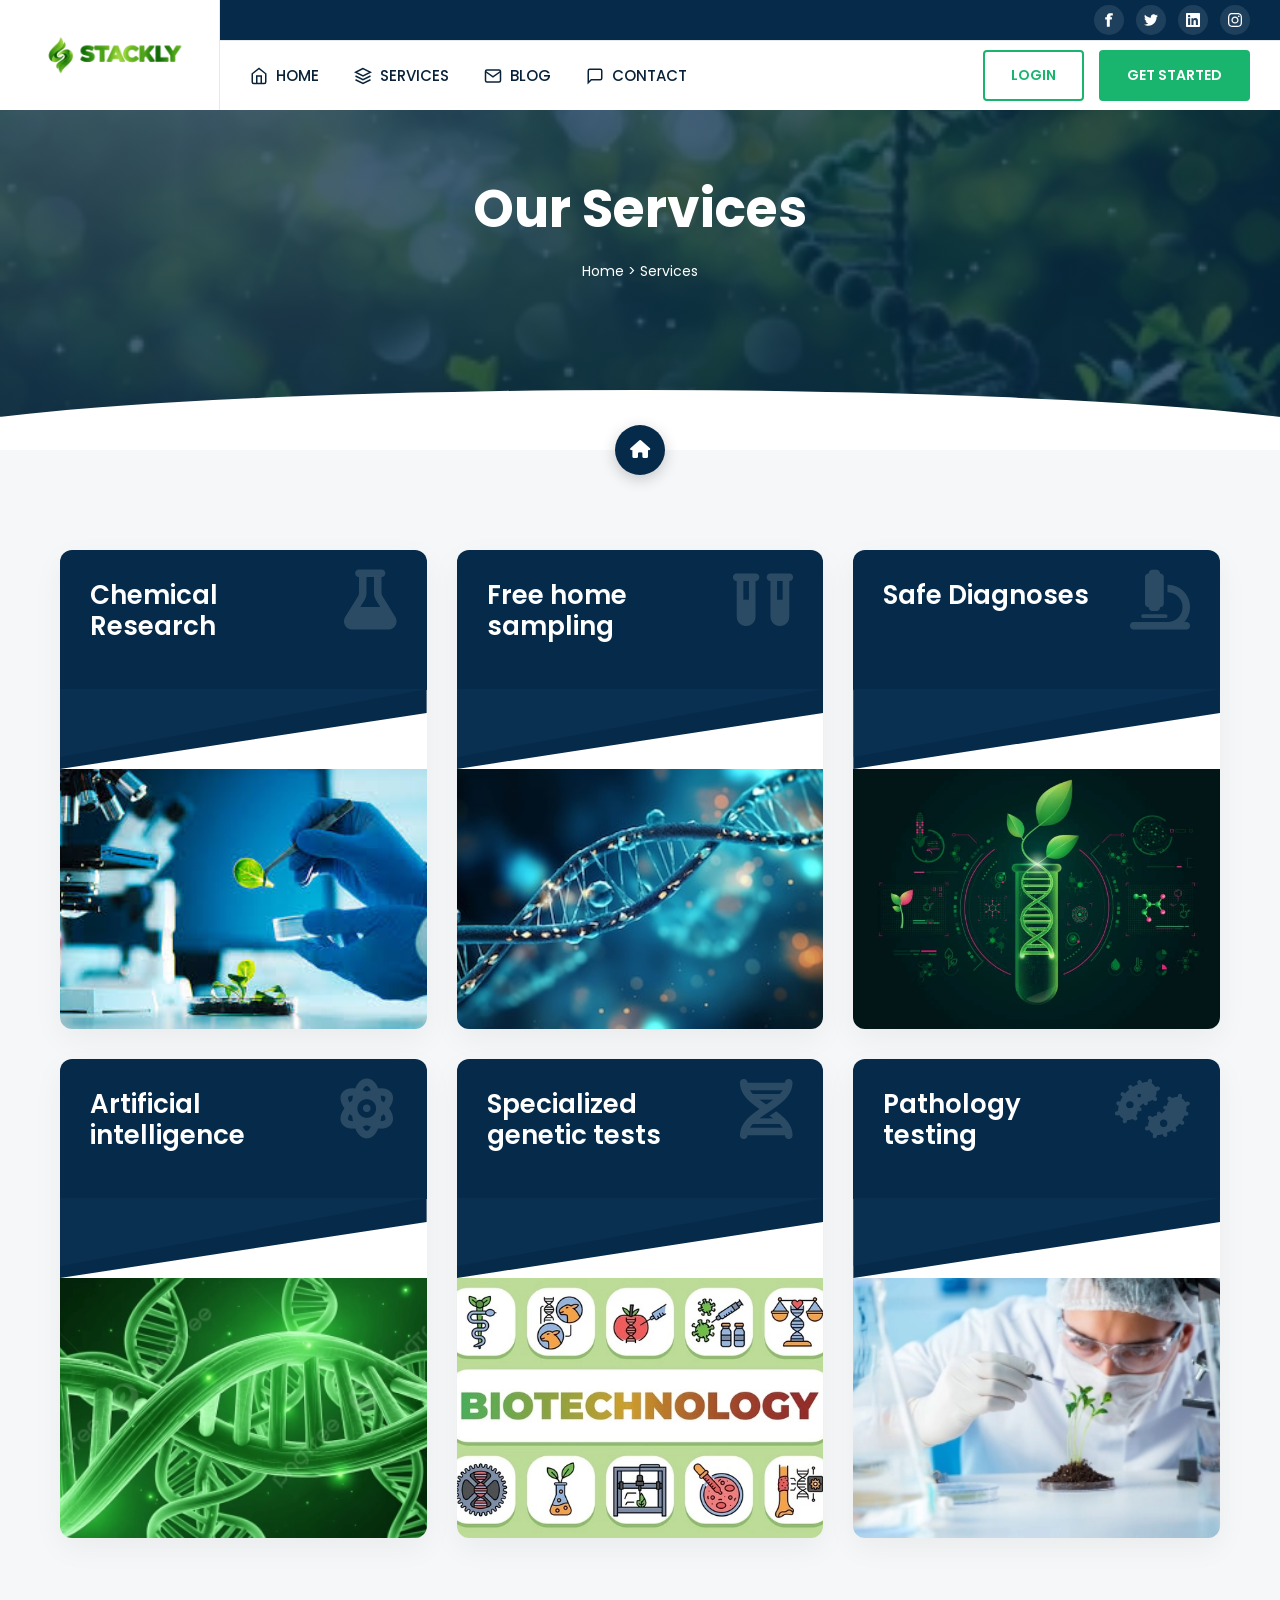
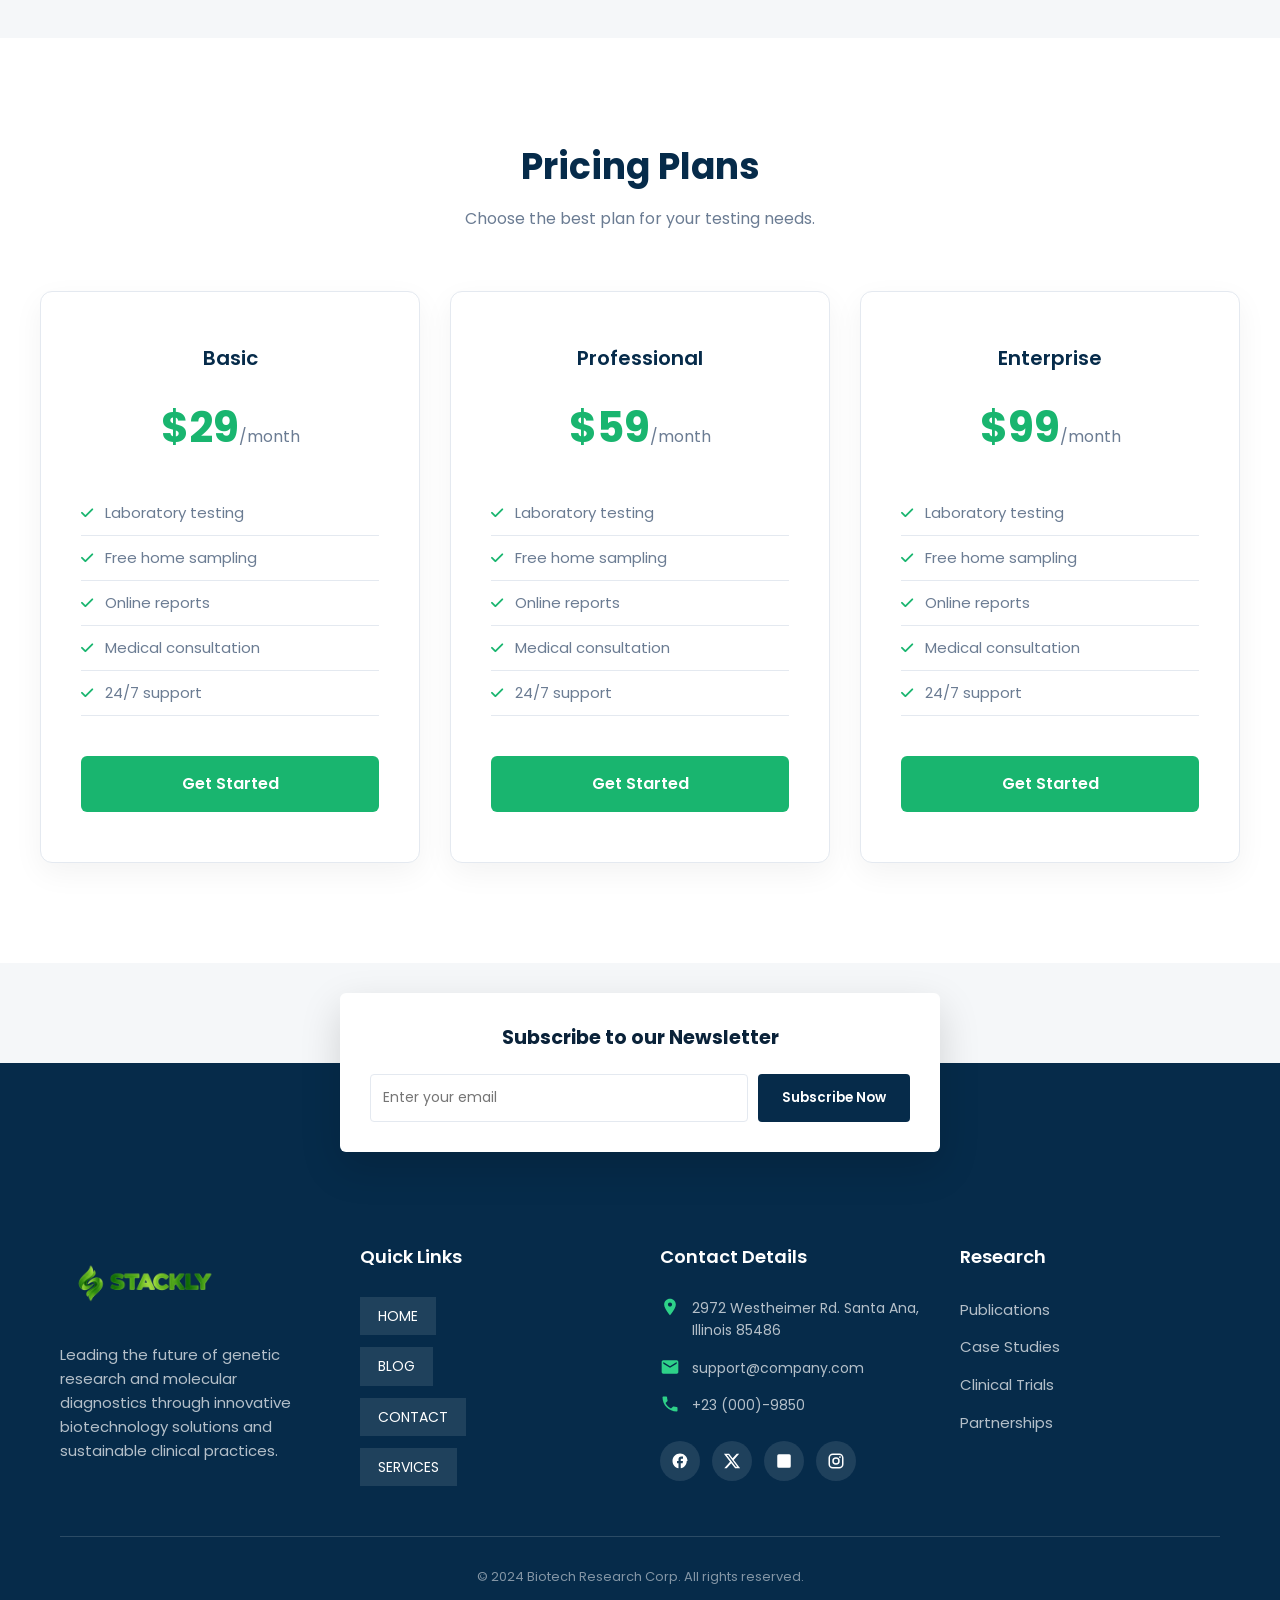
<file: services.html>
<!doctype html>
<html lang="en">
  <head>
    <meta charset="UTF-8" />
    <meta name="viewport" content="width=device-width, initial-scale=1.0" />
    <title>Our Services | Biotechnology & Laboratory</title>
    <link
      href="https://fonts.googleapis.com/css2?family=Poppins:wght@300;400;500;600;700&display=swap"
      rel="stylesheet"
    />
    <!-- Font Awesome for icons -->
    <link
      rel="stylesheet"
      href="https://cdnjs.cloudflare.com/ajax/libs/font-awesome/6.4.0/css/all.min.css"
    />
    <link rel="preconnect" href="https://fonts.googleapis.com" />
    <link rel="preconnect" href="https://fonts.gstatic.com" crossorigin />
    <link rel="stylesheet" href="./nav.css" />
    <link rel="stylesheet" href="./footer.css" />
    <style>
      :root {
        --navy-dark: #062b4a;
        --navy-deep: #071f3a;
        --navy-light: #0d3558;
        --green-primary: #19b56f;
        --green-hover: #15a362;
        --green-light: #2ed189;
        --teal-accent: #17c3b2;
        --bg-soft: #f5f7f9;
        --card-bg: #ffffff;
        --border-light: #e4e9f0;
        --text-dark: #0a2239;
        --text-light: #6b7c93;
        --text-white: #ffffff;
        --input-bg: #ececec;
      }

      * {
        margin: 0;
        padding: 0;
        box-sizing: border-box;
      }

      body {
        font-family: "Poppins", sans-serif;
        background-color: var(--bg-soft);
        color: var(--text-dark);
        line-height: 1.6;
        overflow-x: hidden;
      }

      /* --- HERO BANNER --- */
      .hero {
        position: relative;
        height: 450px;
        width: 100%;
        background:
          linear-gradient(rgba(6, 43, 74, 0.75), rgba(6, 43, 74, 0.75)),
          url("./assets/servicehero.webp") center/cover no-repeat;
        display: flex;
        flex-direction: column;
        justify-content: center;
        align-items: center;
        text-align: center;
        color: var(--text-white);
      }

      .hero h1 {
        font-size: 52px;
        font-weight: 700;
        margin-bottom: 10px;
        opacity: 0;
        transform: translateY(20px);
      }

      .breadcrumb {
        font-size: 14px;
        font-weight: 400;
        opacity: 0;
        transform: translateY(20px);
      }

      /* Wave Divider */
      .hero-divider {
        position: absolute;
        bottom: 0;
        left: 0;
        width: 100%;
        height: 60px;
        background: #fff;
        clip-path: ellipse(60% 100% at 50% 100%);
      }

      .home-btn {
        position: absolute;
        bottom: -25px;
        left: 50%;
        transform: translateX(-50%);
        width: 50px;
        height: 50px;
        background: var(--navy-dark);
        color: white;
        border-radius: 50%;
        display: flex;
        align-items: center;
        justify-content: center;
        font-size: 18px;
        z-index: 10;
        box-shadow: 0 4px 15px rgba(0, 0, 0, 0.2);
        text-decoration: none;
        transition: transform 0.3s ease;
      }

      .home-btn:hover {
        transform: translateX(-50%) scale(1.1);
        background: var(--green-primary);
      }

      /* --- SERVICES GRID --- */
      .section-container {
        max-width: 1200px;
        margin: 0 auto;
        padding: 100px 20px;
      }

      .services-grid {
        display: grid;
        grid-template-columns: repeat(3, 1fr);
        gap: 30px;
      }

      /* Service Card Styling */
      .service-card {
        background: var(--card-bg);
        border-radius: 12px;
        overflow: hidden;
        box-shadow: 0 10px 30px rgba(0, 0, 0, 0.05);
        transition: all 0.4s ease;
        position: relative;
        display: flex;
        flex-direction: column;
        cursor: pointer;
        opacity: 0;
        transform: translateY(40px);
      }

      .card-header {
        background: var(--navy-dark);
        height: 140px;
        padding: 30px;
        display: flex;
        justify-content: space-between;
        align-items: flex-start;
        position: relative;
        z-index: 2;
        transition: background 0.4s ease;
      }

      .card-header h3 {
        color: var(--text-white);
        font-size: 26px;
        font-weight: 600;
        line-height: 1.2;
        max-width: 70%;
        position: relative;
      }

      /* Underline Animation */
      .card-header h3::after {
        content: "";
        position: absolute;
        bottom: -5px;
        left: 0;
        width: 0;
        height: 2px;
        background: #fff;
        transition: width 0.4s ease;
      }

      .card-header .faded-icon {
        font-size: 60px;
        color: #fff;
        opacity: 0.15;
        transform: translateY(-10px);
      }

      /* Diagonal Shapes */
      .diagonal-divider {
        position: relative;
        height: 80px;
        margin-top: -1px; /* prevent tiny gap */
        z-index: 2;
      }

      .shape-layer-1 {
        position: absolute;
        top: 0;
        left: 0;
        width: 100%;
        height: 100%;
        background: var(--navy-dark);
        clip-path: polygon(0 0, 100% 0, 100% 30%, 0 100%);
        transition: background 0.4s ease;
      }

      .shape-layer-2 {
        position: absolute;
        top: 0;
        left: 0;
        width: 100%;
        height: 85%;
        background: var(--navy-light);
        clip-path: polygon(0 0, 100% 0, 100% 0%, 0 100%);
        transition: background 0.4s ease;
        opacity: 0.6;
      }

      .card-image-wrapper {
        width: 100%;
        height: 260px;
        overflow: hidden;
        z-index: 1;
      }

      .card-image-wrapper img {
        width: 100%;
        height: 100%;
        object-fit: cover;
        transition: transform 0.6s ease;
      }

      /* Hover States */
      .service-card:hover {
        transform: translateY(-10px);
        box-shadow: 0 20px 40px rgba(0, 0, 0, 0.12);
      }

      .service-card:hover .card-header {
        background: var(--green-primary);
      }

      .service-card:hover .shape-layer-1 {
        background: var(--green-primary);
      }

      .service-card:hover .shape-layer-2 {
        background: var(--green-light);
      }

      .service-card:hover .card-header h3::after {
        width: 60px;
      }

      .service-card:hover .card-image-wrapper img {
        transform: scale(1.1);
      }

      /* --- PRICING SECTION --- */
      .pricing-section {
        background: #fff;
        padding: 100px 20px;
        text-align: center;
      }

      .section-title {
        margin-bottom: 60px;
      }

      .section-title h2 {
        font-size: 36px;
        color: var(--navy-dark);
        margin-bottom: 10px;
      }

      .section-title p {
        color: var(--text-light);
        font-size: 16px;
      }

      .pricing-grid {
        display: grid;
        grid-template-columns: repeat(3, 1fr);
        gap: 30px;
        max-width: 1200px;
        margin: 0 auto;
      }

      .pricing-card {
        background: #fff;
        padding: 50px 40px;
        border-radius: 12px;
        box-shadow: 0 10px 30px rgba(0, 0, 0, 0.05);
        transition: all 0.4s ease;
        border: 1px solid var(--border-light);
        display: flex;
        flex-direction: column;
        align-items: center;
        opacity: 0;
        transform: translateY(30px);
      }

      .pricing-card:hover {
        transform: translateY(-5px);
        box-shadow: 0 15px 35px rgba(0, 0, 0, 0.1);
      }

      .plan-name {
        font-size: 20px;
        font-weight: 600;
        color: var(--navy-dark);
        margin-bottom: 20px;
      }

      .plan-price {
        font-size: 42px;
        font-weight: 700;
        color: var(--green-primary);
        margin-bottom: 30px;
      }

      .plan-price span {
        font-size: 16px;
        color: var(--text-light);
        font-weight: 400;
      }

      .feature-list {
        list-style: none;
        width: 100%;
        margin-bottom: 40px;
        text-align: left;
      }

      .feature-list li {
        padding: 10px 0;
        border-bottom: 1px solid var(--border-light);
        color: var(--text-light);
        font-size: 15px;
        display: flex;
        align-items: center;
      }

      .feature-list li i {
        color: var(--green-primary);
        margin-right: 12px;
        font-size: 14px;
      }

      /* Pricing Button with Pseudo-element Fill */
      .pricing-btn {
        position: relative;
        display: inline-block;
        width: 100%;
        padding: 15px 0;
        background: var(--green-primary);
        color: white;
        text-decoration: none;
        border-radius: 6px;
        font-weight: 600;
        overflow: hidden;
        z-index: 1;
        transition: color 0.4s ease;
      }

      .pricing-btn::before {
        content: "";
        position: absolute;
        bottom: 0;
        left: 0;
        width: 100%;
        height: 0;
        background: var(--navy-dark);
        z-index: -1;
        transition: height 0.4s ease;
      }

      .pricing-btn:hover::before {
        height: 100%;
      }

      /* --- RESPONSIVE --- */
      @media (max-width: 1024px) {
        .services-grid,
        .pricing-grid {
          grid-template-columns: repeat(2, 1fr);
        }
        .hero h1 {
          font-size: 42px;
        }
      }

      @media (max-width: 768px) {
        .services-grid,
        .pricing-grid {
          grid-template-columns: 1fr;
          gap: 25px;
        }
        .hero {
          height: 350px;
        }
        .hero h1 {
          font-size: 32px;
        }
        .section-container {
          padding: 60px 20px;
        }
        .card-header h3 {
          font-size: 22px;
        }
      }

      /* Animation Classes */
      .reveal-active {
        opacity: 1 !important;
        transform: translateY(0) !important;
      }
    </style>
  </head>
  <body>
    <header id="stklynav-header">
      <div class="stklynav-logo">
        <a href="./index.html"
          ><img
            src="./assets/logo.webp"
            alt="Stkly Logo"
            class="stklynav-logo-img"
        /></a>
      </div>

      <div class="stklynav-topbar">
        <div class="stklynav-marquee-container">
          <span class="stklynav-marquee-text"
            >Advancing biotechnology for healthier futures. &nbsp;&nbsp;&nbsp;
            Innovative solutions for a changing world. &nbsp;&nbsp;&nbsp;
            Leading the way in genetic research.</span
          >
        </div>
        <div class="stklynav-socials">
          <a href="./404.html" class="stklynav-social-icon"
            ><svg viewBox="0 0 24 24">
              <path
                d="M18.77,7.46H14.5v-1.9c0-.9.6-1.1,1-1.1h3V.5h-4.33c-4.8,0-5.87,3.6-5.87,5.87V7.46H5.47v3.83h2.83v12.21h5.05v-12.21h3.42l.52-3.83Z"
              /></svg
          ></a>
          <a href="./404.html" class="stklynav-social-icon"
            ><svg viewBox="0 0 24 24">
              <path
                d="M23.95,4.57c-.88.39-1.83.65-2.83.77,1.02-.61,1.79-1.58,2.16-2.72-.95.56-2.01.97-3.13,1.19-.9-.96-2.17-1.56-3.59-1.56-2.72,0-4.92,2.2-4.92,4.92,0,.39.04.76.13,1.12C7.69,8.09,4.07,6.13,1.64,3.16c-.42.73-.67,1.58-.67,2.48,0,1.71.87,3.22,2.19,4.1-.81-.03-1.56-.25-2.23-.61v.06c0,2.39,1.7,4.38,3.95,4.83-.41.11-.85.17-1.3.17-.32,0-.63-.03-.93-.09.63,1.96,2.45,3.39,4.6,3.43-1.68,1.32-3.8,2.1-6.1,2.1-.4,0-.79-.02-1.18-.07,2.18,1.39,4.76,2.21,7.55,2.21,9.05,0,14-7.5,14-14,0-.21,0-.42-.01-.63,1-.72,1.85-1.61,2.53-2.62Z"
              /></svg
          ></a>
          <a href="./404.html" class="stklynav-social-icon"
            ><svg viewBox="0 0 24 24">
              <path
                d="M22.23,0H1.77C.79,0,0,.77,0,1.72v20.56c0,.95.79,1.72,1.77,1.72h20.45c.98,0,1.77-.77,1.77-1.72V1.72c0-.95-.79-1.72-1.77-1.72ZM7.12,20.45h-3.56V9h3.56v11.45ZM5.34,7.43c-1.14,0-2.06-.92-2.06-2.06s.92-2.06,2.06-2.06,2.06.92,2.06,2.06-.92,2.06-2.06,2.06ZM20.45,20.45h-3.56v-5.57c0-1.33-.03-3.04-1.85-3.04-1.85,0-2.14,1.45-2.14,2.95v5.67h-3.56V9h3.42v1.56h.05c.48-.9,1.64-1.85,3.37-1.85,3.61,0,4.27,2.37,4.27,5.46v6.28Z"
              /></svg
          ></a>
          <a href="./404.html" class="stklynav-social-icon"
            ><svg viewBox="0 0 24 24">
              <path
                d="M12,2.16c3.2,0,3.58.01,4.85.07,1.17.05,1.81.25,2.23.41.56.22.96.48,1.38.9.42.42.68.82.9,1.38.16.42.36,1.06.41,2.23.06,1.27.07,1.65.07,4.85s-.01,3.58-.07,4.85c-.05,1.17-.25,1.81-.41,2.23-.22.56-.48.96-.9,1.38-.42.42-.82.68-1.38.9-.42.16-1.06.36-2.23.41-1.27.06-1.65.07-4.85.07s-3.58-.01-4.85-.07c-1.17-.05-1.81-.25-2.23-.41-.56-.22-.96-.48-1.38-.9-.42-.42-.68-.82-.9-1.38-.16-.42-.36-1.06-.41-2.23-.06-1.27-.07-1.65-.07-4.85s.01-3.58.07-4.85c.05-1.17.25-1.81.41-2.23.22-.56.48-.96.9-1.38.42-.42.82-.68,1.38-.9.42-.16,1.06-.36,2.23-.41,1.27-.06,1.65-.07,4.85-.07m0-2.16C8.74,0,8.33.01,7.05.07c-1.28.06-2.15.26-2.91.56-.79.31-1.45.71-2.11,1.38-.66.66-1.07,1.33-1.38,2.11-.29.76-.5,1.63-.56,2.91C.01,8.33,0,8.74,0,12s.01,3.67.07,4.95c.06,1.28.26,2.15.56,2.91.31.79.71,1.45,1.38,2.11.66.66,1.33,1.07,2.11,1.38.76.29,1.63.5,2.91.56,1.28.06,1.68.07,4.95.07s3.67-.01,4.95-.07c1.28-.06,2.15-.26,2.91-.56.79-.31,1.45-.71,2.11-1.38.66-.66,1.07-1.33,1.38-2.11.29-.76.5-1.63.56-2.91.06-1.28.07-1.68.07-4.95s-.01-3.67-.07-4.95c-.06-1.28-.26-2.15-.56-2.91-.31-.79-.71-1.45-1.38-2.11-.66-.66-1.33-1.07-2.11-1.38-.76-.29-1.63-.5-2.91-.56-1.28-.06-1.68-.07-4.95-.07Z"
              />
              <path
                d="M12,5.84c-3.4,0-6.16,2.76-6.16,6.16s2.76,6.16,6.16,6.16,6.16-2.76,6.16-6.16-2.76-6.16-6.16-6.16m0,10.16c-2.21,0-4-1.79-4-4s1.79-4,4-4,4,1.79,4,4-1.79,4-4,4Z"
              />
              <circle cx="18.41" cy="5.59" r="1.44" /></svg
          ></a>
        </div>
      </div>

      <div class="stklynav-main">
        <nav class="stklynav-menu">
          <a href="./index.html" class="stklynav-item"
            ><svg viewBox="0 0 24 24">
              <path d="M3 9l9-7 9 7v11a2 2 0 0 1-2 2H5a2 2 0 0 1-2-2z"></path>
              <polyline points="9 22 9 12 15 12 15 22"></polyline></svg
            ><span>HOME</span></a
          >
          <a href="./services.html" class="stklynav-item"
            ><svg viewBox="0 0 24 24">
              <polygon points="12 2 2 7 12 12 22 7 12 2"></polygon>
              <polyline points="2 17 12 22 22 17"></polyline>
              <polyline points="2 12 12 17 22 12"></polyline></svg
            ><span>SERVICES</span></a
          >
          <a href="./blog.html" class="stklynav-item"
            ><svg viewBox="0 0 24 24">
              <path
                d="M4 4h16c1.1 0 2 .9 2 2v12c0 1.1-.9 2-2 2H4c-1.1 0-2-.9-2-2V6c0-1.1.9-2 2-2z"
              ></path>
              <polyline points="22,6 12,13 2,6"></polyline></svg
            ><span>BLOG</span></a
          >
          <a href="./contact.html" class="stklynav-item"
            ><svg viewBox="0 0 24 24">
              <path
                d="M21 15a2 2 0 0 1-2 2H7l-4 4V5a2 2 0 0 1 2-2h14a2 2 0 0 1 2 2z"
              ></path></svg
            ><span>CONTACT</span></a
          >
        </nav>

        <div class="stklynav-actions">
          <a href="./login.html" class="stklynav-btn stklynav-btn-login"
            >LOGIN</a
          >
          <a href="./signup.html" class="stklynav-btn stklynav-btn-start"
            >GET STARTED</a
          >
        </div>

        <button class="stklynav-hamburger" id="stklynav-hamburger-btn">
          <svg
            width="28"
            height="28"
            viewBox="0 0 24 24"
            fill="none"
            stroke="currentColor"
            stroke-width="2"
            stroke-linecap="round"
            stroke-linejoin="round"
          >
            <line x1="3" y1="12" x2="21" y2="12"></line>
            <line x1="3" y1="6" x2="21" y2="6"></line>
            <line x1="3" y1="18" x2="21" y2="18"></line>
          </svg>
        </button>
      </div>
    </header>

    <!-- MOBILE OVERLAY REDESIGNED -->
    <div class="stklynav-mobile" id="stklynav-mobile-overlay">
      <div class="stklynav-mobile-header">
        <a href="./index.html">
          <img src="./assets/logo.webp" alt="Logo" class="stklynav-mobile-logo"
        /></a>
        <button class="stklynav-close" id="stklynav-close-btn">
          <svg
            width="24"
            height="24"
            viewBox="0 0 24 24"
            fill="none"
            stroke="currentColor"
            stroke-width="2"
            stroke-linecap="round"
            stroke-linejoin="round"
          >
            <line x1="18" y1="6" x2="6" y2="18"></line>
            <line x1="6" y1="6" x2="18" y2="18"></line>
          </svg>
        </button>
      </div>

      <nav class="stklynav-mobile-menu">
        <a href="./index.html" class="stklynav-mobile-item">
          <svg viewBox="0 0 24 24">
            <path d="M3 9l9-7 9 7v11a2 2 0 0 1-2 2H5a2 2 0 0 1-2-2z"></path>
            <polyline points="9 22 9 12 15 12 15 22"></polyline>
          </svg>
          HOME
        </a>
        <a href="./services.html" class="stklynav-mobile-item">
          <svg viewBox="0 0 24 24">
            <polygon points="12 2 2 7 12 12 22 7 12 2"></polygon>
            <polyline points="2 17 12 22 22 17"></polyline>
            <polyline points="2 12 12 17 22 12"></polyline>
          </svg>
          SERVICES
        </a>
        <a href="./blog.html" class="stklynav-mobile-item">
          <svg viewBox="0 0 24 24">
            <path
              d="M4 4h16c1.1 0 2 .9 2 2v12c0 1.1-.9 2-2 2H4c-1.1 0-2-.9-2-2V6c0-1.1.9-2 2-2z"
            ></path>
            <polyline points="22,6 12,13 2,6"></polyline>
          </svg>
          BLOG
        </a>
        <a href="./contact.html" class="stklynav-mobile-item">
          <svg viewBox="0 0 24 24">
            <path
              d="M21 15a2 2 0 0 1-2 2H7l-4 4V5a2 2 0 0 1 2-2h14a2 2 0 0 1 2 2z"
            ></path>
          </svg>
          CONTACT
        </a>
      </nav>

      <div class="stklynav-mobile-footer">
        <a href="./login.html" class="stklynav-btn stklynav-btn-login">LOGIN</a>
        <a href="./signup.html" class="stklynav-btn stklynav-btn-start"
          >GET STARTED</a
        >
      </div>
    </div>
    <!-- Hero Section -->
    <section class="hero">
      <h1 id="hero-title">Our Services</h1>
      <div class="breadcrumb" id="hero-bread">Home > Services</div>
      <div class="hero-divider"></div>
      <a href="./index.html" class="home-btn"><i class="fas fa-home"></i></a>
    </section>

    <!-- Services Section -->
    <section class="section-container">
      <div
        class="services-grid"
        id="servicesGrid"
        onclick="window.location.href = './404.html'"
      >
        <!-- Card 1 -->
        <div class="service-card reveal">
          <div class="card-header">
            <h3>Chemical Research</h3>
            <i class="fas fa-flask faded-icon"></i>
          </div>
          <div class="diagonal-divider">
            <div class="shape-layer-1"></div>
            <div class="shape-layer-2"></div>
          </div>
          <div class="card-image-wrapper">
            <img src="./assets/s1.webp" alt="Chemical Research" />
          </div>
        </div>

        <!-- Card 2 -->
        <div
          class="service-card reveal"
          onclick="window.location.href = './404.html'"
        >
          <div class="card-header">
            <h3>Free home sampling</h3>
            <i class="fas fa-vials faded-icon"></i>
          </div>
          <div class="diagonal-divider">
            <div class="shape-layer-1"></div>
            <div class="shape-layer-2"></div>
          </div>
          <div class="card-image-wrapper">
            <img src="./assets/s2.webp" alt="Home Sampling" />
          </div>
        </div>

        <!-- Card 3 -->
        <div
          class="service-card reveal"
          onclick="window.location.href = './404.html'"
        >
          <div class="card-header">
            <h3>Safe Diagnoses</h3>
            <i class="fas fa-microscope faded-icon"></i>
          </div>
          <div class="diagonal-divider">
            <div class="shape-layer-1"></div>
            <div class="shape-layer-2"></div>
          </div>
          <div class="card-image-wrapper">
            <img src="./assets/s3.webp" alt="Diagnoses" />
          </div>
        </div>

        <!-- Card 4 -->
        <div
          class="service-card reveal"
          onclick="window.location.href = './404.html'"
        >
          <div class="card-header">
            <h3>Artificial intelligence</h3>
            <i class="fas fa-atom faded-icon"></i>
          </div>
          <div class="diagonal-divider">
            <div class="shape-layer-1"></div>
            <div class="shape-layer-2"></div>
          </div>
          <div class="card-image-wrapper">
            <img src="./assets/s4.webp" alt="AI" />
          </div>
        </div>

        <!-- Card 5 -->
        <div
          class="service-card reveal"
          onclick="window.location.href = './404.html'"
        >
          <div class="card-header">
            <h3>Specialized genetic tests</h3>
            <i class="fas fa-dna faded-icon"></i>
          </div>
          <div class="diagonal-divider">
            <div class="shape-layer-1"></div>
            <div class="shape-layer-2"></div>
          </div>
          <div class="card-image-wrapper">
            <img src="./assets/s5.webp" alt="Genetic Tests" />
          </div>
        </div>

        <!-- Card 6 -->
        <div
          class="service-card reveal"
          onclick="window.location.href = './404.html'"
        >
          <div class="card-header">
            <h3>Pathology testing</h3>
            <i class="fas fa-bacteria faded-icon"></i>
          </div>
          <div class="diagonal-divider">
            <div class="shape-layer-1"></div>
            <div class="shape-layer-2"></div>
          </div>
          <div class="card-image-wrapper">
            <img src="./assets/s6.webp" alt="Pathology" />
          </div>
        </div>
      </div>
    </section>

    <!-- Pricing Section -->
    <section class="pricing-section">
      <div class="section-title">
        <h2>Pricing Plans</h2>
        <p>Choose the best plan for your testing needs.</p>
      </div>

      <div class="pricing-grid">
        <!-- Plan 1 -->
        <div class="pricing-card reveal">
          <div class="plan-name">Basic</div>
          <div class="plan-price">$29<span>/month</span></div>
          <ul class="feature-list">
            <li><i class="fas fa-check"></i> Laboratory testing</li>
            <li><i class="fas fa-check"></i> Free home sampling</li>
            <li><i class="fas fa-check"></i> Online reports</li>
            <li><i class="fas fa-check"></i> Medical consultation</li>
            <li><i class="fas fa-check"></i> 24/7 support</li>
          </ul>
          <a href="./404.html" class="pricing-btn">Get Started</a>
        </div>

        <!-- Plan 2 -->
        <div class="pricing-card reveal">
          <div class="plan-name">Professional</div>
          <div class="plan-price">$59<span>/month</span></div>
          <ul class="feature-list">
            <li><i class="fas fa-check"></i> Laboratory testing</li>
            <li><i class="fas fa-check"></i> Free home sampling</li>
            <li><i class="fas fa-check"></i> Online reports</li>
            <li><i class="fas fa-check"></i> Medical consultation</li>
            <li><i class="fas fa-check"></i> 24/7 support</li>
          </ul>
          <a href="./404.html" class="pricing-btn">Get Started</a>
        </div>

        <!-- Plan 3 -->
        <div class="pricing-card reveal">
          <div class="plan-name">Enterprise</div>
          <div class="plan-price">$99<span>/month</span></div>
          <ul class="feature-list">
            <li><i class="fas fa-check"></i> Laboratory testing</li>
            <li><i class="fas fa-check"></i> Free home sampling</li>
            <li><i class="fas fa-check"></i> Online reports</li>
            <li><i class="fas fa-check"></i> Medical consultation</li>
            <li><i class="fas fa-check"></i> 24/7 support</li>
          </ul>
          <a href="./404.html" class="pricing-btn">Get Started</a>
        </div>
      </div>
    </section>
    <footer class="stklyfoot-footer">
      <div class="stklyfoot-container">
        <div class="stklyfoot-newsletter" id="stklyfoot-newsletter">
          <h3>Subscribe to our Newsletter</h3>
          <form class="stklyfoot-form" action="./404.html">
            <input
              type="email"
              class="stklyfoot-email"
              placeholder="Enter your email"
              required
            />
            <button class="stklyfoot-subscribe">Subscribe Now</button>
          </form>
        </div>

        <div class="stklyfoot-grid">
          <div class="stklyfoot-column stklyfoot-about">
            <a href="./index.html">
              <img src="./assets/logo.webp" alt="Logo" class="stklyfoot-logo"
            /></a>
            <p class="stklyfoot-description">
              Leading the future of genetic research and molecular diagnostics
              through innovative biotechnology solutions and sustainable
              clinical practices.
            </p>
          </div>

          <div class="stklyfoot-column stklyfoot-links">
            <h4 class="stklyfoot-heading">Quick Links</h4>
            <div class="stklyfoot-chips">
              <a href="./index.html" class="stklyfoot-chip">HOME</a>
              <a href="./blog.html" class="stklyfoot-chip">BLOG</a>
              <a href="./contact.html" class="stklyfoot-chip">CONTACT</a>
              <a href="./services.html" class="stklyfoot-chip">SERVICES</a>
            </div>
          </div>

          <div class="stklyfoot-column stklyfoot-contact">
            <h4 class="stklyfoot-heading">Contact Details</h4>

            <div class="stklyfoot-contact-item">
              <svg viewBox="0 0 24 24">
                <path
                  d="M12 2C8.13 2 5 5.13 5 9c0 5.25 7 13 7 13s7-7.75 7-13c0-3.87-3.13-7-7-7zm0 9.5c-1.38 0-2.5-1.12-2.5-2.5s1.12-2.5 2.5-2.5 2.5 1.12 2.5 2.5-1.12 2.5-2.5 2.5z"
                />
              </svg>
              <span>2972 Westheimer Rd. Santa Ana, Illinois 85486</span>
            </div>

            <div class="stklyfoot-contact-item">
              <svg viewBox="0 0 24 24">
                <path
                  d="M20 4H4c-1.1 0-1.99.9-1.99 2L2 18c0 1.1.9 2 2 2h16c1.1 0 2-.9 2-2V6c0-1.1-.9-2-2-2zm0 4l-8 5-8-5V6l8 5 8-5v2z"
                />
              </svg>
              <span>support@company.com</span>
            </div>

            <div class="stklyfoot-contact-item">
              <svg viewBox="0 0 24 24">
                <path
                  d="M6.62 10.79c1.44 2.83 3.76 5.14 6.59 6.59l2.2-2.2c.27-.27.67-.36 1.02-.24 1.12.37 2.33.57 3.57.57.55 0 1 .45 1 1V20c0 .55-.45 1-1 1-9.39 0-17-7.61-17-17 0-.55.45-1 1-1h3.5c.55 0 1 .45 1 1 0 1.25.2 2.45.57 3.57.11.35.03.74-.25 1.02l-2.2 2.2z"
                />
              </svg>
              <span>+23 (000)-9850</span>
            </div>

            <div class="stklyfoot-socials">
              <!-- Facebook -->
              <a href="./404.html" class="stklyfoot-social-icon">
                <svg viewBox="0 0 24 24">
                  <path
                    d="M22 12c0-5.52-4.48-10-10-10S2 6.48 2 12c0 4.84 3.44 8.87 8 9.8V15H8v-3h2V9.5C10 7.57 11.57 6 13.5 6H16v3h-2c-.55 0-1 .45-1 1V12h3l-.5 3h-2.5v6.8c4.56-.93 8-4.96 8-9.8z"
                  />
                </svg>
              </a>
              <!-- Twitter (X) -->
              <a href="./404.html" class="stklyfoot-social-icon">
                <svg viewBox="0 0 24 24">
                  <path
                    d="M18.244 2.25h3.308l-7.227 8.26 8.502 11.24H16.17l-5.214-6.817L4.99 21.75H1.68l7.73-8.835L1.254 2.25H8.08l4.713 6.231zm-1.161 17.52h1.833L7.084 4.126H5.117z"
                  />
                </svg>
              </a>
              <!-- LinkedIn -->
              <a href="./404.html" class="stklyfoot-social-icon">
                <svg viewBox="0 0 24 24">
                  <path
                    d="M19 3a2 2 0 0 1 2 2v14a2 2 0 0 1-2 2H5a2 2 0 0 1-2-2V5a2 2 0 0 1 2-2h14m-2.25 15.5h-2.5V11c0-.83-.67-1.5-1.5-1.5s-1.5.67-1.5 1.5v7.5H8.75V9h2.5v1.25c.5-.75 1.5-1.25 2.5-1.25 1.93 0 3.5 1.57 3.5 3.5v5.5zM7.5 7.5h-2v-2h2v2z"
                  />
                </svg>
              </a>
              <!-- Instagram -->
              <a href="./404.html" class="stklyfoot-social-icon">
                <svg viewBox="0 0 24 24">
                  <path
                    d="M7.8 2h8.4C19.4 2 22 4.6 22 7.8v8.4a5.8 5.8 0 0 1-5.8 5.8H7.8C4.6 22 2 19.4 2 16.2V7.8A5.8 5.8 0 0 1 7.8 2m-.2 2A3.6 3.6 0 0 0 4 7.6v8.8A3.6 3.6 0 0 0 7.6 20h8.8a3.6 3.6 0 0 0 3.6-3.6V7.6A3.6 3.6 0 0 0 16.4 4H7.6m9.65 1.5a1.25 1.25 0 0 1 1.25 1.25A1.25 1.25 0 0 1 17.25 8 1.25 1.25 0 0 1 16 6.75a1.25 1.25 0 0 1 1.25-1.25M12 7a5 5 0 0 1 5 5 5 5 0 0 1-5 5 5 5 0 0 1-5-5 5 5 0 0 1 5-5m0 2a3 3 0 0 0-3 3 3 3 0 0 0 3 3 3 3 0 0 0 3-3 3 3 0 0 0-3-3z"
                  />
                </svg>
              </a>
            </div>
          </div>

          <div class="stklyfoot-column stklyfoot-research">
            <h4 class="stklyfoot-heading">Research</h4>
            <ul class="stklyfoot-research-list">
              <li class="stklyfoot-research-item">
                <a href="./404.html" class="stklyfoot-research-link"
                  >Publications</a
                >
              </li>
              <li class="stklyfoot-research-item">
                <a href="./404.html" class="stklyfoot-research-link"
                  >Case Studies</a
                >
              </li>
              <li class="stklyfoot-research-item">
                <a href="./404.html" class="stklyfoot-research-link"
                  >Clinical Trials</a
                >
              </li>
              <li class="stklyfoot-research-item">
                <a href="./404.html" class="stklyfoot-research-link"
                  >Partnerships</a
                >
              </li>
            </ul>
          </div>
        </div>

        <div class="stklyfoot-divider"></div>
        <p class="stklyfoot-copyright">
          &copy; 2024 Biotech Research Corp. All rights reserved.
        </p>
      </div>
    </footer>
    <script src="./nav.js"></script>
    <script src="./footer.js"></script>
    <script>
      document.addEventListener("DOMContentLoaded", () => {
        // Hero Animation
        const heroTitle = document.getElementById("hero-title");
        const heroBread = document.getElementById("hero-bread");

        setTimeout(() => {
          heroTitle.style.transition = "all 0.8s ease-out";
          heroTitle.classList.add("reveal-active");

          setTimeout(() => {
            heroBread.style.transition = "all 0.8s ease-out";
            heroBread.classList.add("reveal-active");
          }, 200);
        }, 100);

        // Scroll Reveal Observer
        const observerOptions = {
          threshold: 0.15,
          rootMargin: "0px 0px -50px 0px",
        };

        const revealObserver = new IntersectionObserver((entries, observer) => {
          entries.forEach((entry, index) => {
            if (entry.isIntersecting) {
              // Add a slight stagger effect based on index in current view if needed
              // But for simple implementation we just reveal
              setTimeout(() => {
                entry.target.classList.add("reveal-active");
              }, 50);
              observer.unobserve(entry.target);
            }
          });
        }, observerOptions);

        const revealElements = document.querySelectorAll(".reveal");
        revealElements.forEach((el) => revealObserver.observe(el));
      });
    </script>
  </body>
</html>
</file>
<file: nav.css>
:root {
  --navy-dark: #062b4a;
  --navy-deep: #071f3a;
  --navy-light: #0d3558;
  --green-primary: #19b56f;
  --green-hover: #15a362;
  --green-light: #2ed189;
  --teal-accent: #17c3b2;
  --bg-soft: #f5f7f9;
  --border-light: #e4e9f0;
  --text-dark: #0a2239;
  --text-light: #6b7c93;
  --text-white: #ffffff;

  --stklynav-transition: 0.4s ease;
}

* {
  margin: 0;
  padding: 0;
  box-sizing: border-box;
  font-family: "Poppins", sans-serif;
}

body {
  background-color: var(--bg-soft);
  min-height: 200vh;
}

/* HEADER WRAPPER */
#stklynav-header {
  width: 100%;
  background: white;
  display: grid;
  grid-template-columns: 220px 1fr;
  position: fixed;
  top: 0;
  left: 0;
  z-index: 1000;
  transition: box-shadow var(--stklynav-transition);
}

#stklynav-header.stklynav-scrolled {
  box-shadow: 0 4px 20px rgba(0, 0, 0, 0.08);
}

/* LOGO AREA */
.stklynav-logo {
  display: flex;
  align-items: center;
  padding-left: 30px;
  background: white;
  border-right: 1px solid var(--border-light);
  grid-row: span 2;
}

.stklynav-logo-img {
  height: 80px;
  display: block;
}

/* TOP BAR */
.stklynav-topbar {
  height: 40px;
  background: var(--navy-dark);
  display: flex;
  justify-content: space-between;
  align-items: center;
  padding: 0 30px;
  overflow: hidden;
}

.stklynav-marquee-container {
  flex: 1;
  overflow: hidden;
  white-space: nowrap;
  margin-right: 40px;
}

.stklynav-marquee-text {
  display: inline-block;
  color: var(--text-white);
  font-size: 14px;
  padding-left: 100%;
  animation: stklynav-marquee 25s linear infinite;
}

@keyframes stklynav-marquee {
  0% {
    transform: translate(0, 0);
  }
  100% {
    transform: translate(-100%, 0);
  }
}

.stklynav-socials {
  display: flex;
  gap: 12px;
}

.stklynav-social-icon {
  width: 30px;
  height: 30px;
  background: rgba(255, 255, 255, 0.1);
  border-radius: 50%;
  display: flex;
  align-items: center;
  justify-content: center;
  color: white;
  text-decoration: none;
  transition: background var(--stklynav-transition);
}

.stklynav-social-icon:hover {
  background: var(--green-primary);
}

.stklynav-social-icon svg {
  width: 14px;
  height: 14px;
  fill: currentColor;
}

/* MAIN NAVIGATION BAR */
.stklynav-main {
  height: 70px;
  display: flex;
  align-items: center;
  justify-content: space-between;
  padding: 0 30px;
  border-top: 1px solid var(--border-light);
}

.stklynav-menu {
  display: flex;
  gap: 35px;
}

.stklynav-item {
  display: flex;
  align-items: center;
  gap: 8px;
  text-decoration: none;
  color: var(--text-dark);
  font-size: 15px;
  font-weight: 500;
  transition: color var(--stklynav-transition);
}

.stklynav-item:hover {
  color: var(--green-primary);
}

.stklynav-item svg {
  width: 18px;
  height: 18px;
  stroke: currentColor;
  fill: none;
  stroke-width: 2;
}

/* ACTION BUTTONS */
.stklynav-actions {
  display: flex;
  gap: 15px;
}

.stklynav-btn {
  position: relative;
  padding: 12px 26px;
  font-weight: 600;
  font-size: 14px;
  border-radius: 4px;
  text-decoration: none;
  overflow: hidden;
  z-index: 1;
  display: inline-flex;
  align-items: center;
  justify-content: center;
  transition: color var(--stklynav-transition);
}

.stklynav-btn::before {
  content: "";
  position: absolute;
  bottom: 0;
  left: 0;
  width: 100%;
  height: 0;
  z-index: -1;
  transition: height var(--stklynav-transition);
}

.stklynav-btn:hover::before {
  height: 100%;
}

.stklynav-btn-login {
  border: 2px solid var(--green-primary);
  color: var(--green-primary);
  background: transparent;
}

.stklynav-btn-login::before {
  background: var(--green-primary);
}

.stklynav-btn-login:hover {
  color: white;
}

.stklynav-btn-start {
  background: var(--green-primary);
  color: white;
  border: 2px solid var(--green-primary);
}

.stklynav-btn-start::before {
  background: var(--navy-dark);
}

/* HAMBURGER */
.stklynav-hamburger {
  display: none;
  background: none;
  border: none;
  cursor: pointer;
  color: var(--text-dark);
}

/* MOBILE MENU OVERLAY - REDESIGNED */
.stklynav-mobile {
  position: fixed;
  top: 0;
  right: -100%;
  width: 100%;
  height: 100vh;
  background: var(--navy-deep);
  z-index: 2000;
  transition: right 0.5s cubic-bezier(0.77, 0, 0.175, 1);
  display: flex;
  flex-direction: column;
  padding: 0;
}

.stklynav-mobile.active {
  right: 0;
}

.stklynav-mobile-header {
  height: 80px;
  display: flex;
  align-items: center;
  justify-content: space-between;
  padding: 0 25px;
  border-bottom: 1px solid rgba(255, 255, 255, 0.05);
}

.stklynav-mobile-logo {
  height: 45px;
  filter: brightness(0) invert(1);
}

.stklynav-close {
  background: rgba(255, 255, 255, 0.1);
  border: none;
  color: white;
  width: 40px;
  height: 40px;
  border-radius: 50%;
  display: flex;
  align-items: center;
  justify-content: center;
  cursor: pointer;
}

.stklynav-mobile-menu {
  display: flex;
  flex-direction: column;
  padding: 30px 25px;
  gap: 10px;
  flex-grow: 1;
  overflow-y: auto;
}

.stklynav-mobile-item {
  display: flex;
  align-items: center;
  gap: 15px;
  color: white;
  font-size: 18px;
  text-decoration: none;
  font-weight: 500;
  padding: 15px 0;
  border-bottom: 1px solid rgba(255, 255, 255, 0.05);
  transition: color 0.3s ease;
}

.stklynav-mobile-item:hover {
  color: var(--green-primary);
}

.stklynav-mobile-item svg {
  width: 22px;
  height: 22px;
  stroke: var(--green-primary);
  fill: none;
  stroke-width: 2;
}

.stklynav-mobile-footer {
  padding: 25px;
  background: rgba(0, 0, 0, 0.2);
  display: flex;
  flex-direction: column;
  gap: 15px;
}

.stklynav-mobile-footer .stklynav-btn {
  width: 100%;
  padding: 16px;
}

/* RESPONSIVE BREAKPOINTS */
@media (max-width: 1024px) {
  #stklynav-header {
    grid-template-columns: 180px 1fr;
  }
  .stklynav-menu {
    gap: 20px;
  }
}

@media (max-width: 768px) {
  #stklynav-header {
    grid-template-columns: 1fr 60px;
    height: 70px;
  }

  .stklynav-logo {
    grid-row: 1;
    border-right: none;
    padding-left: 20px;
  }

  .stklynav-topbar {
    display: none;
  }

  .stklynav-main {
    border-top: none;
    height: 70px;
    padding: 0 20px;
  }

  .stklynav-menu,
  .stklynav-actions {
    display: none;
  }

  .stklynav-hamburger {
    display: block;
  }
}
</file>
<file: footer.css>
:root {
  --navy-dark: #062b4a;
  --navy-deep: #071f3a;
  --navy-light: #0d3558;
  --green-primary: #19b56f;
  --green-hover: #15a362;
  --green-light: #2ed189;
  --teal-accent: #17c3b2;
  --bg-soft: #f5f7f9;
  --card-bg: #ffffff;
  --border-light: #e4e9f0;
  --text-dark: #0a2239;
  --text-light: #6b7c93;
  --text-white: #ffffff;
}

* {
  box-sizing: border-box;
  margin: 0;
  padding: 0;
  font-family: "Poppins", sans-serif;
}

body {
  background-color: var(--bg-soft);
  min-height: 100vh;
  display: flex;
  flex-direction: column;
  justify-content: flex-end;
}

/* Footer Container */
.stklyfoot-footer {
  background-color: var(--navy-dark);
  color: var(--text-white);
  padding-top: 120px;
  padding-bottom: 80px;
  position: relative;
  margin-top: 100px;
}

.stklyfoot-container {
  max-width: 1200px;
  margin: 0 auto;
  padding: 0 20px;
}

/* Newsletter Section */
.stklyfoot-newsletter {
  position: absolute;
  top: -60px;
  left: 50%;
  transform: translateX(-50%);
  width: 600px;
  background: var(--card-bg);
  padding: 30px;
  border-radius: 6px;
  box-shadow: 0 15px 40px rgba(0, 0, 0, 0.15);
  text-align: center;
  z-index: 10;
  opacity: 0;
  transition: all 0.8s ease-out;
}

.stklyfoot-newsletter.stklyfoot-visible {
  opacity: 1;
  top: -70px;
}

.stklyfoot-newsletter h3 {
  color: var(--text-dark);
  margin-bottom: 20px;
  font-size: 1.2rem;
}

.stklyfoot-form {
  display: flex;
  justify-content: center;
  align-items: center;
}

.stklyfoot-email {
  width: 70%;
  height: 48px;
  padding: 12px;
  border: 1px solid var(--border-light);
  border-radius: 4px;
  outline: none;
  font-size: 14px;
}

/* FILL FROM BOTTOM HOVER EFFECT */
.stklyfoot-subscribe {
  position: relative;
  background: var(--navy-dark); /* Default neutral bg */
  color: var(--text-white);
  padding: 0 24px;
  height: 48px;
  border: none;
  border-radius: 4px;
  font-weight: 600;
  margin-left: 10px;
  cursor: pointer;
  overflow: hidden;
  z-index: 1;
  transition: color 0.4s ease;
  white-space: nowrap;
}

.stklyfoot-subscribe::before {
  content: "";
  position: absolute;
  bottom: 0;
  left: 0;
  width: 100%;
  height: 0%;
  background: var(--green-primary);
  z-index: -1;
  transition: height 0.4s ease;
}

.stklyfoot-subscribe:hover::before {
  height: 100%;
}

.stklyfoot-subscribe:hover {
  color: white;
}

/* Main Grid */
.stklyfoot-grid {
  display: grid;
  grid-template-columns: repeat(4, 1fr);
  gap: 40px;
  padding-top: 60px;
}

.stklyfoot-column {
  opacity: 0;
  transform: translateY(20px);
  transition: all 0.8s ease-out;
}

.stklyfoot-column.stklyfoot-visible {
  opacity: 1;
  transform: translateY(0);
}

/* Column 1: About */
.stklyfoot-logo {
  height: 80px;
  margin-bottom: 20px;
  display: block;
  width: auto;
}

.stklyfoot-description {
  font-size: 15px;
  color: rgba(255, 255, 255, 0.7);
  line-height: 1.6;
}

/* Column Headers */
.stklyfoot-heading {
  font-size: 18px;
  font-weight: 600;
  margin-bottom: 25px;
  position: relative;
}

/* Column 2: Quick Links (Vertical Column Chips) */
.stklyfoot-chips {
  display: flex;
  flex-direction: column; /* Changed to column */
  align-items: flex-start;
  gap: 12px;
}

.stklyfoot-chip {
  display: inline-block;
  padding: 8px 18px;
  /* border-radius: 20px; */
  background: rgba(255, 255, 255, 0.1);
  color: white;
  font-size: 14px;
  text-decoration: none;
  transition: all 0.3s ease;
  width: fit-content;
}

.stklyfoot-chip:hover {
  background: var(--green-primary);
  padding-left: 24px;
}

/* Column 3: Contact */
.stklyfoot-contact-item {
  display: flex;
  align-items: flex-start;
  margin-bottom: 15px;
  color: rgba(255, 255, 255, 0.7);
  font-size: 14px;
}

.stklyfoot-contact-item svg {
  width: 20px;
  height: 20px;
  margin-right: 12px;
  flex-shrink: 0;
  fill: var(--green-light);
}

.stklyfoot-socials {
  display: flex;
  gap: 12px;
  margin-top: 25px;
}

.stklyfoot-social-icon {
  width: 40px;
  height: 40px;
  background: rgba(255, 255, 255, 0.1);
  border-radius: 50%;
  display: flex;
  align-items: center;
  justify-content: center;
  text-decoration: none;
  transition: all 0.3s ease;
  transform: scale(0);
}

.stklyfoot-social-icon.stklyfoot-visible {
  transform: scale(1);
}

.stklyfoot-social-icon:hover {
  background: var(--green-primary);
  transform: scale(1.1) translateY(-3px);
  box-shadow: 0 5px 15px rgba(25, 181, 111, 0.4);
}

.stklyfoot-social-icon svg {
  width: 18px;
  height: 18px;
  fill: white;
}

/* Column 4: Research */
.stklyfoot-research-list {
  list-style: none;
}

.stklyfoot-research-item {
  margin-bottom: 12px;
}

.stklyfoot-research-link {
  font-size: 15px;
  color: rgba(255, 255, 255, 0.7);
  text-decoration: none;
  transition: all 0.3s ease;
  display: inline-block;
}

.stklyfoot-research-link:hover {
  color: var(--green-primary);
  transform: translateX(5px);
}

/* Bottom Line */
.stklyfoot-divider {
  height: 1px;
  background: rgba(255, 255, 255, 0.15);
  margin-top: 50px;
  width: 100%;
}

.stklyfoot-copyright {
  text-align: center;
  margin-top: 30px;
  font-size: 13px;
  color: rgba(255, 255, 255, 0.5);
}

@media (max-width: 768px) {
  .stklyfoot-newsletter {
    width: 90%;
    top: -80px;
  }
  .stklyfoot-form {
    flex-direction: column;
    gap: 10px;
  }
  .stklyfoot-email {
    width: 100%;
  }
  .stklyfoot-subscribe {
    width: 100%;
    margin-left: 0;
  }
  .stklyfoot-grid {
    grid-template-columns: 1fr;
    gap: 40px;
  }
  .stklyfoot-footer {
    padding-top: 150px;
  }
}
</file>
